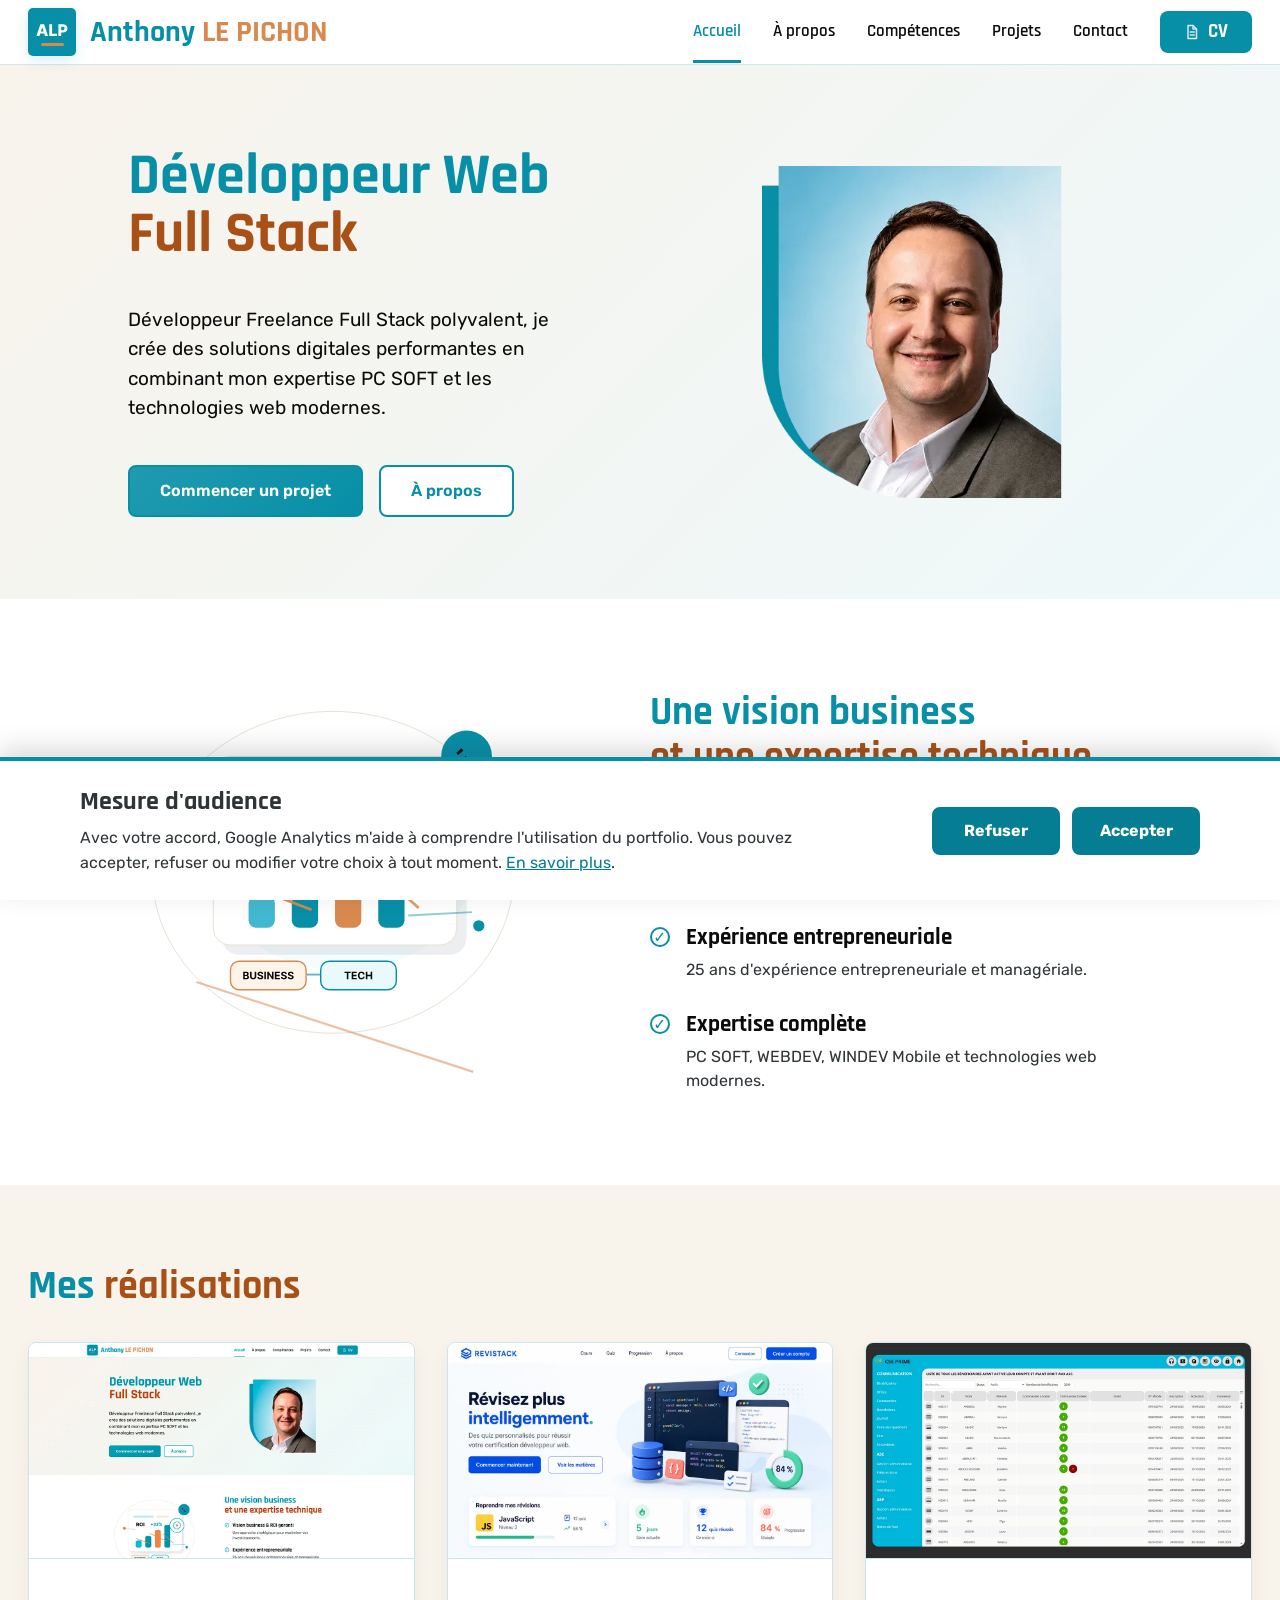
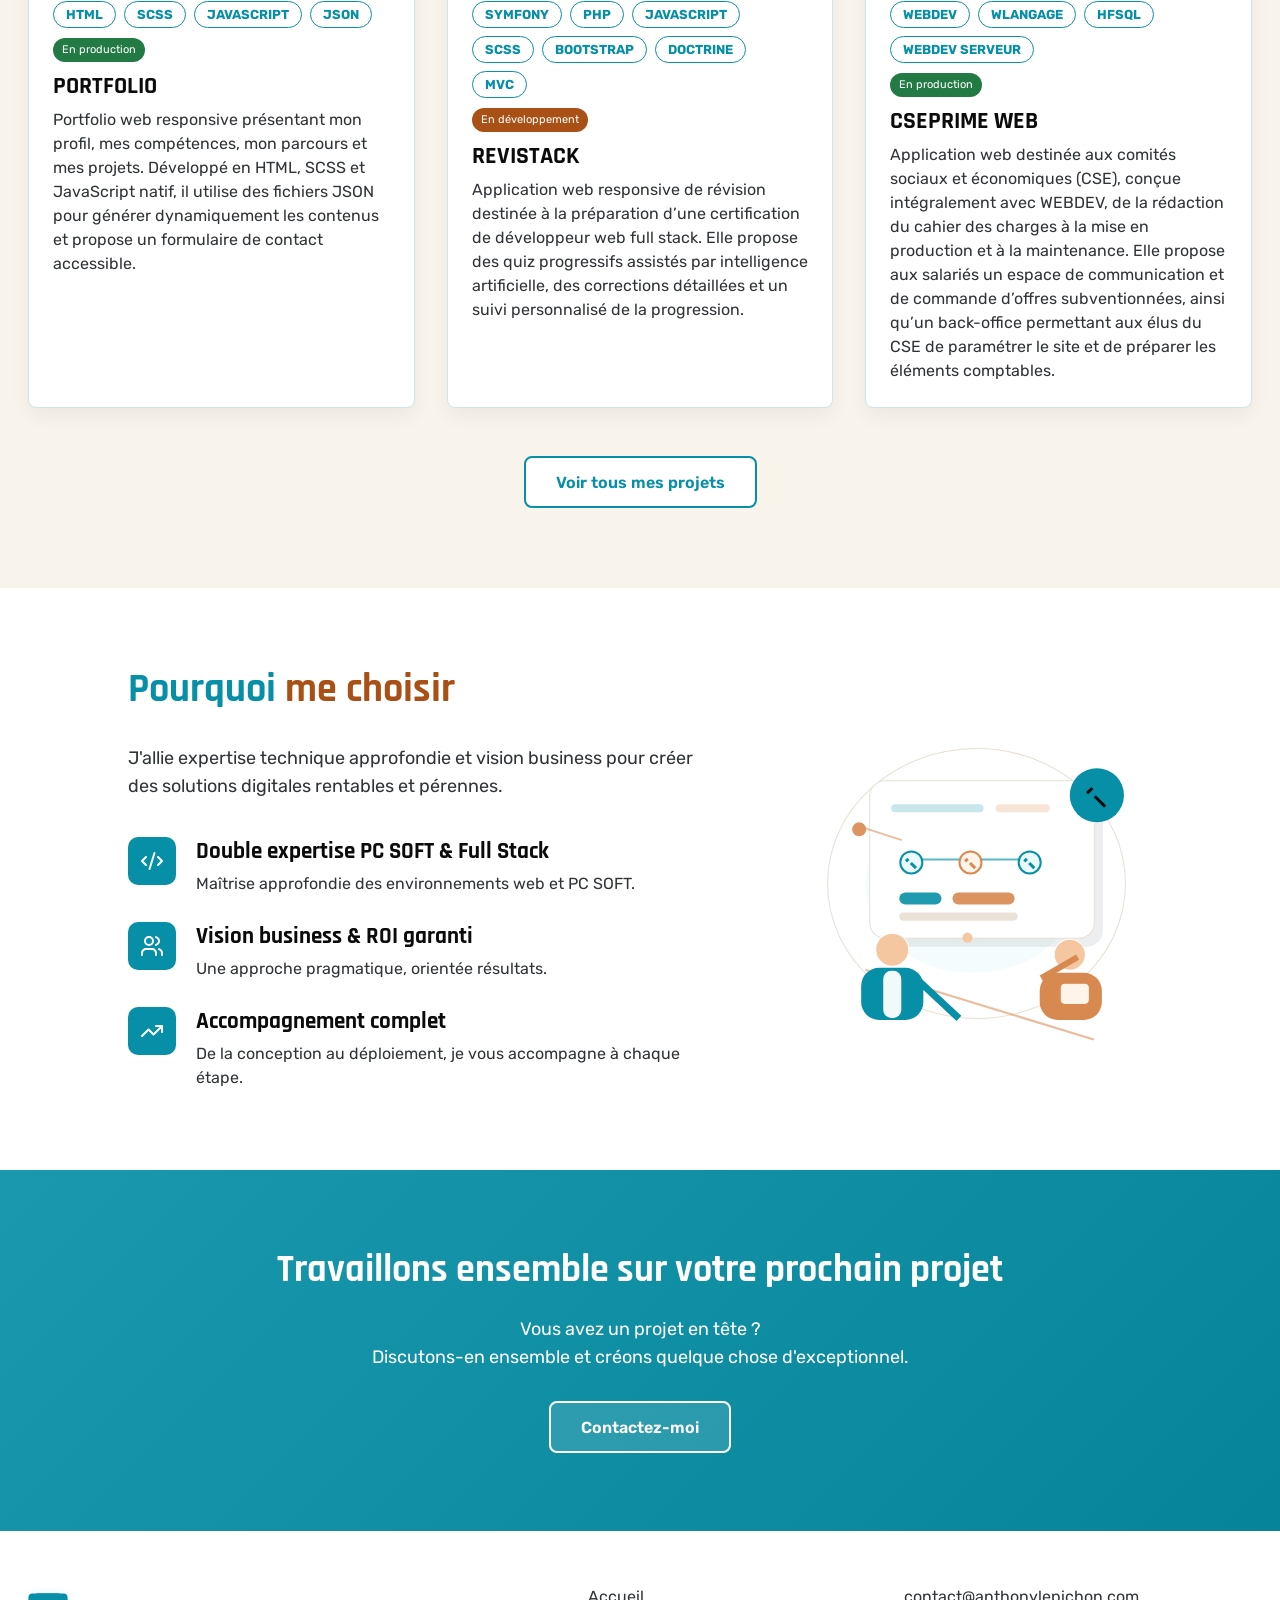
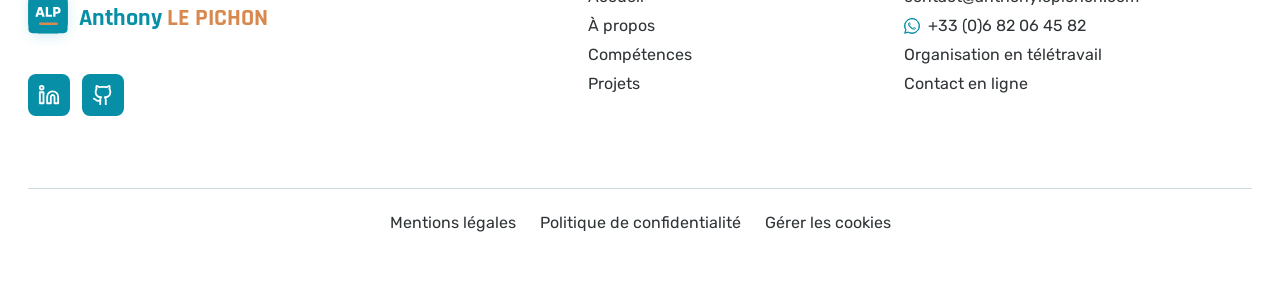
<file: index.html>
<!DOCTYPE html>
<html lang="fr">
<head>
    <meta charset="UTF-8">
    <meta name="viewport" content="width=device-width, initial-scale=1.0">
    <link rel="icon" href="assets/images/favicon/favicon.ico" sizes="any">
    <link rel="icon" type="image/png" sizes="32x32" href="assets/images/favicon/favicon-32x32.png">
    <link rel="icon" type="image/png" sizes="16x16" href="assets/images/favicon/favicon-16x16.png">
    <link rel="apple-touch-icon" sizes="180x180" href="assets/images/favicon/apple-touch-icon.png">
    <link rel="canonical" href="https://anthonylepichon.com/">
    <link rel="stylesheet" href="css/style.css">
    <meta name="description" content="Découvrez le portfolio d'Anthony Le Pichon, développeur web full stack freelance spécialisé dans les solutions web modernes et les technologies PC SOFT.">
    <!-- Ces métadonnées créent un aperçu clair lorsque le lien est partagé. -->
    <meta property="og:type" content="website">
    <meta property="og:locale" content="fr_FR">
    <meta property="og:site_name" content="Anthony Le Pichon">
    <meta property="og:title" content="Anthony Le Pichon | Développeur web full stack">
    <meta property="og:description" content="Portfolio d'Anthony Le Pichon, développeur web full stack freelance spécialisé dans les solutions web modernes et les technologies PC SOFT.">
    <meta property="og:url" content="https://anthonylepichon.com/">
    <meta property="og:image" content="https://anthonylepichon.com/assets/images/profile/portrait-anthony-le-pichon.png">
    <title>Anthony Le Pichon | Développeur web full stack</title>
</head>

<body>
    <!-- Ce lien apparaît au clavier et permet d'éviter toute la navigation principale. -->
    <a class="skip-link" href="#main-content">Aller au contenu principal</a>

    <!--
        Le header est écrit dans chaque page pour rester présent même sans JavaScript.
        Ses styles et le comportement du menu mobile restent dans des fichiers communs.
    -->
    <header class="site-header">
        <div class="site-header__inner">
            <a
                class="site-header__brand"
                href="/"
                aria-label="Accueil du portfolio d'Anthony Le Pichon"
            >
                <img
                    class="site-header__logo"
                    src="assets/images/logos/logo.svg"
                    alt=""
                >
                <span>Anthony <span class="site-header__surname">LE PICHON</span></span>
            </a>

            <!-- Ce bouton est visible uniquement sur tablette et mobile. -->
            <button
                class="site-header__menu-button"
                type="button"
                aria-label="Ouvrir le menu"
                aria-controls="site-navigation"
                aria-expanded="false"
            >
                <span class="site-header__menu-line"></span>
                <span class="site-header__menu-line"></span>
                <span class="site-header__menu-line"></span>
            </button>

            <nav id="site-navigation" class="site-navigation" aria-label="Navigation principale">
                <ul class="site-navigation__list">
                    <li><a class="site-navigation__link" href="/" aria-current="page">Accueil</a></li>
                    <li><a class="site-navigation__link" href="pages/a-propos.html">À propos</a></li>
                    <li><a class="site-navigation__link" href="pages/competences.html">Compétences</a></li>
                    <li><a class="site-navigation__link" href="pages/projets.html">Projets</a></li>
                    <li><a class="site-navigation__link" href="pages/contact.html">Contact</a></li>
                    <li>
                        <a
                            class="site-navigation__cv"
                            href="assets/documents/CV/CV-anthony-le-pichon.pdf"
                            target="_blank"
                            rel="noopener noreferrer"
                            aria-label="Consulter le CV d'Anthony Le Pichon au format PDF, nouvel onglet"
                        >
                            <img src="assets/images/icons/document.svg" alt="">
                            <span>CV</span>
                        </a>
                    </li>
                </ul>
            </nav>
        </div>
    </header>
    <!-- Fin du header. -->

    <!-- Début du contenu principal : présentation, vision, réalisations et appel à l'action. -->
    <main id="main-content" tabindex="-1">
        <!-- Section Accueil : présente le métier, la proposition de valeur et les actions principales. -->
        <section id="accueil" class="home-hero" aria-labelledby="home-title">
            <div class="home-container home-hero__inner">
                <div class="home-hero__content">
                    <h1 id="home-title" class="home-hero__title">
                        <span>Développeur Web</span>
                        <span class="text-accent">Full Stack</span>
                    </h1>

                    <p class="home-hero__description">
                        Développeur Freelance Full Stack polyvalent, je crée des solutions digitales
                        performantes en combinant mon expertise PC SOFT et les technologies web modernes.
                    </p>

                    <div class="home-hero__actions">
                        <a class="button button--primary" href="pages/contact.html">Commencer un projet</a>
                        <a class="button button--secondary" href="pages/a-propos.html">À propos</a>
                    </div>
                </div>

                <div class="home-hero__portrait">
                    <img
                        class="home-hero__portrait-image"
                        src="assets/images/profile/portrait-anthony-le-pichon.webp"
                        alt="Portrait d'Anthony Le Pichon"
                        fetchpriority="high"
                    >
                </div>
            </div>
        </section>
        <!-- Fin de la section Accueil. -->

        <!-- Section Vision : explique l'approche business et l'expertise technique proposée. -->
        <section class="home-section home-vision" aria-labelledby="vision-title">
            <div class="home-container home-vision__inner">
                <div class="home-vision__illustration">
                    <img
                        class="home-vision__image"
                        src="assets/images/illustrations/vision.svg"
                        alt=""
                    >
                </div>

                <div class="home-vision__content">
                    <h2 id="vision-title" class="section-title">
                        <span>Une vision business</span>
                        <span class="text-accent">et une expertise technique</span>
                    </h2>

                    <ul class="benefit-list">
                        <li class="benefit-list__item">
                            <img class="benefit-list__check" src="assets/images/icons/check.svg" alt="">
                            <div>
                                <h3>Vision business &amp; ROI garanti</h3>
                                <p>Une approche stratégique pour maximiser vos investissements.</p>
                            </div>
                        </li>
                        <li class="benefit-list__item">
                            <img class="benefit-list__check" src="assets/images/icons/check.svg" alt="">
                            <div>
                                <h3>Expérience entrepreneuriale</h3>
                                <p>25 ans d'expérience entrepreneuriale et managériale.</p>
                            </div>
                        </li>
                        <li class="benefit-list__item">
                            <img class="benefit-list__check" src="assets/images/icons/check.svg" alt="">
                            <div>
                                <h3>Expertise complète</h3>
                                <p>PC SOFT, WEBDEV, WINDEV Mobile et technologies web modernes.</p>
                            </div>
                        </li>
                    </ul>
                </div>
            </div>
        </section>
        <!-- Fin de la section Vision. -->

        <!-- Section Réalisations : présente une sélection de projets avant la page détaillée. -->
        <section id="projets" class="home-section home-projects" aria-labelledby="projects-title">
            <div class="home-container">
                <h2 id="projects-title" class="section-title section-title--inline">
                    <span>Mes</span> <span class="text-accent">réalisations</span>
                </h2>

                <!-- Les trois projets avec "featured": true sont créés depuis data/projects.json. -->
                <p id="home-projects-status" class="visually-hidden" role="status" aria-live="polite">
                    Chargement des réalisations…
                </p>
                <div id="home-projects-list" class="project-grid"></div>

                <noscript>
                    <p class="project-grid__status">
                        JavaScript doit être activé pour afficher les réalisations.
                    </p>
                </noscript>

                <div class="home-projects__action">
                    <a class="button button--secondary" href="pages/projets.html">Voir tous mes projets</a>
                </div>
            </div>
        </section>
        <!-- Fin de la section Réalisations. -->

        <!-- Section Pourquoi me choisir : met en avant les bénéfices de l'accompagnement. -->
        <section class="home-section home-choice" aria-labelledby="choice-title">
            <div class="home-container home-choice__inner">
                <div class="home-choice__content">
                    <h2 id="choice-title" class="section-title section-title--inline">
                        <span>Pourquoi</span> <span class="text-accent">me choisir</span>
                    </h2>

                    <p class="home-choice__introduction">
                        J'allie expertise technique approfondie et vision business pour créer des
                        solutions digitales rentables et pérennes.
                    </p>

                    <ul class="choice-list">
                        <li class="choice-list__item">
                            <img class="choice-list__icon" src="assets/images/icons/code.svg" alt="">
                            <div>
                                <h3>Double expertise PC SOFT &amp; Full Stack</h3>
                                <p>Maîtrise approfondie des environnements web et PC SOFT.</p>
                            </div>
                        </li>
                        <li class="choice-list__item">
                            <img class="choice-list__icon" src="assets/images/icons/group.svg" alt="">
                            <div>
                                <h3>Vision business &amp; ROI garanti</h3>
                                <p>Une approche pragmatique, orientée résultats.</p>
                            </div>
                        </li>
                        <li class="choice-list__item">
                            <img class="choice-list__icon" src="assets/images/icons/arrow.svg" alt="">
                            <div>
                                <h3>Accompagnement complet</h3>
                                <p>De la conception au déploiement, je vous accompagne à chaque étape.</p>
                            </div>
                        </li>
                    </ul>
                </div>

                <div class="home-choice__illustration">
                    <img
                        class="home-choice__image"
                        src="assets/images/illustrations/accompagnement.svg"
                        alt=""
                    >
                </div>
            </div>
        </section>
        <!-- Fin de la section Pourquoi me choisir. -->

        <!-- Section Contact : invite le visiteur à démarrer une discussion sur son projet. -->
        <section class="home-contact" aria-labelledby="contact-title">
            <div class="home-container home-contact__inner">
                <h2 id="contact-title">Travaillons ensemble sur votre prochain projet</h2>
                <p>
                    Vous avez un projet en tête ?<br>
                    Discutons-en ensemble et créons quelque chose d'exceptionnel.
                </p>
                <a class="button button--light" href="pages/contact.html">Contactez-moi</a>
            </div>
        </section>
        <!-- Fin de la section Contact. -->
    </main>
    <!-- Fin du contenu principal. -->

    <!-- Début du footer : liens utiles, réseaux professionnels et coordonnées. -->
    <footer class="site-footer">
        <div class="home-container site-footer__inner">
            <div class="site-footer__identity">
                <a
                    class="site-footer__brand"
                    href="/"
                    aria-label="Accueil du portfolio d'Anthony Le Pichon"
                >
                    <img class="site-footer__logo" src="assets/images/logos/logo.svg" alt="">
                    <span>Anthony <span class="site-footer__surname">LE PICHON</span></span>
                </a>

                <ul class="site-footer__socials" aria-label="Réseaux professionnels">
                    <li>
                        <a
                            href="https://www.linkedin.com/in/anthonylepichon/"
                            target="_blank"
                            rel="noopener noreferrer"
                            aria-label="Profil LinkedIn d'Anthony Le Pichon, nouvel onglet"
                        >
                            <img src="assets/images/icons/linkedin.svg" alt="">
                        </a>
                    </li>
                    <li>
                        <a
                            href="https://github.com/anthonylepichon"
                            target="_blank"
                            rel="noopener noreferrer"
                            aria-label="Profil GitHub d'Anthony Le Pichon, nouvel onglet"
                        >
                            <img src="assets/images/icons/github.svg" alt="">
                        </a>
                    </li>
                </ul>
            </div>

            <nav class="site-footer__navigation" aria-label="Navigation secondaire">
                <ul>
                    <li><a href="/" aria-current="page">Accueil</a></li>
                    <li><a href="pages/a-propos.html">À propos</a></li>
                    <li><a href="pages/competences.html">Compétences</a></li>
                    <li><a href="pages/projets.html">Projets</a></li>
                </ul>
            </nav>

            <nav class="site-footer__legal" aria-label="Informations légales">
                <ul>
                    <li><a href="pages/mentions-legales.html">Mentions légales</a></li>
                    <li><a href="pages/politique-confidentialite.html">Politique de confidentialité</a></li>
                    <!-- Ce bouton rouvre le choix des cookies sans changer de page. -->
                    <li><button class="site-footer__cookie-settings" type="button" hidden>Gérer les cookies</button></li>
                </ul>
            </nav>

            <address class="site-footer__contact">
                <a href="mailto:contact@anthonylepichon.com">contact@anthonylepichon.com</a>
                <a
                    class="site-footer__contact-link"
                    href="https://wa.me/33682064582"
                    aria-label="+33 (0)6 82 06 45 82 : contacter Anthony Le Pichon sur WhatsApp"
                >
                    <img src="assets/images/icons/whatsapp.svg" alt="">
                    <span>+33 (0)6 82 06 45 82</span>
                </a>
                <p>Organisation en télétravail</p>
                <a href="pages/contact.html">Contact en ligne</a>
            </address>
        </div>
    </footer>
    <!-- Fin du footer. -->

    <!--
        Gestion des cookies : le bandeau reste caché lorsqu'un choix a déjà été enregistré.
        Les deux boutons ont la même importance et aucune donnée n'est envoyée avant l'acceptation.
    -->
    <aside class="cookie-banner" aria-labelledby="cookie-consent-title" hidden>
        <div class="cookie-banner__inner">
            <div class="cookie-banner__content">
                <h2 id="cookie-consent-title" tabindex="-1">Mesure d'audience</h2>
                <p>
                    Avec votre accord, Google Analytics m'aide à comprendre l'utilisation du portfolio.
                    Vous pouvez accepter, refuser ou modifier votre choix à tout moment.
                    <a href="pages/politique-confidentialite.html#analytics">En savoir plus</a>.
                </p>
            </div>
            <div class="cookie-banner__actions">
                <button id="cookie-consent-refuse" class="cookie-banner__button" type="button">Refuser</button>
                <button id="cookie-consent-accept" class="cookie-banner__button" type="button">Accepter</button>
            </div>
        </div>
    </aside>
    <p id="cookie-consent-status" class="visually-hidden" aria-live="polite"></p>

    <!--
        Données structurées SEO : ce bloc décrit l'identité professionnelle présentée
        sur le portfolio. Il n'affiche aucun contenu, mais aide les moteurs de recherche
        à relier le site aux profils publics LinkedIn et GitHub d'Anthony Le Pichon.
    -->
    <script type="application/ld+json">
        {
            "@context": "https://schema.org",
            "@type": "Person",
            "@id": "https://anthonylepichon.com/#person",
            "name": "Anthony Le Pichon",
            "url": "https://anthonylepichon.com/",
            "image": "https://anthonylepichon.com/assets/images/profile/portrait-anthony-le-pichon.png",
            "jobTitle": "Développeur web full stack freelance",
            "sameAs": [
                "https://www.linkedin.com/in/anthonylepichon/",
                "https://github.com/anthonylepichon"
            ]
        }
    </script>

    <!-- Le script est placé à la fin pour que le HTML soit chargé avant son exécution. -->
    <script src="js/header.js"></script>
    <script src="js/page-transitions.js"></script>
    <script src="js/content-animations.js"></script>
    <script src="js/home-projects.js"></script>
    <script src="js/analytics-consent.js"></script>
</body>
</html>
</file>
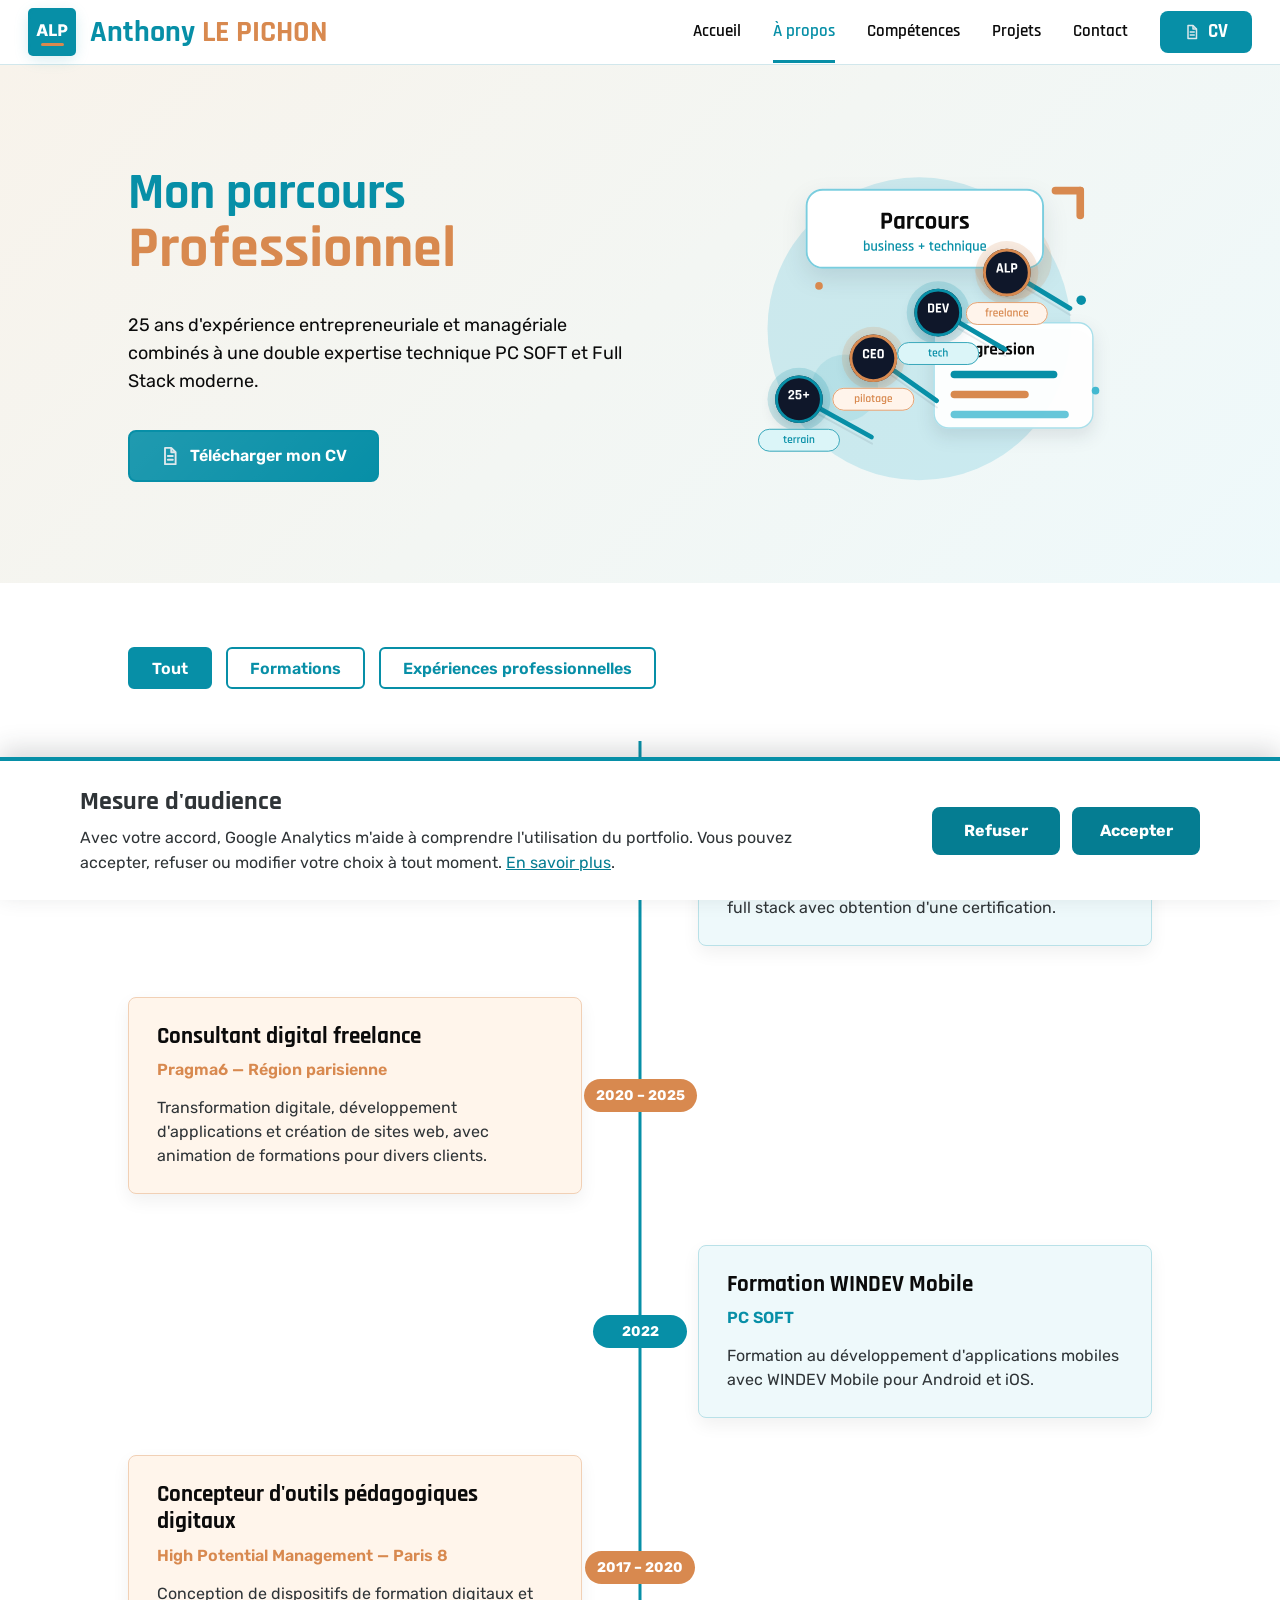
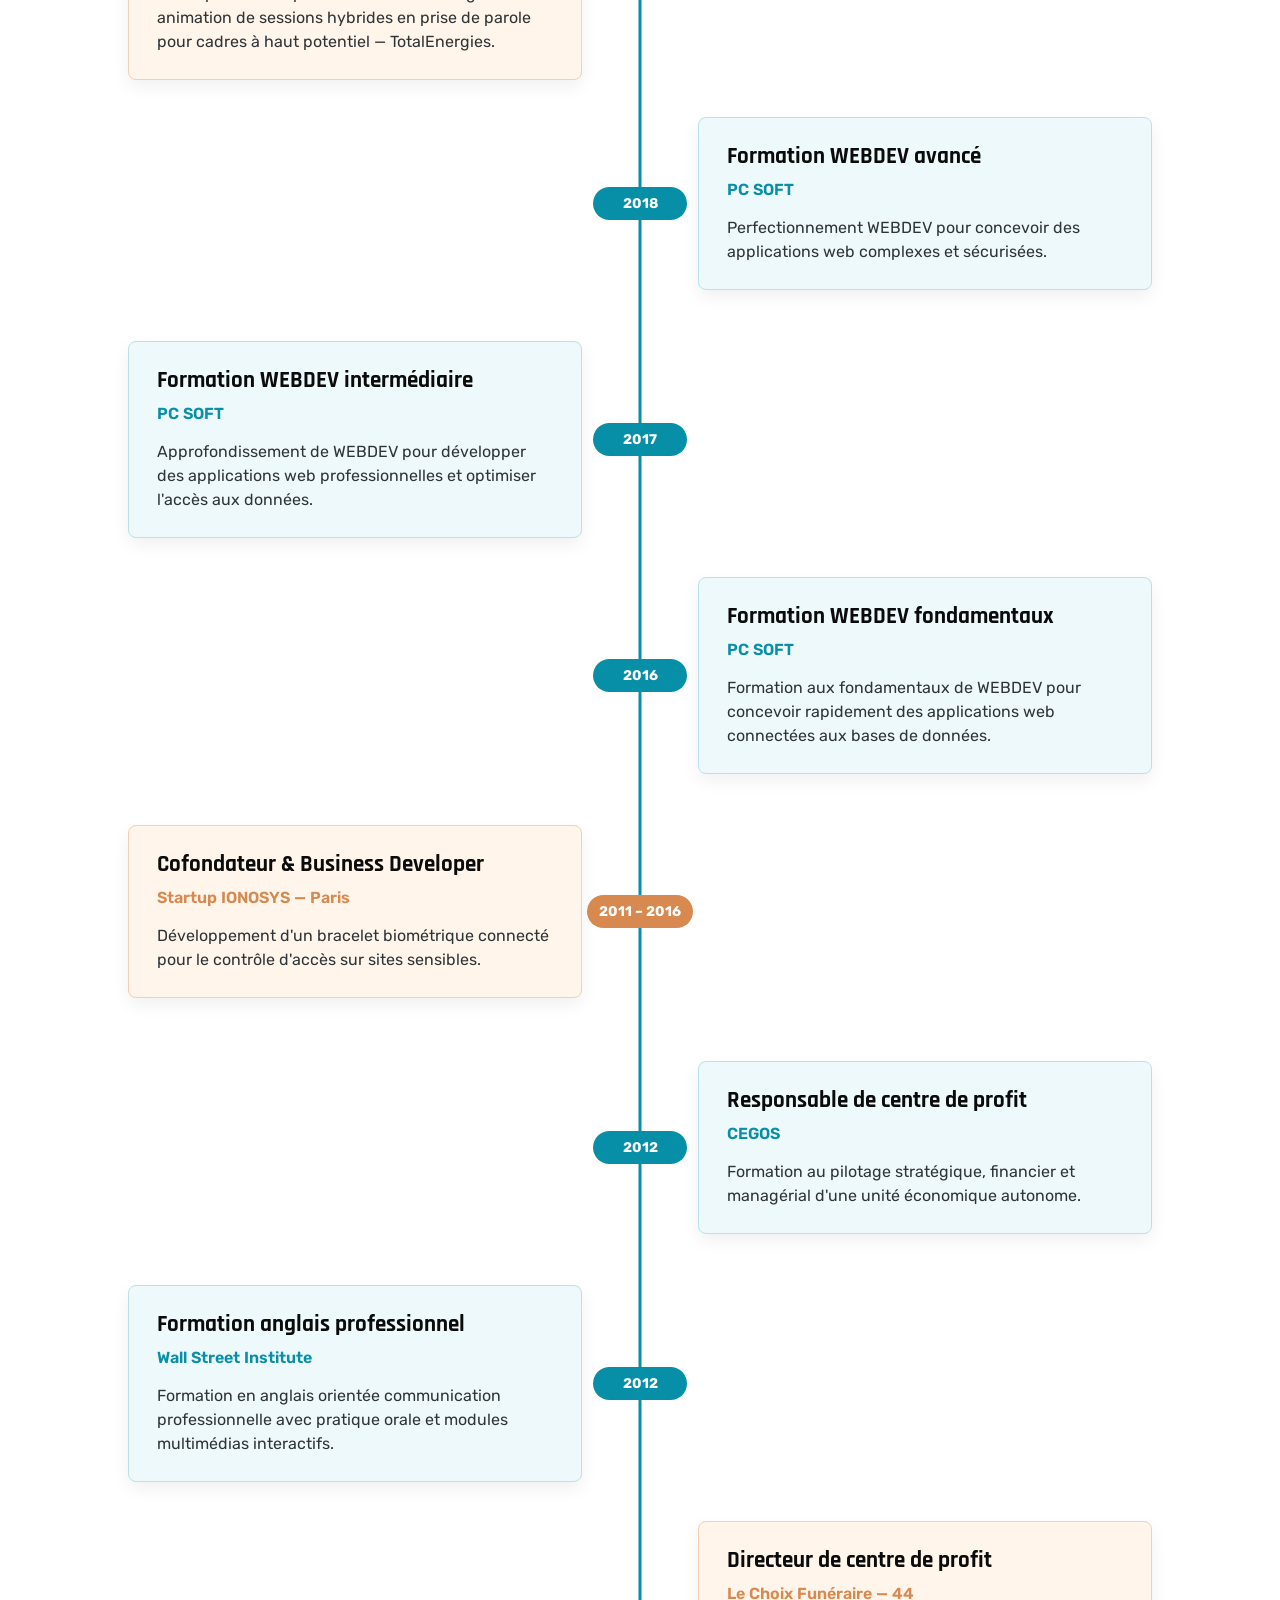
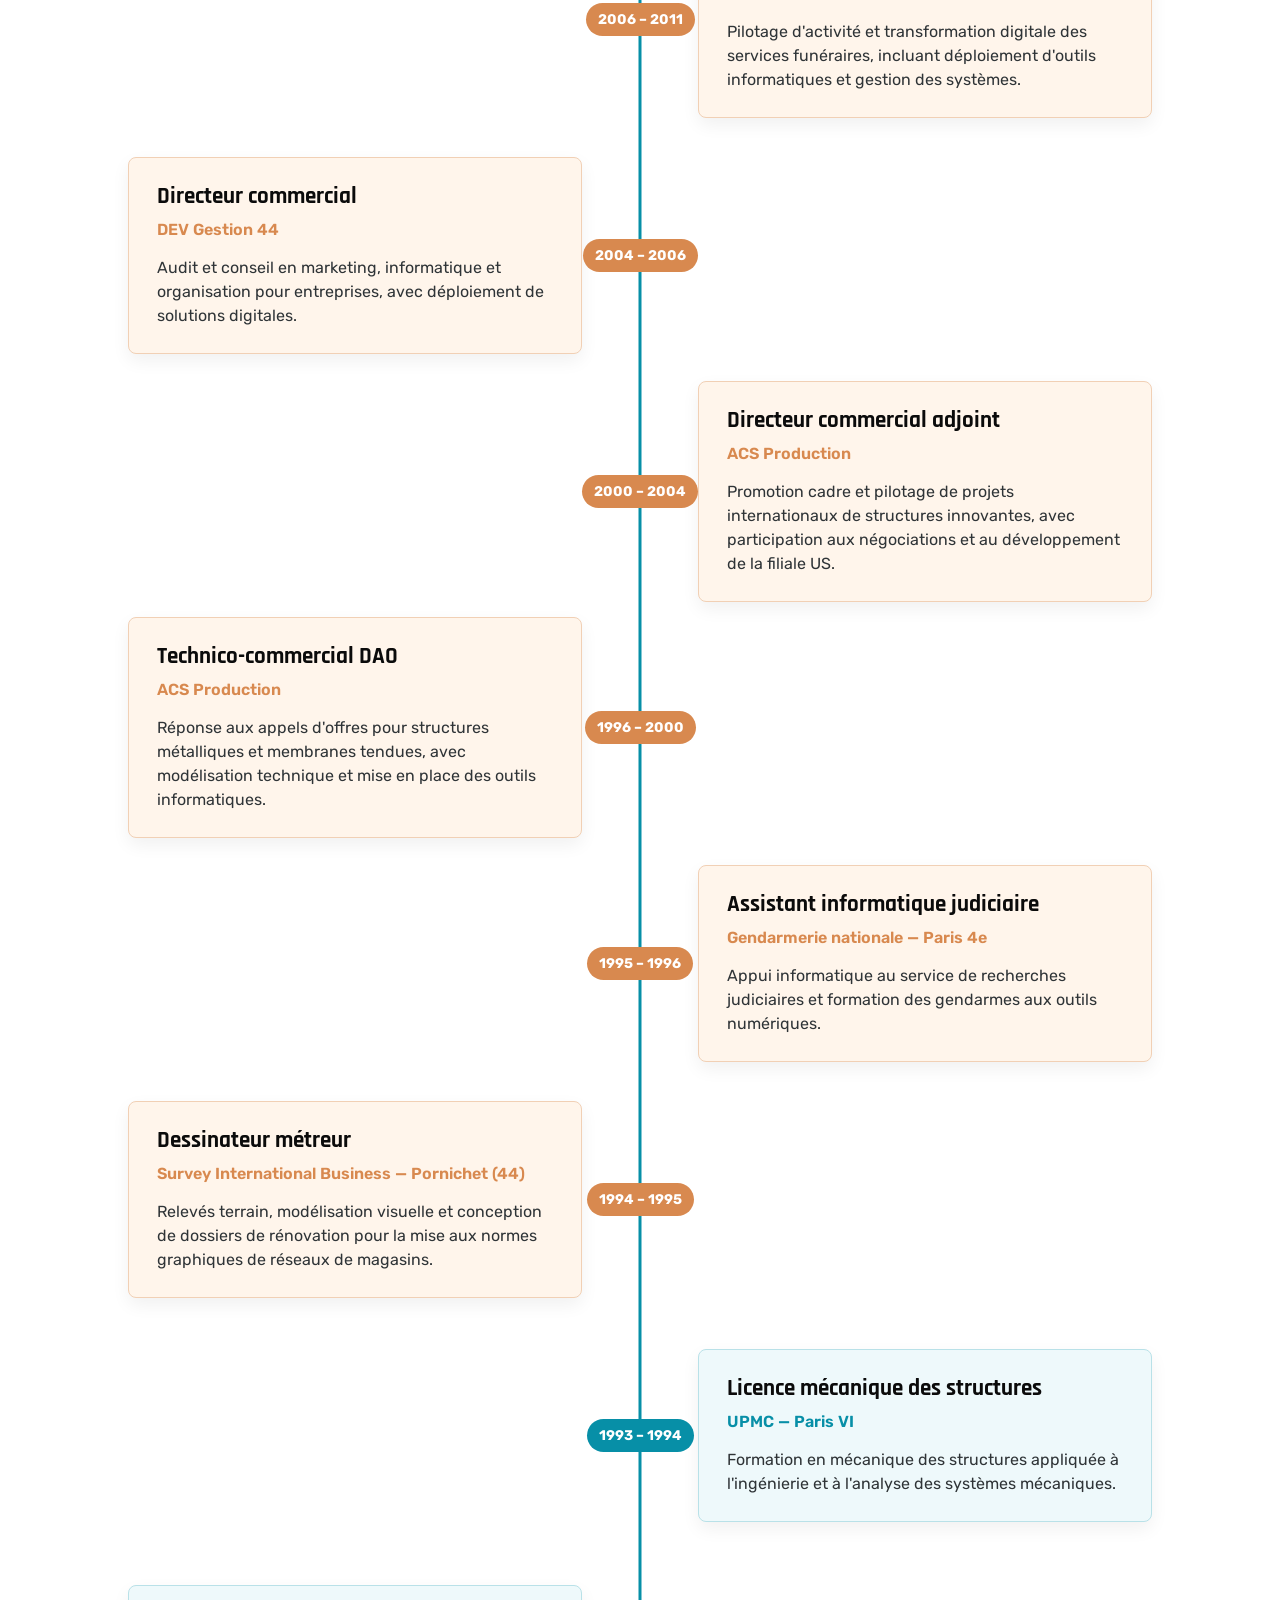
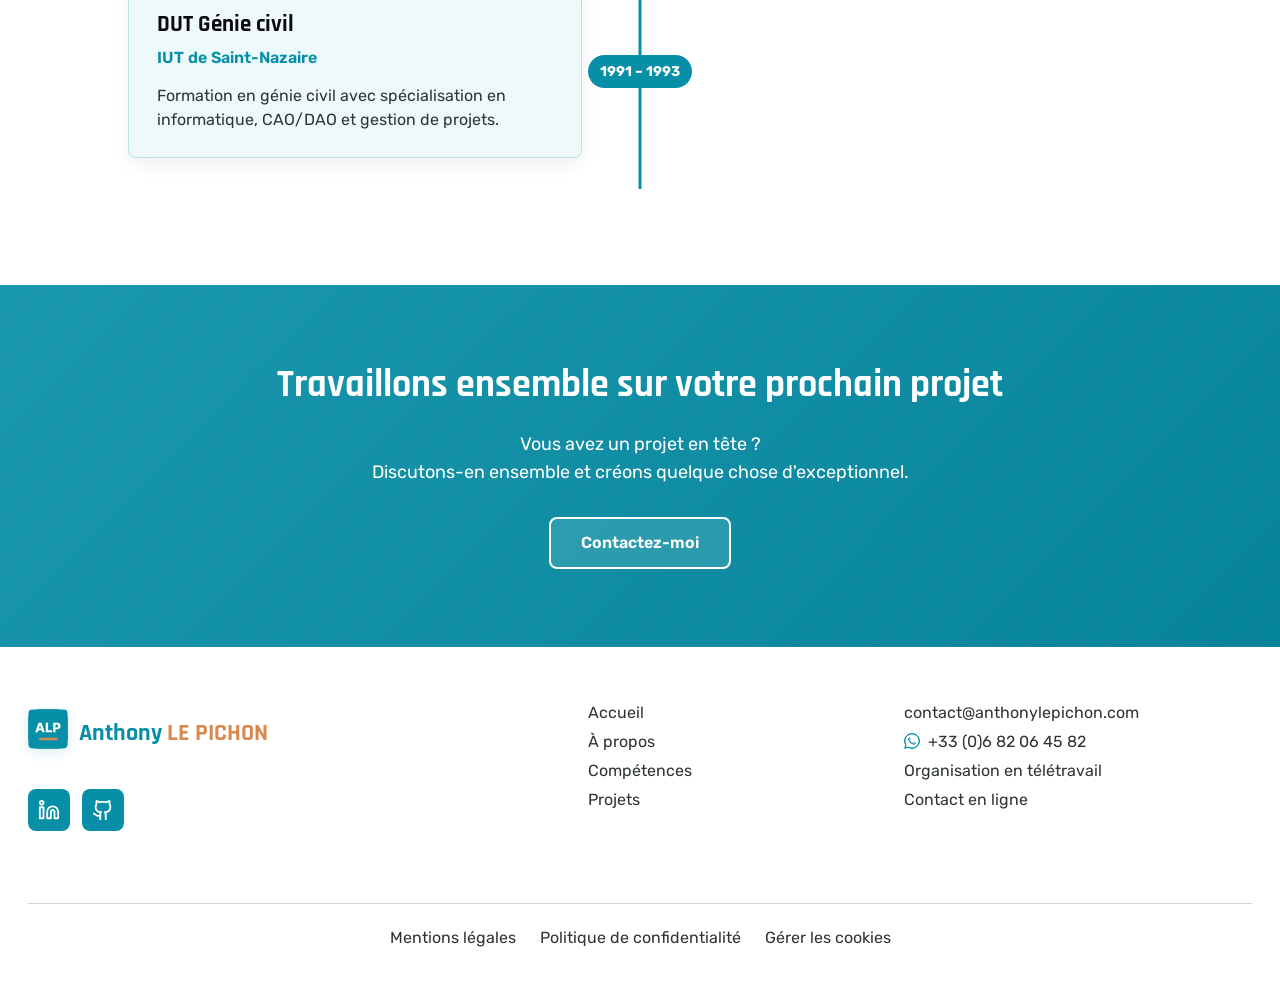
<file: pages/a-propos.html>
<!DOCTYPE html>
<html lang="fr">
<head>
    <meta charset="UTF-8">
    <meta name="viewport" content="width=device-width, initial-scale=1.0">
    <link rel="icon" href="../assets/images/favicon/favicon.ico" sizes="any">
    <link rel="icon" type="image/png" sizes="32x32" href="../assets/images/favicon/favicon-32x32.png">
    <link rel="icon" type="image/png" sizes="16x16" href="../assets/images/favicon/favicon-16x16.png">
    <link rel="apple-touch-icon" sizes="180x180" href="../assets/images/favicon/apple-touch-icon.png">
    <link rel="canonical" href="https://anthonylepichon.com/pages/a-propos.html">
    <link rel="stylesheet" href="../css/style.css">
    <meta name="description" content="Découvrez le parcours professionnel d'Anthony Le Pichon, développeur web full stack, entrepreneur et spécialiste des technologies PC SOFT.">
    <!-- Ces métadonnées créent un aperçu clair lorsque le lien est partagé. -->
    <meta property="og:type" content="website">
    <meta property="og:locale" content="fr_FR">
    <meta property="og:site_name" content="Anthony Le Pichon">
    <meta property="og:title" content="À propos | Anthony Le Pichon">
    <meta property="og:description" content="Découvrez le parcours professionnel d'Anthony Le Pichon, développeur web full stack et spécialiste des technologies PC SOFT.">
    <meta property="og:url" content="https://anthonylepichon.com/pages/a-propos.html">
    <meta property="og:image" content="https://anthonylepichon.com/assets/images/profile/portrait-anthony-le-pichon.png">
    <title>À propos | Anthony Le Pichon, développeur web full stack</title>
</head>

<body>
    <!-- Ce lien apparaît au clavier et permet d'éviter toute la navigation principale. -->
    <a class="skip-link" href="#main-content">Aller au contenu principal</a>

    <header class="site-header">
        <div class="site-header__inner">
            <a
                class="site-header__brand"
                href="/"
                aria-label="Accueil du portfolio d'Anthony Le Pichon"
            >
                <img
                    class="site-header__logo"
                    src="../assets/images/logos/logo.svg"
                    alt=""
                >
                <span>Anthony <span class="site-header__surname">LE PICHON</span></span>
            </a>

            <!-- Ce bouton est visible uniquement sur tablette et mobile. -->
            <button
                class="site-header__menu-button"
                type="button"
                aria-label="Ouvrir le menu"
                aria-controls="site-navigation"
                aria-expanded="false"
            >
                <span class="site-header__menu-line"></span>
                <span class="site-header__menu-line"></span>
                <span class="site-header__menu-line"></span>
            </button>

            <nav id="site-navigation" class="site-navigation" aria-label="Navigation principale">
                <ul class="site-navigation__list">
                    <li><a class="site-navigation__link" href="/">Accueil</a></li>
                    <li><a class="site-navigation__link" href="a-propos.html" aria-current="page">À propos</a></li>
                    <li><a class="site-navigation__link" href="competences.html">Compétences</a></li>
                    <li><a class="site-navigation__link" href="projets.html">Projets</a></li>
                    <li><a class="site-navigation__link" href="contact.html">Contact</a></li>
                    <li>
                        <a
                            class="site-navigation__cv"
                            href="../assets/documents/CV/CV-anthony-le-pichon.pdf"
                            target="_blank"
                            rel="noopener noreferrer"
                            aria-label="Consulter le CV d'Anthony Le Pichon au format PDF, nouvel onglet"
                        >
                            <img src="../assets/images/icons/document.svg" alt="">
                            <span>CV</span>
                        </a>
                    </li>
                </ul>
            </nav>
        </div>
    </header>
    <!-- Fin du header. -->

    <!-- Début du contenu principal : parcours professionnel, frise chronologique et contact. -->
    <main id="main-content" tabindex="-1">
        <!-- Section Hero : présente le parcours et propose le téléchargement du CV. -->
        <section class="about-hero" aria-labelledby="about-title">
            <div class="about-container about-hero__inner">
                <div class="about-hero__content">
                    <h1 id="about-title" class="about-hero__title">
                        <span>Mon parcours</span>
                        <span class="about-hero__title-accent">Professionnel</span>
                    </h1>
                    <p class="about-hero__description">
                        25 ans d'expérience entrepreneuriale et managériale combinés à une double
                        expertise technique PC SOFT et Full Stack moderne.
                    </p>
                    <a
                        class="button button--primary about-hero__cv"
                        href="../assets/documents/CV/CV-anthony-le-pichon.pdf"
                        download="cv-anthony-le-pichon.pdf"
                    >
                        <img src="../assets/images/icons/document.svg" alt="">
                        <span>Télécharger mon CV</span>
                    </a>
                </div>

                <!-- L'illustration complète le titre, mais n'ajoute aucune information au texte. -->
                <div class="about-hero__illustration" aria-hidden="true">
                    <img
                        class="about-hero__image"
                        src="../assets/images/illustrations/parcours.svg"
                        alt=""
                    >
                </div>
            </div>
        </section>
        <!-- Fin de la section Hero. -->

        <!-- Section Parcours : affiche la frise et les filtres par type d'expérience. -->
        <section class="about-timeline" aria-labelledby="timeline-title">
            <div class="about-container">
                <h2 id="timeline-title" class="visually-hidden">Parcours professionnel et formations</h2>

                <!-- Les filtres et les cartes de la frise sont créés depuis data/experiences.json. -->
                <div
                    id="timeline-filters"
                    class="timeline-filters"
                    role="group"
                    aria-label="Filtrer le parcours"
                ></div>

                <p id="timeline-status" class="visually-hidden" role="status" aria-live="polite">
                    Chargement du parcours…
                </p>

                <!-- JavaScript crée les entrées en conservant l'ordre chronologique défini dans le JSON. -->
                <ol id="timeline-list" class="timeline-list"></ol>

                <noscript>
                    <p class="timeline-status">
                        JavaScript doit être activé pour afficher le parcours professionnel et les formations.
                    </p>
                </noscript>
            </div>
        </section>
        <!-- Fin de la section Parcours. -->

        <!-- Section Contact : invite le visiteur à échanger sur un projet. -->
        <section class="home-contact" aria-labelledby="about-contact-title">
            <div class="home-container home-contact__inner">
                <h2 id="about-contact-title">Travaillons ensemble sur votre prochain projet</h2>
                <p>
                    Vous avez un projet en tête ?<br>
                    Discutons-en ensemble et créons quelque chose d'exceptionnel.
                </p>
                <a class="button button--light" href="contact.html">Contactez-moi</a>
            </div>
        </section>
        <!-- Fin de la section Contact. -->
    </main>
    <!-- Fin du contenu principal. -->

    <!-- Début du footer : liens utiles, réseaux professionnels et coordonnées. -->
    <footer class="site-footer">
        <div class="home-container site-footer__inner">
            <div class="site-footer__identity">
                <a
                    class="site-footer__brand"
                    href="/"
                    aria-label="Accueil du portfolio d'Anthony Le Pichon"
                >
                    <img class="site-footer__logo" src="../assets/images/logos/logo.svg" alt="">
                    <span>Anthony <span class="site-footer__surname">LE PICHON</span></span>
                </a>

                <ul class="site-footer__socials" aria-label="Réseaux professionnels">
                    <li>
                        <a
                            href="https://www.linkedin.com/in/anthonylepichon/"
                            target="_blank"
                            rel="noopener noreferrer"
                            aria-label="Profil LinkedIn d'Anthony Le Pichon, nouvel onglet"
                        >
                            <img src="../assets/images/icons/linkedin.svg" alt="">
                        </a>
                    </li>
                    <li>
                        <a
                            href="https://github.com/anthonylepichon"
                            target="_blank"
                            rel="noopener noreferrer"
                            aria-label="Profil GitHub d'Anthony Le Pichon, nouvel onglet"
                        >
                            <img src="../assets/images/icons/github.svg" alt="">
                        </a>
                    </li>
                </ul>
            </div>

            <nav class="site-footer__navigation" aria-label="Navigation secondaire">
                <ul>
                    <li><a href="/">Accueil</a></li>
                    <li><a href="a-propos.html" aria-current="page">À propos</a></li>
                    <li><a href="competences.html">Compétences</a></li>
                    <li><a href="projets.html">Projets</a></li>
                </ul>
            </nav>

            <nav class="site-footer__legal" aria-label="Informations légales">
                <ul>
                    <li><a href="mentions-legales.html">Mentions légales</a></li>
                    <li><a href="politique-confidentialite.html">Politique de confidentialité</a></li>
                    <!-- Ce bouton rouvre le choix des cookies sans changer de page. -->
                    <li><button class="site-footer__cookie-settings" type="button" hidden>Gérer les cookies</button></li>
                </ul>
            </nav>

            <address class="site-footer__contact">
                <a href="mailto:contact@anthonylepichon.com">contact@anthonylepichon.com</a>
                <a
                    class="site-footer__contact-link"
                    href="https://wa.me/33682064582"
                    aria-label="+33 (0)6 82 06 45 82 : contacter Anthony Le Pichon sur WhatsApp"
                >
                    <img src="../assets/images/icons/whatsapp.svg" alt="">
                    <span>+33 (0)6 82 06 45 82</span>
                </a>
                <p>Organisation en télétravail</p>
                <a href="contact.html">Contact en ligne</a>
            </address>
        </div>
    </footer>
    <!-- Fin du footer. -->

    <!--
        Gestion des cookies : le bandeau reste caché lorsqu'un choix a déjà été enregistré.
        Les deux boutons ont la même importance et aucune donnée n'est envoyée avant l'acceptation.
    -->
    <aside class="cookie-banner" aria-labelledby="cookie-consent-title" hidden>
        <div class="cookie-banner__inner">
            <div class="cookie-banner__content">
                <h2 id="cookie-consent-title" tabindex="-1">Mesure d'audience</h2>
                <p>
                    Avec votre accord, Google Analytics m'aide à comprendre l'utilisation du portfolio.
                    Vous pouvez accepter, refuser ou modifier votre choix à tout moment.
                    <a href="politique-confidentialite.html#analytics">En savoir plus</a>.
                </p>
            </div>
            <div class="cookie-banner__actions">
                <button id="cookie-consent-refuse" class="cookie-banner__button" type="button">Refuser</button>
                <button id="cookie-consent-accept" class="cookie-banner__button" type="button">Accepter</button>
            </div>
        </div>
    </aside>
    <p id="cookie-consent-status" class="visually-hidden" aria-live="polite"></p>

    <!--
        Données structurées SEO : ProfilePage précise que cette page présente le profil
        professionnel d'Anthony Le Pichon. Le même identifiant #person que sur l'accueil
        permet aux moteurs de recherche de comprendre qu'il s'agit de la même personne.
    -->
    <script type="application/ld+json">
        {
            "@context": "https://schema.org",
            "@type": "ProfilePage",
            "@id": "https://anthonylepichon.com/pages/a-propos.html#profile-page",
            "url": "https://anthonylepichon.com/pages/a-propos.html",
            "name": "À propos d'Anthony Le Pichon",
            "mainEntity": {
                "@type": "Person",
                "@id": "https://anthonylepichon.com/#person",
                "name": "Anthony Le Pichon",
                "url": "https://anthonylepichon.com/",
                "image": "https://anthonylepichon.com/assets/images/profile/portrait-anthony-le-pichon.png",
                "jobTitle": "Développeur web full stack freelance",
                "sameAs": [
                    "https://www.linkedin.com/in/anthonylepichon/",
                    "https://github.com/anthonylepichon"
                ]
            }
        }
    </script>

    <!-- Le script est placé à la fin pour que le HTML soit chargé avant son exécution. -->
    <script src="../js/header.js"></script>
    <script src="../js/page-transitions.js"></script>
    <script src="../js/content-animations.js"></script>
    <script src="../js/timeline.js"></script>
    <script src="../js/analytics-consent.js"></script>
</body>
</html>
</file>
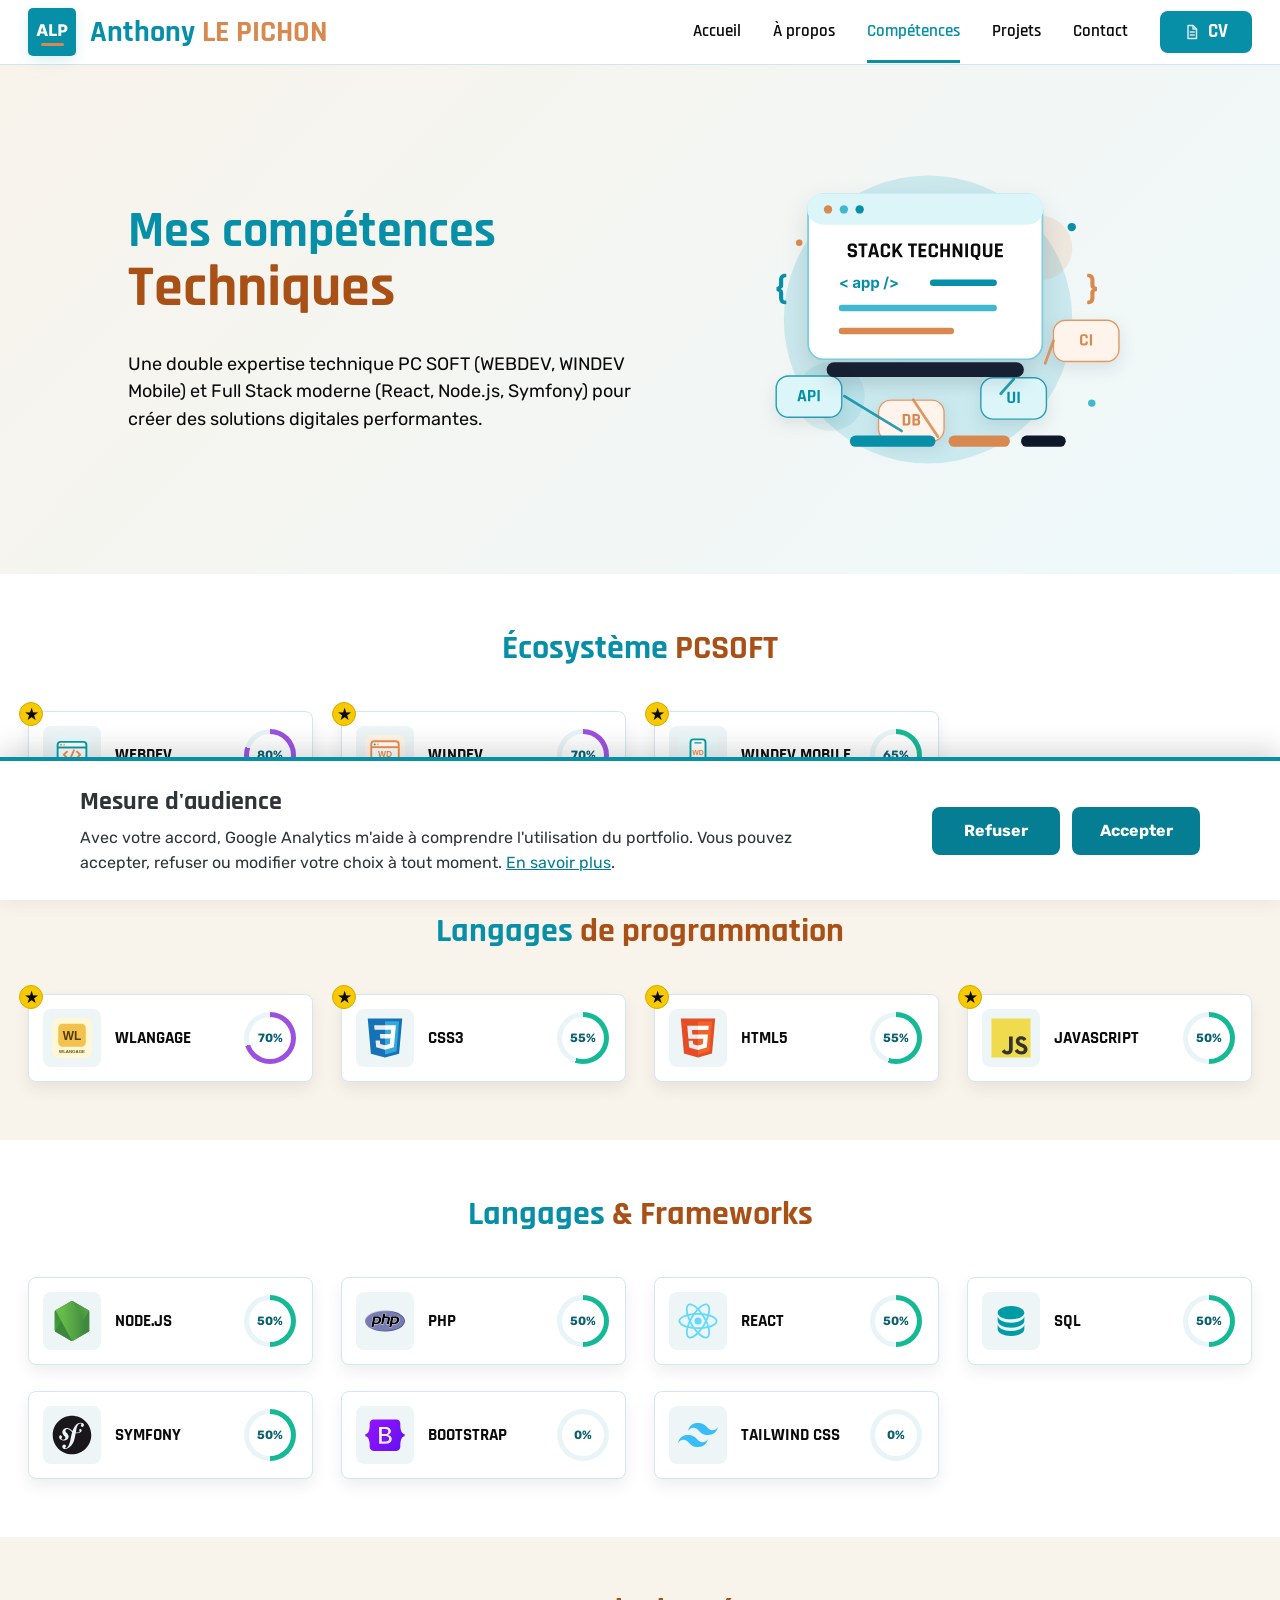
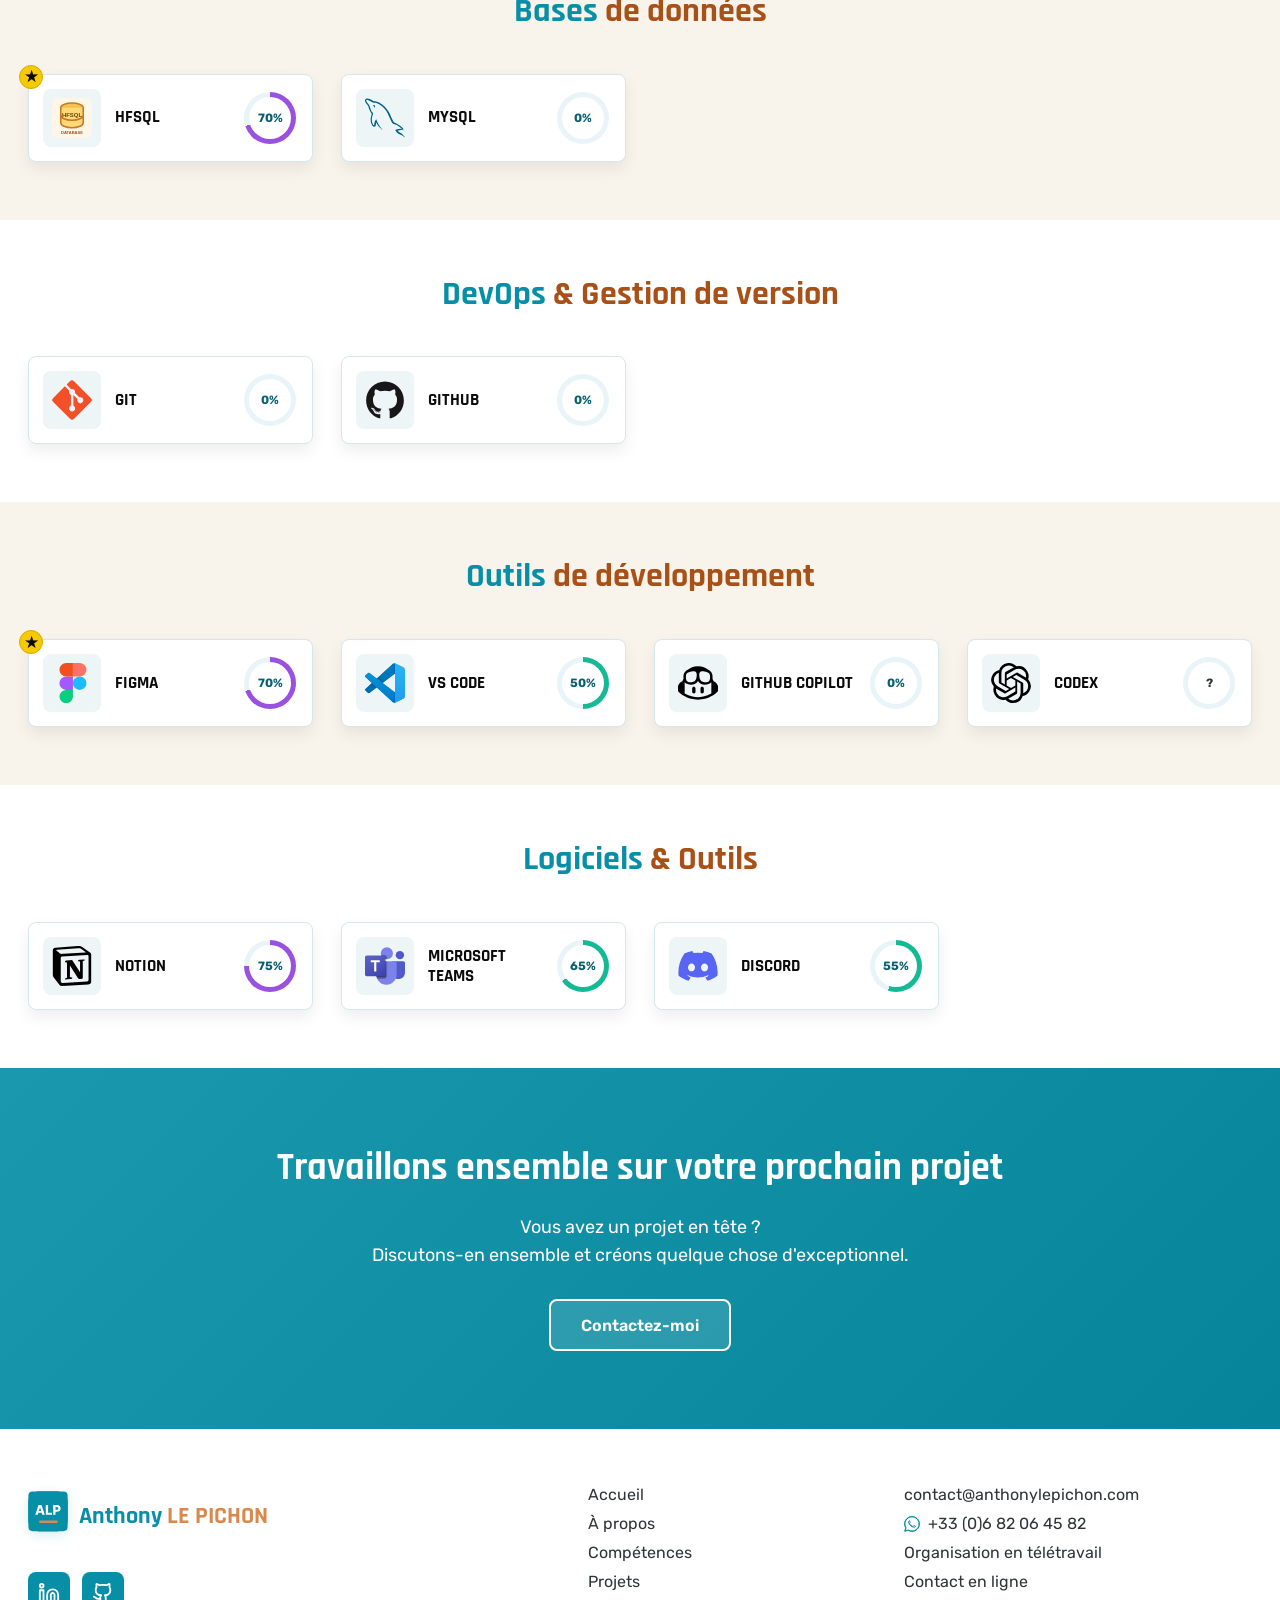
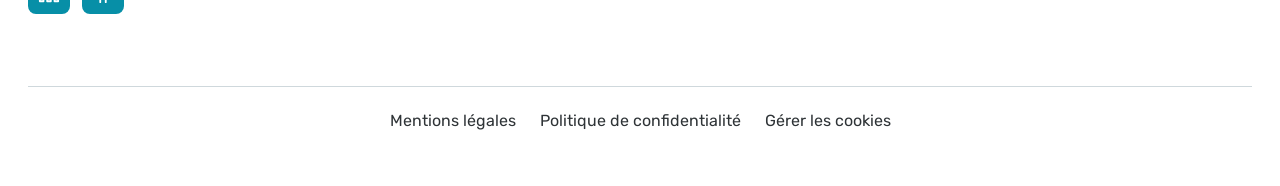
<file: pages/competences.html>
<!DOCTYPE html>
<html lang="fr">
<head>
    <meta charset="UTF-8">
    <meta name="viewport" content="width=device-width, initial-scale=1.0">
    <link rel="icon" href="../assets/images/favicon/favicon.ico" sizes="any">
    <link rel="icon" type="image/png" sizes="32x32" href="../assets/images/favicon/favicon-32x32.png">
    <link rel="icon" type="image/png" sizes="16x16" href="../assets/images/favicon/favicon-16x16.png">
    <link rel="apple-touch-icon" sizes="180x180" href="../assets/images/favicon/apple-touch-icon.png">
    <link rel="canonical" href="https://anthonylepichon.com/pages/competences.html">
    <link rel="stylesheet" href="../css/style.css">
    <meta name="description" content="Découvrez les compétences techniques d'Anthony Le Pichon : PC SOFT, HTML, CSS, JavaScript, bases de données et outils de développement.">
    <!-- Ces métadonnées créent un aperçu clair lorsque le lien est partagé. -->
    <meta property="og:type" content="website">
    <meta property="og:locale" content="fr_FR">
    <meta property="og:site_name" content="Anthony Le Pichon">
    <meta property="og:title" content="Compétences techniques | Anthony Le Pichon">
    <meta property="og:description" content="Compétences techniques d'Anthony Le Pichon : PC SOFT, HTML, CSS, JavaScript et bases de données.">
    <meta property="og:url" content="https://anthonylepichon.com/pages/competences.html">
    <meta property="og:image" content="https://anthonylepichon.com/assets/images/profile/portrait-anthony-le-pichon.png">
    <title>Compétences techniques | Anthony Le Pichon</title>
</head>

<body>
    <!-- Ce lien apparaît au clavier et permet d'éviter toute la navigation principale. -->
    <a class="skip-link" href="#main-content">Aller au contenu principal</a>

    <header class="site-header">
        <div class="site-header__inner">
            <a
                class="site-header__brand"
                href="/"
                aria-label="Accueil du portfolio d'Anthony Le Pichon"
            >
                <img
                    class="site-header__logo"
                    src="../assets/images/logos/logo.svg"
                    alt=""
                >
                <span>Anthony <span class="site-header__surname">LE PICHON</span></span>
            </a>

            <!-- Ce bouton est visible uniquement sur tablette et mobile. -->
            <button
                class="site-header__menu-button"
                type="button"
                aria-label="Ouvrir le menu"
                aria-controls="site-navigation"
                aria-expanded="false"
            >
                <span class="site-header__menu-line"></span>
                <span class="site-header__menu-line"></span>
                <span class="site-header__menu-line"></span>
            </button>

            <nav id="site-navigation" class="site-navigation" aria-label="Navigation principale">
                <ul class="site-navigation__list">
                    <li><a class="site-navigation__link" href="/">Accueil</a></li>
                    <li><a class="site-navigation__link" href="a-propos.html">À propos</a></li>
                    <li><a class="site-navigation__link" href="competences.html" aria-current="page">Compétences</a></li>
                    <li><a class="site-navigation__link" href="projets.html">Projets</a></li>
                    <li><a class="site-navigation__link" href="contact.html">Contact</a></li>
                    <li>
                        <a
                            class="site-navigation__cv"
                            href="../assets/documents/CV/CV-anthony-le-pichon.pdf"
                            target="_blank"
                            rel="noopener noreferrer"
                            aria-label="Consulter le CV d'Anthony Le Pichon au format PDF, nouvel onglet"
                        >
                            <img src="../assets/images/icons/document.svg" alt="">
                            <span>CV</span>
                        </a>
                    </li>
                </ul>
            </nav>
        </div>
    </header>
    <!-- Fin du header. -->

    <!-- Début du contenu principal : présentation des compétences, liste technique et contact. -->
    <main id="main-content" tabindex="-1">
        <!-- Section Hero : présente le positionnement technique et les domaines de compétence. -->
        <section class="skills-hero" aria-labelledby="skills-title">
            <div class="skills-container skills-hero__inner">
                <div class="skills-hero__content">
                    <h1 id="skills-title" class="skills-hero__title">
                        <span>Mes compétences</span>
                        <span class="skills-hero__title-accent">Techniques</span>
                    </h1>
                    <p class="skills-hero__description">
                        Une double expertise technique PC SOFT (WEBDEV, WINDEV Mobile) et Full Stack
                        moderne (React, Node.js, Symfony) pour créer des solutions digitales performantes.
                    </p>
                </div>

                <!-- Cette illustration accompagne le texte sans ajouter d'information essentielle. -->
                <div class="skills-hero__illustration" aria-hidden="true">
                    <img
                        class="skills-hero__image"
                        src="../assets/images/illustrations/competences.svg"
                        alt=""
                    >
                </div>
            </div>
        </section>
        <!-- Fin de la section Hero. -->

        <!-- Liste des compétences : les catégories sont créées à partir de data/skills.json. -->
        <div class="skills-listing">
            <!-- JavaScript crée ici les catégories à partir de data/skills.json. -->
            <p id="skills-status" class="visually-hidden" role="status" aria-atomic="true">
                Chargement des compétences…
            </p>
            <div id="skills-categories" class="skills-categories"></div>

            <noscript>
                <p class="skills-status">
                    JavaScript doit être activé pour afficher la liste détaillée des compétences.
                </p>
            </noscript>
        </div>
        <!-- Fin de la liste des compétences. -->

        <!-- Section Contact : invite le visiteur à échanger sur son besoin. -->
        <section class="home-contact" aria-labelledby="skills-contact-title">
            <div class="home-container home-contact__inner">
                <h2 id="skills-contact-title">Travaillons ensemble sur votre prochain projet</h2>
                <p>
                    Vous avez un projet en tête ?<br>
                    Discutons-en ensemble et créons quelque chose d'exceptionnel.
                </p>
                <a class="button button--light" href="contact.html">Contactez-moi</a>
            </div>
        </section>
        <!-- Fin de la section Contact. -->
    </main>
    <!-- Fin du contenu principal. -->

    <!-- Début du footer : liens utiles, réseaux professionnels et coordonnées. -->
    <footer class="site-footer">
        <div class="home-container site-footer__inner">
            <div class="site-footer__identity">
                <a
                    class="site-footer__brand"
                    href="/"
                    aria-label="Accueil du portfolio d'Anthony Le Pichon"
                >
                    <img class="site-footer__logo" src="../assets/images/logos/logo.svg" alt="">
                    <span>Anthony <span class="site-footer__surname">LE PICHON</span></span>
                </a>

                <ul class="site-footer__socials" aria-label="Réseaux professionnels">
                    <li>
                        <a
                            href="https://www.linkedin.com/in/anthonylepichon/"
                            target="_blank"
                            rel="noopener noreferrer"
                            aria-label="Profil LinkedIn d'Anthony Le Pichon, nouvel onglet"
                        >
                            <img src="../assets/images/icons/linkedin.svg" alt="">
                        </a>
                    </li>
                    <li>
                        <a
                            href="https://github.com/anthonylepichon"
                            target="_blank"
                            rel="noopener noreferrer"
                            aria-label="Profil GitHub d'Anthony Le Pichon, nouvel onglet"
                        >
                            <img src="../assets/images/icons/github.svg" alt="">
                        </a>
                    </li>
                </ul>
            </div>

            <nav class="site-footer__navigation" aria-label="Navigation secondaire">
                <ul>
                    <li><a href="/">Accueil</a></li>
                    <li><a href="a-propos.html">À propos</a></li>
                    <li><a href="competences.html" aria-current="page">Compétences</a></li>
                    <li><a href="projets.html">Projets</a></li>
                </ul>
            </nav>

            <nav class="site-footer__legal" aria-label="Informations légales">
                <ul>
                    <li><a href="mentions-legales.html">Mentions légales</a></li>
                    <li><a href="politique-confidentialite.html">Politique de confidentialité</a></li>
                    <!-- Ce bouton rouvre le choix des cookies sans changer de page. -->
                    <li><button class="site-footer__cookie-settings" type="button" hidden>Gérer les cookies</button></li>
                </ul>
            </nav>

            <address class="site-footer__contact">
                <a href="mailto:contact@anthonylepichon.com">contact@anthonylepichon.com</a>
                <a
                    class="site-footer__contact-link"
                    href="https://wa.me/33682064582"
                    aria-label="+33 (0)6 82 06 45 82 : contacter Anthony Le Pichon sur WhatsApp"
                >
                    <img src="../assets/images/icons/whatsapp.svg" alt="">
                    <span>+33 (0)6 82 06 45 82</span>
                </a>
                <p>Organisation en télétravail</p>
                <a href="contact.html">Contact en ligne</a>
            </address>
        </div>
    </footer>
    <!-- Fin du footer. -->

    <!--
        Gestion des cookies : le bandeau reste caché lorsqu'un choix a déjà été enregistré.
        Les deux boutons ont la même importance et aucune donnée n'est envoyée avant l'acceptation.
    -->
    <aside class="cookie-banner" aria-labelledby="cookie-consent-title" hidden>
        <div class="cookie-banner__inner">
            <div class="cookie-banner__content">
                <h2 id="cookie-consent-title" tabindex="-1">Mesure d'audience</h2>
                <p>
                    Avec votre accord, Google Analytics m'aide à comprendre l'utilisation du portfolio.
                    Vous pouvez accepter, refuser ou modifier votre choix à tout moment.
                    <a href="politique-confidentialite.html#analytics">En savoir plus</a>.
                </p>
            </div>
            <div class="cookie-banner__actions">
                <button id="cookie-consent-refuse" class="cookie-banner__button" type="button">Refuser</button>
                <button id="cookie-consent-accept" class="cookie-banner__button" type="button">Accepter</button>
            </div>
        </div>
    </aside>
    <p id="cookie-consent-status" class="visually-hidden" aria-live="polite"></p>

    <!-- Le script est placé à la fin pour que le HTML soit chargé avant son exécution. -->
    <script src="../js/header.js"></script>
    <script src="../js/page-transitions.js"></script>
    <script src="../js/content-animations.js"></script>
    <script src="../js/skills.js"></script>
    <script src="../js/analytics-consent.js"></script>
</body>
</html>
</file>
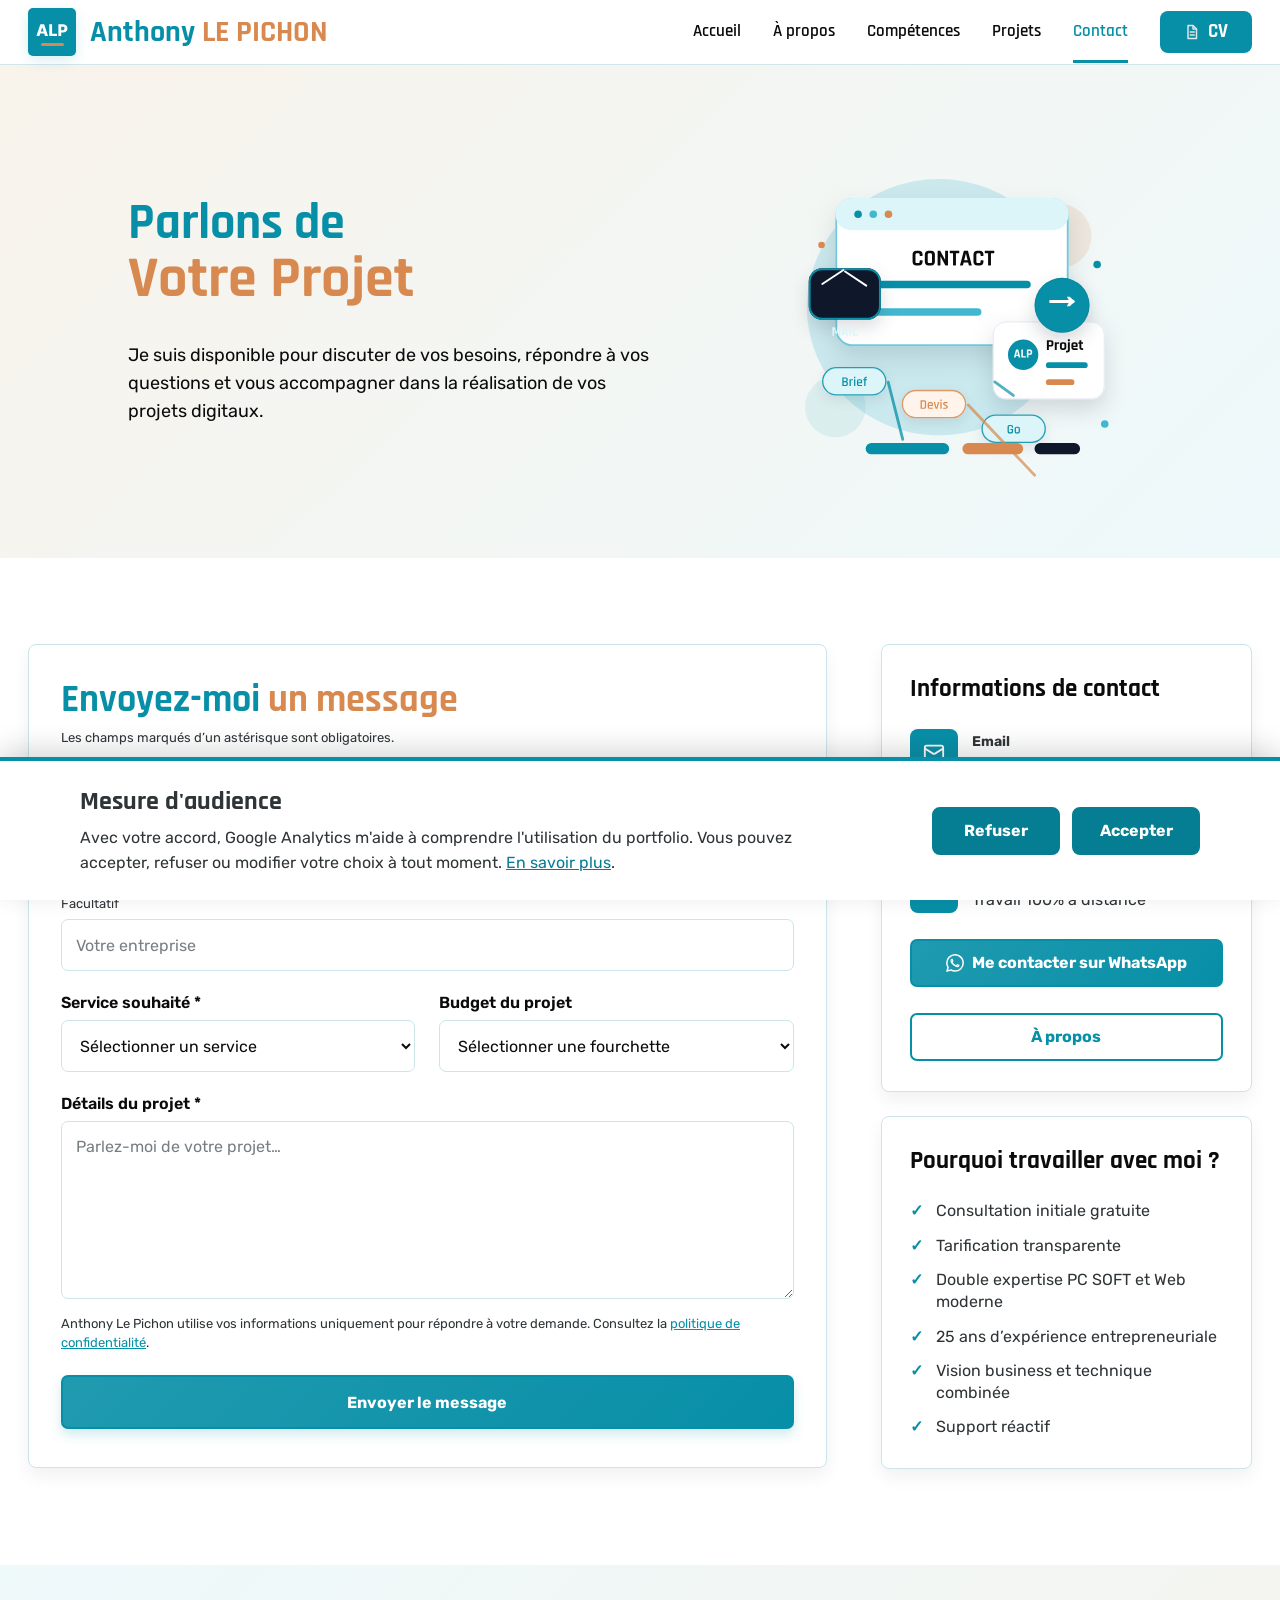
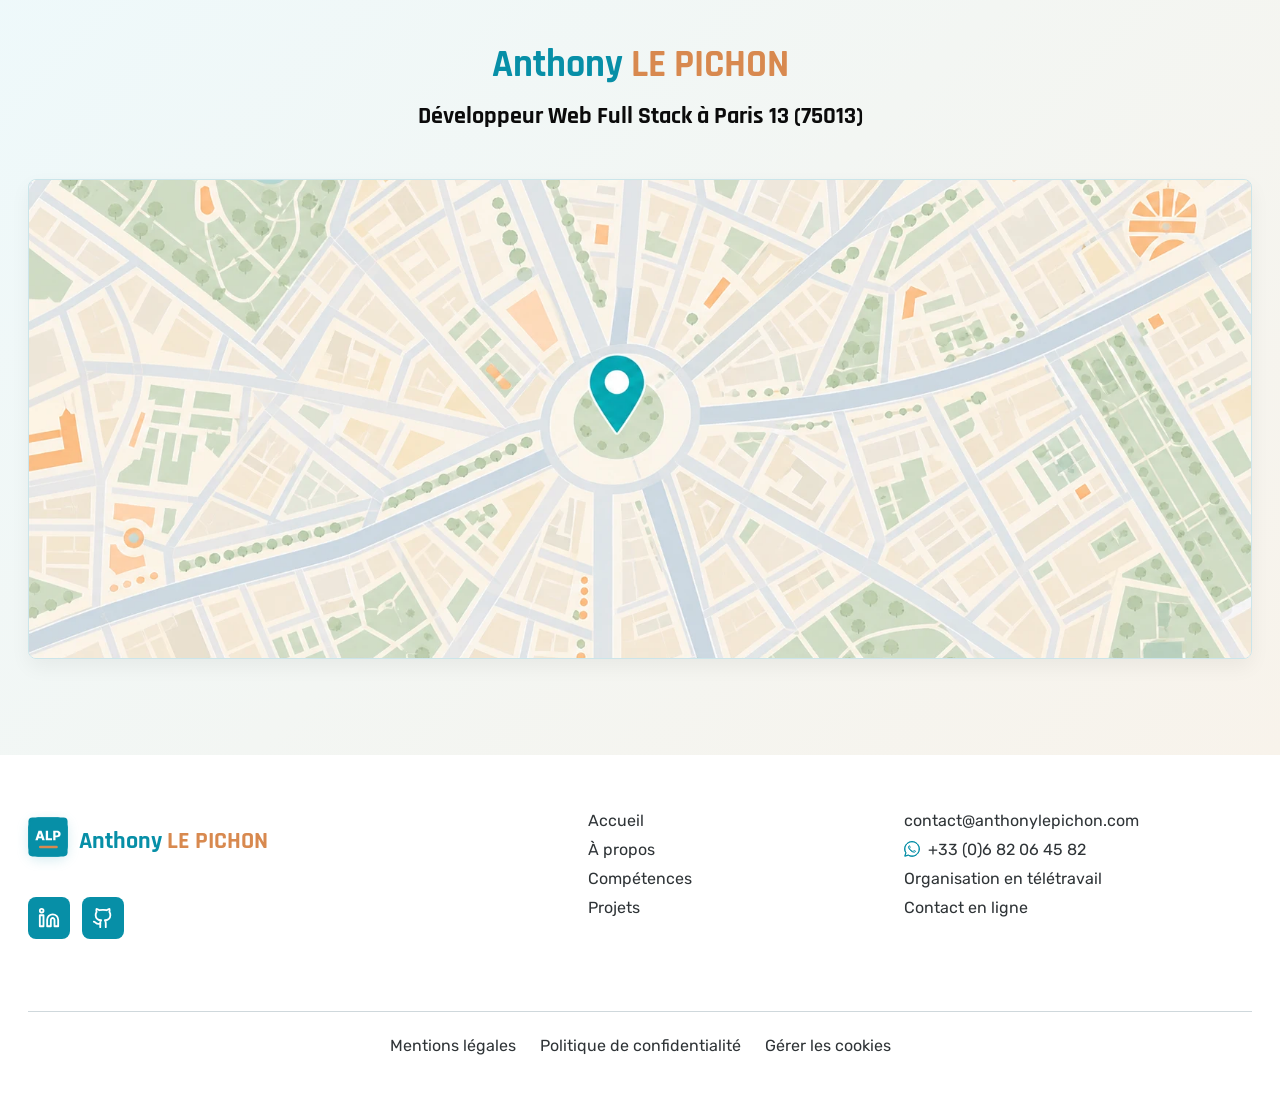
<file: pages/contact.html>
<!DOCTYPE html>
<html lang="fr">
<head>
    <meta charset="UTF-8">
    <meta name="viewport" content="width=device-width, initial-scale=1.0">
    <link rel="icon" href="../assets/images/favicon/favicon.ico" sizes="any">
    <link rel="icon" type="image/png" sizes="32x32" href="../assets/images/favicon/favicon-32x32.png">
    <link rel="icon" type="image/png" sizes="16x16" href="../assets/images/favicon/favicon-16x16.png">
    <link rel="apple-touch-icon" sizes="180x180" href="../assets/images/favicon/apple-touch-icon.png">
    <link rel="canonical" href="https://anthonylepichon.com/pages/contact.html">
    <link rel="stylesheet" href="../css/style.css">
    <meta name="description" content="Contactez Anthony Le Pichon pour échanger sur votre projet web, demander un devis ou présenter votre besoin numérique.">
    <!-- Ces métadonnées créent un aperçu clair lorsque le lien est partagé. -->
    <meta property="og:type" content="website">
    <meta property="og:locale" content="fr_FR">
    <meta property="og:site_name" content="Anthony Le Pichon">
    <meta property="og:title" content="Contact et demande de projet | Anthony Le Pichon">
    <meta property="og:description" content="Contactez Anthony Le Pichon pour échanger sur votre projet web ou demander un devis.">
    <meta property="og:url" content="https://anthonylepichon.com/pages/contact.html">
    <meta property="og:image" content="https://anthonylepichon.com/assets/images/profile/portrait-anthony-le-pichon.png">
    <title>Contact et demande de projet | Anthony Le Pichon</title>
</head>

<body>
    <!-- Ce lien apparaît au clavier et permet d'éviter toute la navigation principale. -->
    <a class="skip-link" href="#main-content">Aller au contenu principal</a>

    <header class="site-header">
        <div class="site-header__inner">
            <a
                class="site-header__brand"
                href="/"
                aria-label="Accueil du portfolio d'Anthony Le Pichon"
            >
                <img
                    class="site-header__logo"
                    src="../assets/images/logos/logo.svg"
                    alt=""
                >
                <span>Anthony <span class="site-header__surname">LE PICHON</span></span>
            </a>

            <!-- Ce bouton est visible uniquement sur tablette et mobile. -->
            <button
                class="site-header__menu-button"
                type="button"
                aria-label="Ouvrir le menu"
                aria-controls="site-navigation"
                aria-expanded="false"
            >
                <span class="site-header__menu-line"></span>
                <span class="site-header__menu-line"></span>
                <span class="site-header__menu-line"></span>
            </button>

            <nav id="site-navigation" class="site-navigation" aria-label="Navigation principale">
                <ul class="site-navigation__list">
                    <li><a class="site-navigation__link" href="/">Accueil</a></li>
                    <li><a class="site-navigation__link" href="a-propos.html">À propos</a></li>
                    <li><a class="site-navigation__link" href="competences.html">Compétences</a></li>
                    <li><a class="site-navigation__link" href="projets.html">Projets</a></li>
                    <li><a class="site-navigation__link" href="contact.html" aria-current="page">Contact</a></li>
                    <li>
                        <a
                            class="site-navigation__cv"
                            href="../assets/documents/CV/CV-anthony-le-pichon.pdf"
                            target="_blank"
                            rel="noopener noreferrer"
                            aria-label="Consulter le CV d'Anthony Le Pichon au format PDF, nouvel onglet"
                        >
                            <img src="../assets/images/icons/document.svg" alt="">
                            <span>CV</span>
                        </a>
                    </li>
                </ul>
            </nav>
        </div>
    </header>
    <!-- Fin du header. -->

    <!-- Début du contenu principal : introduction, formulaire, informations et localisation. -->
    <main id="main-content" tabindex="-1">
        <!-- Section Hero : invite le visiteur à prendre contact pour son projet. -->
        <section class="contact-hero" aria-labelledby="contact-title">
            <div class="contact-container contact-hero__inner">
                <div class="contact-hero__content">
                    <h1 id="contact-title" class="contact-hero__title">
                        <span>Parlons de</span>
                        <span class="contact-hero__title-accent">Votre Projet</span>
                    </h1>
                    <p class="contact-hero__description">
                        Je suis disponible pour discuter de vos besoins, répondre à vos questions et
                        vous accompagner dans la réalisation de vos projets digitaux.
                    </p>
                </div>

                <!-- Cette illustration accompagne le titre sans apporter d'information supplémentaire. -->
                <div class="contact-hero__illustration" aria-hidden="true">
                    <img
                        class="contact-hero__image"
                        src="../assets/images/illustrations/contact.svg"
                        alt=""
                    >
                </div>
            </div>
        </section>
        <!-- Fin de la section Hero. -->

        <!-- Section Formulaire : envoie les informations saisies vers Formspree. -->
        <section class="contact-content" aria-labelledby="contact-form-title">
            <div class="contact-container contact-content__layout">
                <!-- Formspree reçoit les champs grâce à l'action, à la méthode POST et aux attributs name. -->
                <form
                    class="contact-form"
                    action="https://formspree.io/f/xwvgjklb"
                    method="POST"
                >
                    <h2 id="contact-form-title" class="contact-form__title">
                        Envoyez-moi <span>un message</span>
                    </h2>
                    <p id="required-fields" class="contact-form__required">
                        Les champs marqués d’un astérisque sont obligatoires.
                    </p>

                    <div class="contact-form__fields">
                        <div class="contact-field">
                            <label for="full-name">Nom complet <span aria-hidden="true">*</span></label>
                            <input
                                id="full-name"
                                name="name"
                                type="text"
                                autocomplete="name"
                                maxlength="100"
                                placeholder="Jean Dupont"
                                aria-describedby="required-fields"
                                required
                            >
                        </div>

                        <div class="contact-field">
                            <label for="email">Adresse email <span aria-hidden="true">*</span></label>
                            <input
                                id="email"
                                name="email"
                                type="email"
                                autocomplete="email"
                                maxlength="150"
                                placeholder="jean@exemple.fr"
                                aria-describedby="required-fields"
                                required
                            >
                        </div>

                        <div class="contact-field contact-field--full">
                            <label for="company">
                                Nom de l’entreprise
                                <span class="contact-field__optional">Facultatif</span>
                            </label>
                            <input
                                id="company"
                                name="company"
                                type="text"
                                autocomplete="organization"
                                maxlength="120"
                                placeholder="Votre entreprise"
                            >
                        </div>

                        <div class="contact-field">
                            <label for="service">Service souhaité <span aria-hidden="true">*</span></label>
                            <select
                                id="service"
                                name="service"
                                aria-describedby="required-fields"
                                required
                            >
                                <option value="" selected disabled>Sélectionner un service</option>
                                <option value="site-vitrine">Création d’un site vitrine</option>
                                <option value="refonte">Refonte d’un site existant</option>
                                <option value="developpement-specifique">Développement spécifique</option>
                                <option value="maintenance">Maintenance et accompagnement</option>
                                <option value="autre">Autre besoin</option>
                            </select>
                        </div>

                        <div class="contact-field">
                            <label for="budget">Budget du projet</label>
                            <select id="budget" name="budget">
                                <option value="" selected>Sélectionner une fourchette</option>
                                <option value="moins-1000">Moins de 1 000 €</option>
                                <option value="1000-3000">De 1 000 € à 3 000 €</option>
                                <option value="3000-5000">De 3 000 € à 5 000 €</option>
                                <option value="plus-5000">Plus de 5 000 €</option>
                                <option value="a-definir">À définir ensemble</option>
                            </select>
                        </div>

                        <div class="contact-field contact-field--full">
                            <label for="message">Détails du projet <span aria-hidden="true">*</span></label>
                            <textarea
                                id="message"
                                name="message"
                                rows="7"
                                maxlength="3000"
                                placeholder="Parlez-moi de votre projet…"
                                aria-describedby="required-fields form-privacy"
                                required
                            ></textarea>
                        </div>

                        <p id="form-privacy" class="contact-form__privacy contact-field--full">
                            Anthony Le Pichon utilise vos informations uniquement pour répondre à votre demande.
                            Consultez la <a href="politique-confidentialite.html">politique de confidentialité</a>.
                        </p>

                        <button class="contact-form__submit contact-field--full" type="submit">
                            Envoyer le message
                        </button>
                    </div>
                </form>

                <aside class="contact-sidebar" aria-label="Informations complémentaires">
                    <!-- Carte Informations : présente les moyens de contact et le mode de travail. -->
                    <section class="contact-card" aria-labelledby="contact-information-title">
                        <h2 id="contact-information-title">Informations de contact</h2>
                        <ul class="contact-information">
                            <li>
                                <span class="contact-information__icon" aria-hidden="true">
                                    <img src="../assets/images/icons/mail.svg" alt="">
                                </span>
                                <span>
                                    <strong>Email</strong>
                                    <a href="mailto:contact@anthonylepichon.com">contact@anthonylepichon.com</a>
                                </span>
                            </li>
                            <li>
                                <span class="contact-information__icon" aria-hidden="true">
                                    <img src="../assets/images/icons/localisation.svg" alt="">
                                </span>
                                <span>
                                    <strong>Situation géographique</strong>
                                    75013 Paris
                                </span>
                            </li>
                            <li>
                                <span class="contact-information__icon" aria-hidden="true">
                                    <img src="../assets/images/icons/earth.svg" alt="">
                                </span>
                                <span>
                                    <strong>Disponible en ligne</strong>
                                    Travail 100% à distance
                                </span>
                            </li>
                        </ul>

                        <!-- Ce lien ouvre WhatsApp avec un message déjà préparé pour faciliter le premier contact. -->
                        <a
                            class="contact-card__link contact-card__link--primary"
                            href="https://wa.me/33682064582?text=Bonjour%20Anthony%2C%20je%20souhaite%20vous%20contacter%20depuis%20votre%20portfolio."
                            target="_blank"
                            rel="noopener noreferrer"
                            aria-label="Envoyer un message WhatsApp à Anthony Le Pichon, nouvel onglet"
                        >
                            <img class="contact-card__whatsapp-icon" src="../assets/images/icons/whatsapp.svg" alt="">
                            <span>Me contacter sur WhatsApp</span>
                        </a>

                        <a class="contact-card__link" href="a-propos.html">À propos</a>
                    </section>
                    <!-- Fin de la carte Informations. -->

                    <section class="contact-card" aria-labelledby="contact-benefits-title">
                        <h2 id="contact-benefits-title">Pourquoi travailler avec moi&nbsp;?</h2>
                        <ul class="contact-benefits">
                            <li><span aria-hidden="true">✓</span>Consultation initiale gratuite</li>
                            <li><span aria-hidden="true">✓</span>Tarification transparente</li>
                            <li><span aria-hidden="true">✓</span>Double expertise PC SOFT et Web moderne</li>
                            <li><span aria-hidden="true">✓</span>25 ans d’expérience entrepreneuriale</li>
                            <li><span aria-hidden="true">✓</span>Vision business et technique combinée</li>
                            <li><span aria-hidden="true">✓</span>Support réactif</li>
                        </ul>
                    </section>
                    <!-- Fin de la carte Pourquoi travailler avec moi. -->
                </aside>
            </div>
        </section>
        <!-- Fin de la section Formulaire. -->

        <!-- Section Localisation : présente la zone de travail avec une illustration de plan urbain. -->
        <section class="contact-location" aria-labelledby="contact-location-title">
            <div class="contact-container contact-location__inner">
                <h2 id="contact-location-title">
                    Anthony <span>LE PICHON</span>
                </h2>
                <p class="contact-location__profession">Développeur Web Full Stack à Paris 13 (75013)</p>

                <!-- Cette illustration originale situe symboliquement Place d'Italie, sans intégrer de service tiers. -->
                <img
                    class="contact-map"
                    src="../assets/images/illustrations/contact-location-map.webp"
                    alt="Plan urbain illustré avec un repère de localisation à Place d’Italie, Paris 13e"
                >
            </div>
        </section>
        <!-- Fin de la section Localisation. -->
    </main>
    <!-- Fin du contenu principal. -->

    <!-- Début du footer : liens utiles, réseaux professionnels et coordonnées. -->
    <footer class="site-footer">
        <div class="home-container site-footer__inner">
            <div class="site-footer__identity">
                <a
                    class="site-footer__brand"
                    href="/"
                    aria-label="Accueil du portfolio d'Anthony Le Pichon"
                >
                    <img class="site-footer__logo" src="../assets/images/logos/logo.svg" alt="">
                    <span>Anthony <span class="site-footer__surname">LE PICHON</span></span>
                </a>

                <ul class="site-footer__socials" aria-label="Réseaux professionnels">
                    <li>
                        <a
                            href="https://www.linkedin.com/in/anthonylepichon/"
                            target="_blank"
                            rel="noopener noreferrer"
                            aria-label="Profil LinkedIn d'Anthony Le Pichon, nouvel onglet"
                        >
                            <img src="../assets/images/icons/linkedin.svg" alt="">
                        </a>
                    </li>
                    <li>
                        <a
                            href="https://github.com/anthonylepichon"
                            target="_blank"
                            rel="noopener noreferrer"
                            aria-label="Profil GitHub d'Anthony Le Pichon, nouvel onglet"
                        >
                            <img src="../assets/images/icons/github.svg" alt="">
                        </a>
                    </li>
                </ul>
            </div>

            <nav class="site-footer__navigation" aria-label="Navigation secondaire">
                <ul>
                    <li><a href="/">Accueil</a></li>
                    <li><a href="a-propos.html">À propos</a></li>
                    <li><a href="competences.html">Compétences</a></li>
                    <li><a href="projets.html">Projets</a></li>
                </ul>
            </nav>

            <nav class="site-footer__legal" aria-label="Informations légales">
                <ul>
                    <li><a href="mentions-legales.html">Mentions légales</a></li>
                    <li><a href="politique-confidentialite.html">Politique de confidentialité</a></li>
                    <!-- Ce bouton rouvre le choix des cookies sans changer de page. -->
                    <li><button class="site-footer__cookie-settings" type="button" hidden>Gérer les cookies</button></li>
                </ul>
            </nav>

            <address class="site-footer__contact">
                <a href="mailto:contact@anthonylepichon.com">contact@anthonylepichon.com</a>
                <a
                    class="site-footer__contact-link"
                    href="https://wa.me/33682064582"
                    aria-label="+33 (0)6 82 06 45 82 : contacter Anthony Le Pichon sur WhatsApp"
                >
                    <img src="../assets/images/icons/whatsapp.svg" alt="">
                    <span>+33 (0)6 82 06 45 82</span>
                </a>
                <p>Organisation en télétravail</p>
                <a href="contact.html" aria-current="page">Contact en ligne</a>
            </address>
        </div>
    </footer>
    <!-- Fin du footer. -->

    <!--
        Gestion des cookies : le bandeau reste caché lorsqu'un choix a déjà été enregistré.
        Les deux boutons ont la même importance et aucune donnée n'est envoyée avant l'acceptation.
    -->
    <aside class="cookie-banner" aria-labelledby="cookie-consent-title" hidden>
        <div class="cookie-banner__inner">
            <div class="cookie-banner__content">
                <h2 id="cookie-consent-title" tabindex="-1">Mesure d'audience</h2>
                <p>
                    Avec votre accord, Google Analytics m'aide à comprendre l'utilisation du portfolio.
                    Vous pouvez accepter, refuser ou modifier votre choix à tout moment.
                    <a href="politique-confidentialite.html#analytics">En savoir plus</a>.
                </p>
            </div>
            <div class="cookie-banner__actions">
                <button id="cookie-consent-refuse" class="cookie-banner__button" type="button">Refuser</button>
                <button id="cookie-consent-accept" class="cookie-banner__button" type="button">Accepter</button>
            </div>
        </div>
    </aside>
    <p id="cookie-consent-status" class="visually-hidden" aria-live="polite"></p>

    <!-- Le script est placé à la fin pour que le HTML soit chargé avant son exécution. -->
    <script src="../js/header.js"></script>
    <script src="../js/page-transitions.js"></script>
    <script src="../js/content-animations.js"></script>
    <script src="../js/analytics-consent.js"></script>
</body>
</html>
</file>
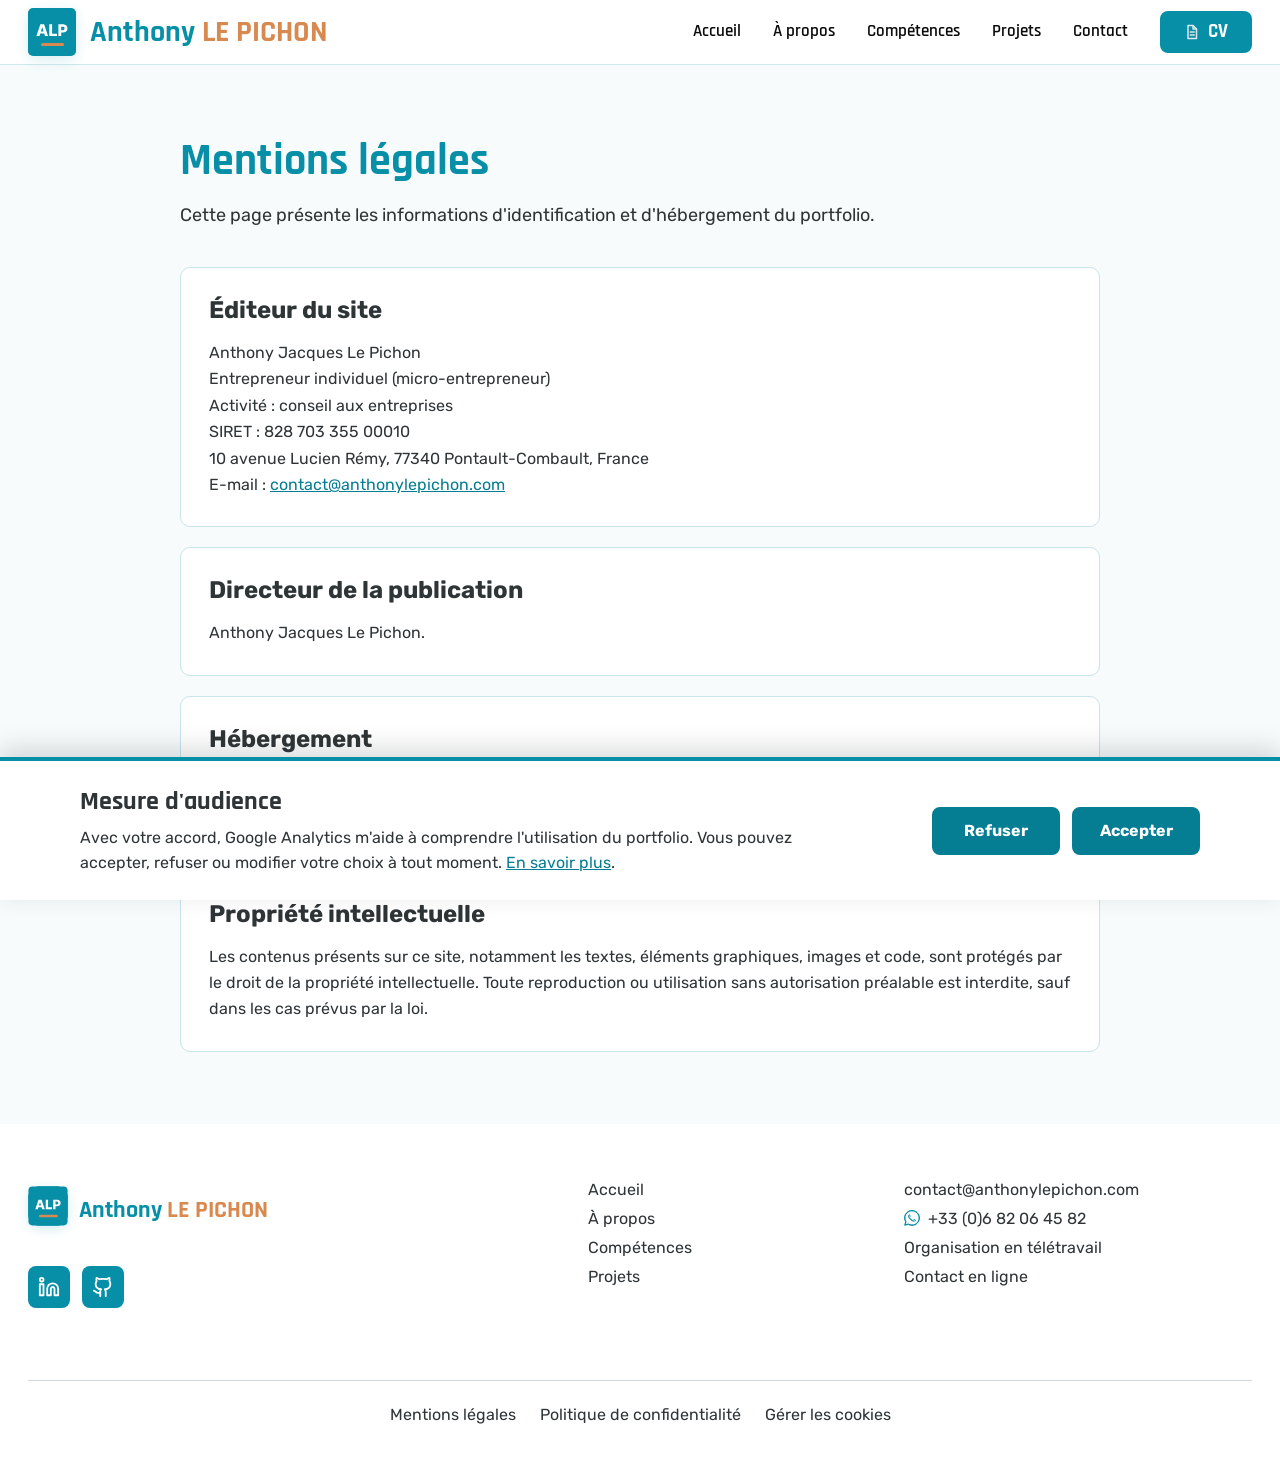
<file: pages/mentions-legales.html>
<!DOCTYPE html>
<html lang="fr">
<head>
    <meta charset="UTF-8">
    <meta name="viewport" content="width=device-width, initial-scale=1.0">
    <link rel="icon" href="../assets/images/favicon/favicon.ico" sizes="any">
    <link rel="icon" type="image/png" sizes="32x32" href="../assets/images/favicon/favicon-32x32.png">
    <link rel="icon" type="image/png" sizes="16x16" href="../assets/images/favicon/favicon-16x16.png">
    <link rel="apple-touch-icon" sizes="180x180" href="../assets/images/favicon/apple-touch-icon.png">
    <link rel="canonical" href="https://anthonylepichon.com/pages/mentions-legales.html">
    <link rel="stylesheet" href="../css/style.css">
    <meta name="description" content="Mentions légales du portfolio d'Anthony Le Pichon.">
    <!-- Ces métadonnées créent un aperçu clair lorsque le lien est partagé. -->
    <meta property="og:type" content="website">
    <meta property="og:locale" content="fr_FR">
    <meta property="og:site_name" content="Anthony Le Pichon">
    <meta property="og:title" content="Mentions légales | Anthony Le Pichon">
    <meta property="og:description" content="Mentions légales du portfolio d'Anthony Le Pichon.">
    <meta property="og:url" content="https://anthonylepichon.com/pages/mentions-legales.html">
    <meta property="og:image" content="https://anthonylepichon.com/assets/images/profile/portrait-anthony-le-pichon.png">
    <title>Mentions légales | Anthony Le Pichon</title>
</head>

<body>
    <!-- Ce lien est accessible au clavier pour accéder directement au contenu de la page. -->
    <a class="skip-link" href="#main-content">Aller au contenu principal</a>

    <!-- Début du header : identité visuelle et navigation principale. -->
    <header class="site-header">
        <div class="site-header__inner">
            <a class="site-header__brand" href="/" aria-label="Accueil du portfolio d'Anthony Le Pichon">
                <img class="site-header__logo" src="../assets/images/logos/logo.svg" alt="">
                <span>Anthony <span class="site-header__surname">LE PICHON</span></span>
            </a>

            <!-- Ce bouton est visible uniquement sur tablette et mobile. -->
            <button class="site-header__menu-button" type="button" aria-label="Ouvrir le menu" aria-controls="site-navigation" aria-expanded="false">
                <span class="site-header__menu-line"></span>
                <span class="site-header__menu-line"></span>
                <span class="site-header__menu-line"></span>
            </button>

            <nav id="site-navigation" class="site-navigation" aria-label="Navigation principale">
                <ul class="site-navigation__list">
                    <li><a class="site-navigation__link" href="/">Accueil</a></li>
                    <li><a class="site-navigation__link" href="a-propos.html">À propos</a></li>
                    <li><a class="site-navigation__link" href="competences.html">Compétences</a></li>
                    <li><a class="site-navigation__link" href="projets.html">Projets</a></li>
                    <li><a class="site-navigation__link" href="contact.html">Contact</a></li>
                    <li>
                        <a class="site-navigation__cv" href="../assets/documents/CV/CV-anthony-le-pichon.pdf" target="_blank" rel="noopener noreferrer" aria-label="Consulter le CV d'Anthony Le Pichon au format PDF, nouvel onglet">
                            <img src="../assets/images/icons/document.svg" alt="">
                            <span>CV</span>
                        </a>
                    </li>
                </ul>
            </nav>
        </div>
    </header>
    <!-- Fin du header. -->

    <!-- Début du contenu principal : informations sur l'éditeur et l'hébergement du site. -->
    <main id="main-content" tabindex="-1">
        <!-- Section Mentions légales : identifie l'éditeur, le responsable de publication et l'hébergeur. -->
        <section class="legal-page" aria-labelledby="legal-title">
            <div class="legal-container">
                <h1 id="legal-title">Mentions légales</h1>
                <p class="legal-page__introduction">
                    Cette page présente les informations d'identification et d'hébergement du portfolio.
                </p>

                <article class="legal-page__section">
                    <h2>Éditeur du site</h2>
                    <p>
                        Anthony Jacques Le Pichon<br>
                        Entrepreneur individuel (micro-entrepreneur)<br>
                        Activité : conseil aux entreprises<br>
                        SIRET : 828 703 355 00010<br>
                        10 avenue Lucien Rémy, 77340 Pontault-Combault, France<br>
                        E-mail : <a href="mailto:contact@anthonylepichon.com">contact@anthonylepichon.com</a>
                    </p>
                </article>

                <article class="legal-page__section">
                    <h2>Directeur de la publication</h2>
                    <p>Anthony Jacques Le Pichon.</p>
                </article>

                <article class="legal-page__section">
                    <h2>Hébergement</h2>
                    <p>
                        Le site est hébergé par OVH SAS, 2 rue Kellermann, 59100 Roubaix, France.<br>
                        RCS Lille Métropole : 424 761 419 00045.
                    </p>
                </article>

                <article class="legal-page__section">
                    <h2>Propriété intellectuelle</h2>
                    <p>
                        Les contenus présents sur ce site, notamment les textes, éléments graphiques,
                        images et code, sont protégés par le droit de la propriété intellectuelle.
                        Toute reproduction ou utilisation sans autorisation préalable est interdite,
                        sauf dans les cas prévus par la loi.
                    </p>
                </article>
            </div>
        </section>
        <!-- Fin de la section Mentions légales. -->
    </main>
    <!-- Fin du contenu principal. -->

    <!-- Début du footer : liens utiles, réseaux professionnels et coordonnées. -->
    <footer class="site-footer">
        <div class="home-container site-footer__inner">
            <div class="site-footer__identity">
                <a class="site-footer__brand" href="/" aria-label="Accueil du portfolio d'Anthony Le Pichon">
                    <img class="site-footer__logo" src="../assets/images/logos/logo.svg" alt="">
                    <span>Anthony <span class="site-footer__surname">LE PICHON</span></span>
                </a>
                <ul class="site-footer__socials" aria-label="Réseaux professionnels">
                    <li><a href="https://www.linkedin.com/in/anthonylepichon/" target="_blank" rel="noopener noreferrer" aria-label="Profil LinkedIn d'Anthony Le Pichon, nouvel onglet"><img src="../assets/images/icons/linkedin.svg" alt=""></a></li>
                    <li><a href="https://github.com/anthonylepichon" target="_blank" rel="noopener noreferrer" aria-label="Profil GitHub d'Anthony Le Pichon, nouvel onglet"><img src="../assets/images/icons/github.svg" alt=""></a></li>
                </ul>
            </div>
            <nav class="site-footer__navigation" aria-label="Navigation secondaire">
                <ul>
                    <li><a href="/">Accueil</a></li>
                    <li><a href="a-propos.html">À propos</a></li>
                    <li><a href="competences.html">Compétences</a></li>
                    <li><a href="projets.html">Projets</a></li>
                </ul>
            </nav>
            <nav class="site-footer__legal" aria-label="Informations légales">
                <ul>
                    <li><a href="mentions-legales.html" aria-current="page">Mentions légales</a></li>
                    <li><a href="politique-confidentialite.html">Politique de confidentialité</a></li>
                    <!-- Ce bouton rouvre le choix des cookies sans changer de page. -->
                    <li><button class="site-footer__cookie-settings" type="button" hidden>Gérer les cookies</button></li>
                </ul>
            </nav>
            <address class="site-footer__contact">
                <a href="mailto:contact@anthonylepichon.com">contact@anthonylepichon.com</a>
                <a class="site-footer__contact-link" href="https://wa.me/33682064582" aria-label="+33 (0)6 82 06 45 82 : contacter Anthony Le Pichon sur WhatsApp"><img src="../assets/images/icons/whatsapp.svg" alt=""><span>+33 (0)6 82 06 45 82</span></a>
                <p>Organisation en télétravail</p>
                <a href="contact.html">Contact en ligne</a>
            </address>
        </div>
    </footer>
    <!-- Fin du footer. -->

    <!--
        Gestion des cookies : le bandeau reste caché lorsqu'un choix a déjà été enregistré.
        Les deux boutons ont la même importance et aucune donnée n'est envoyée avant l'acceptation.
    -->
    <aside class="cookie-banner" aria-labelledby="cookie-consent-title" hidden>
        <div class="cookie-banner__inner">
            <div class="cookie-banner__content">
                <h2 id="cookie-consent-title" tabindex="-1">Mesure d'audience</h2>
                <p>
                    Avec votre accord, Google Analytics m'aide à comprendre l'utilisation du portfolio.
                    Vous pouvez accepter, refuser ou modifier votre choix à tout moment.
                    <a href="politique-confidentialite.html#analytics">En savoir plus</a>.
                </p>
            </div>
            <div class="cookie-banner__actions">
                <button id="cookie-consent-refuse" class="cookie-banner__button" type="button">Refuser</button>
                <button id="cookie-consent-accept" class="cookie-banner__button" type="button">Accepter</button>
            </div>
        </div>
    </aside>
    <p id="cookie-consent-status" class="visually-hidden" aria-live="polite"></p>

    <!-- Le script est placé à la fin pour que le HTML soit chargé avant son exécution. -->
    <script src="../js/header.js"></script>
    <script src="../js/page-transitions.js"></script>
    <script src="../js/content-animations.js"></script>
    <script src="../js/analytics-consent.js"></script>
</body>
</html>
</file>
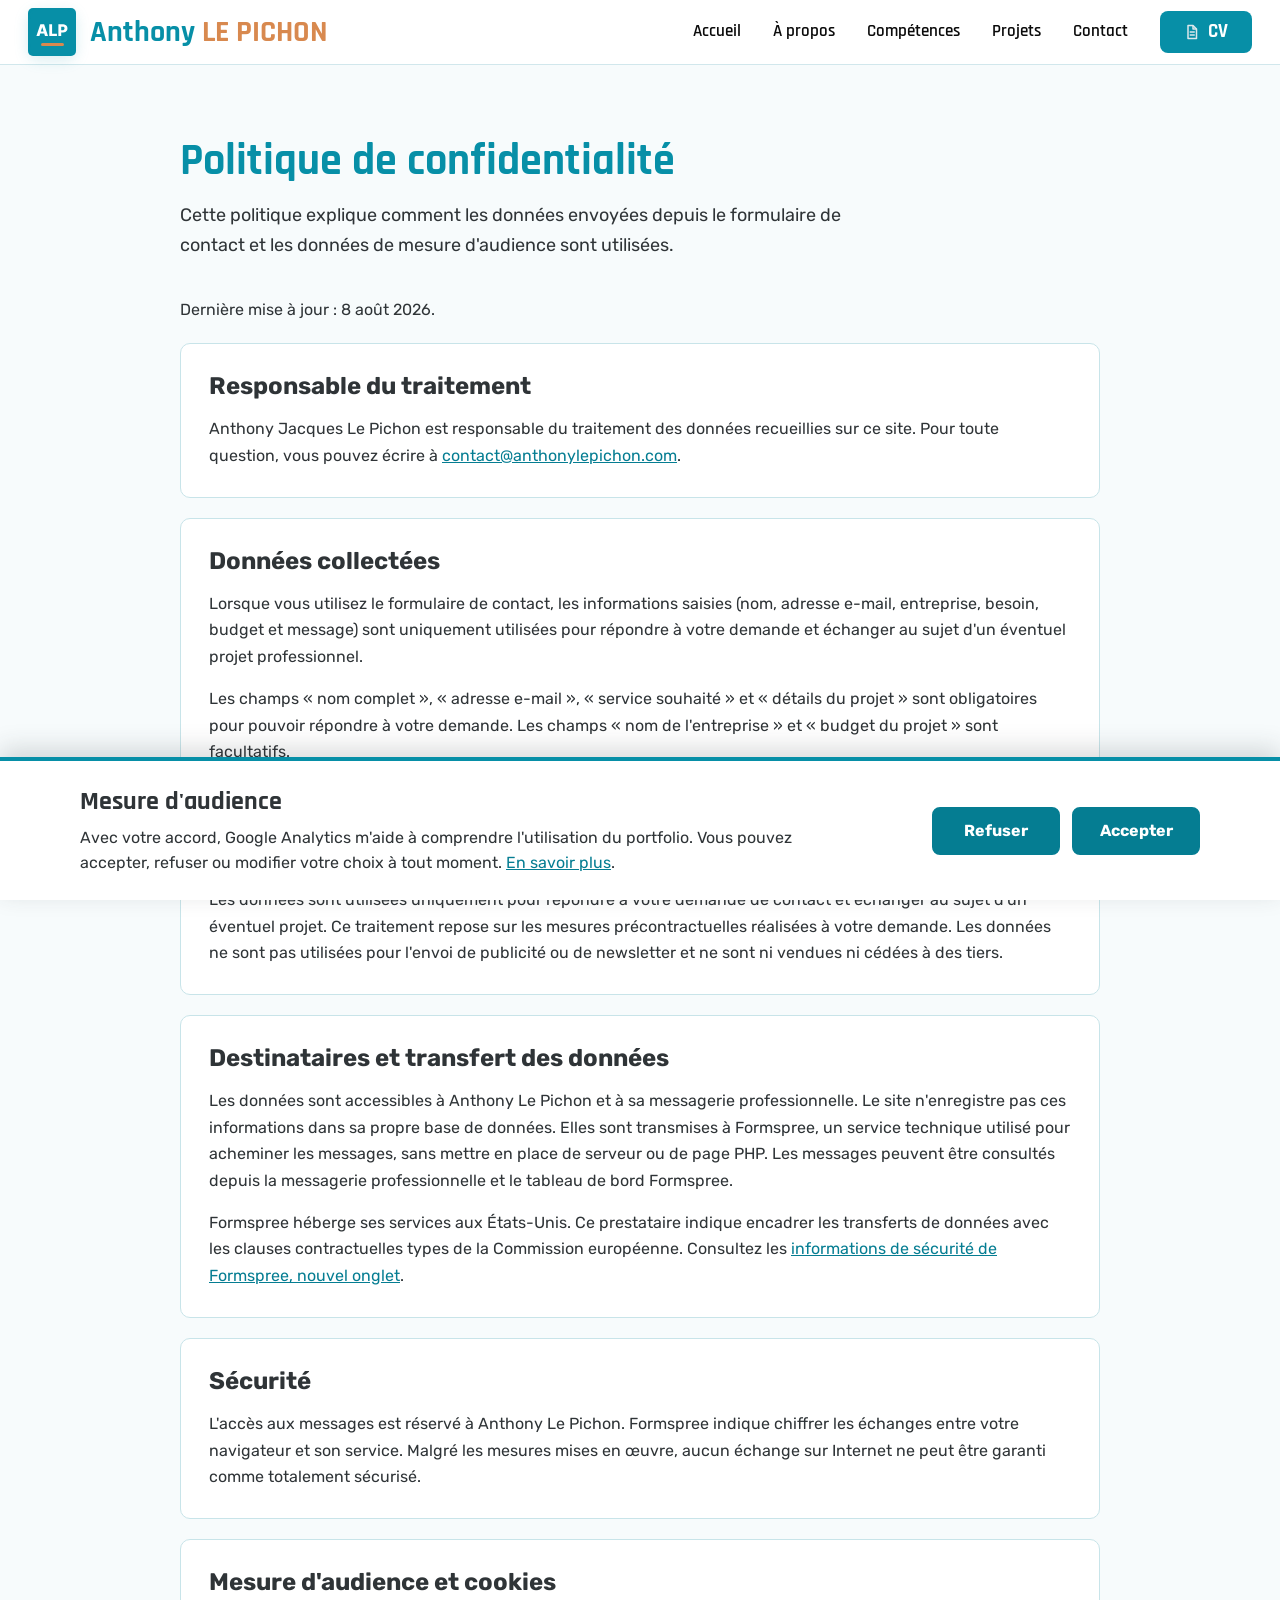
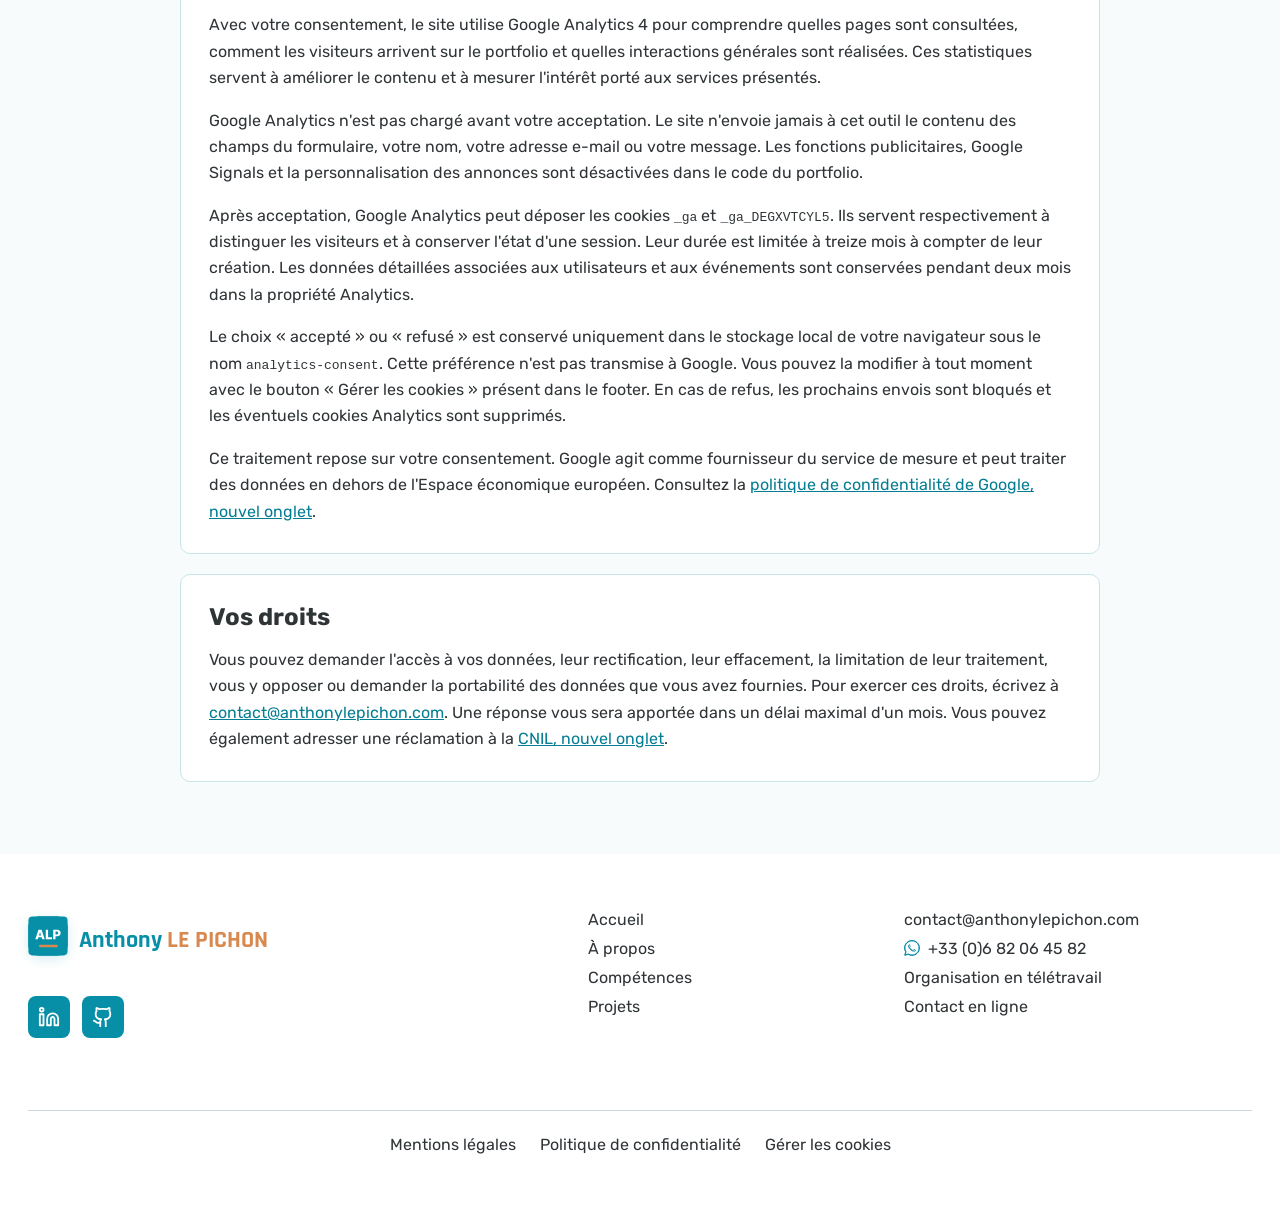
<file: pages/politique-confidentialite.html>
<!DOCTYPE html>
<html lang="fr">
<head>
    <meta charset="UTF-8">
    <meta name="viewport" content="width=device-width, initial-scale=1.0">
    <link rel="icon" href="../assets/images/favicon/favicon.ico" sizes="any">
    <link rel="icon" type="image/png" sizes="32x32" href="../assets/images/favicon/favicon-32x32.png">
    <link rel="icon" type="image/png" sizes="16x16" href="../assets/images/favicon/favicon-16x16.png">
    <link rel="apple-touch-icon" sizes="180x180" href="../assets/images/favicon/apple-touch-icon.png">
    <link rel="canonical" href="https://anthonylepichon.com/pages/politique-confidentialite.html">
    <link rel="stylesheet" href="../css/style.css">
    <meta name="description" content="Politique de confidentialité du portfolio d'Anthony Le Pichon.">
    <!-- Ces métadonnées créent un aperçu clair lorsque le lien est partagé. -->
    <meta property="og:type" content="website">
    <meta property="og:locale" content="fr_FR">
    <meta property="og:site_name" content="Anthony Le Pichon">
    <meta property="og:title" content="Politique de confidentialité | Anthony Le Pichon">
    <meta property="og:description" content="Politique de confidentialité du portfolio d'Anthony Le Pichon.">
    <meta property="og:url" content="https://anthonylepichon.com/pages/politique-confidentialite.html">
    <meta property="og:image" content="https://anthonylepichon.com/assets/images/profile/portrait-anthony-le-pichon.png">
    <title>Politique de confidentialité | Anthony Le Pichon</title>
</head>

<body>
    <!-- Ce lien est accessible au clavier pour accéder directement au contenu de la page. -->
    <a class="skip-link" href="#main-content">Aller au contenu principal</a>

    <!-- Début du header : identité visuelle et navigation principale. -->
    <header class="site-header">
        <div class="site-header__inner">
            <a class="site-header__brand" href="/" aria-label="Accueil du portfolio d'Anthony Le Pichon">
                <img class="site-header__logo" src="../assets/images/logos/logo.svg" alt="">
                <span>Anthony <span class="site-header__surname">LE PICHON</span></span>
            </a>
            <!-- Ce bouton est visible uniquement sur tablette et mobile. -->
            <button class="site-header__menu-button" type="button" aria-label="Ouvrir le menu" aria-controls="site-navigation" aria-expanded="false">
                <span class="site-header__menu-line"></span>
                <span class="site-header__menu-line"></span>
                <span class="site-header__menu-line"></span>
            </button>
            <nav id="site-navigation" class="site-navigation" aria-label="Navigation principale">
                <ul class="site-navigation__list">
                    <li><a class="site-navigation__link" href="/">Accueil</a></li>
                    <li><a class="site-navigation__link" href="a-propos.html">À propos</a></li>
                    <li><a class="site-navigation__link" href="competences.html">Compétences</a></li>
                    <li><a class="site-navigation__link" href="projets.html">Projets</a></li>
                    <li><a class="site-navigation__link" href="contact.html">Contact</a></li>
                    <li><a class="site-navigation__cv" href="../assets/documents/CV/CV-anthony-le-pichon.pdf" target="_blank" rel="noopener noreferrer" aria-label="Consulter le CV d'Anthony Le Pichon au format PDF, nouvel onglet"><img src="../assets/images/icons/document.svg" alt=""><span>CV</span></a></li>
                </ul>
            </nav>
        </div>
    </header>
    <!-- Fin du header. -->

    <!-- Début du contenu principal : informations sur les données envoyées par le formulaire. -->
    <main id="main-content" tabindex="-1">
        <!-- Section Confidentialité : explique de façon claire l'usage des données de contact. -->
        <section class="legal-page" aria-labelledby="privacy-title">
            <div class="legal-container">
                <h1 id="privacy-title">Politique de confidentialité</h1>
                <p class="legal-page__introduction">
                    Cette politique explique comment les données envoyées depuis le formulaire de contact
                    et les données de mesure d'audience sont utilisées.
                </p>
                <p>Dernière mise à jour : <time datetime="2026-08-08">8 août 2026</time>.</p>

                <article class="legal-page__section">
                    <h2>Responsable du traitement</h2>
                    <p>
                        Anthony Jacques Le Pichon est responsable du traitement des données recueillies sur ce site.
                        Pour toute question, vous pouvez écrire à
                        <a href="mailto:contact@anthonylepichon.com">contact@anthonylepichon.com</a>.
                    </p>
                </article>

                <article class="legal-page__section">
                    <h2>Données collectées</h2>
                    <p>
                        Lorsque vous utilisez le formulaire de contact, les informations saisies
                        (nom, adresse e-mail, entreprise, besoin, budget et message) sont uniquement
                        utilisées pour répondre à votre demande et échanger au sujet d'un éventuel projet
                        professionnel.
                    </p>
                    <p>
                        Les champs « nom complet », « adresse e-mail », « service souhaité » et « détails
                        du projet » sont obligatoires pour pouvoir répondre à votre demande. Les champs
                        « nom de l'entreprise » et « budget du projet » sont facultatifs.
                    </p>
                </article>

                <article class="legal-page__section">
                    <h2>Finalité et base juridique</h2>
                    <p>
                        Les données sont utilisées uniquement pour répondre à votre demande de contact et
                        échanger au sujet d'un éventuel projet. Ce traitement repose sur les mesures
                        précontractuelles réalisées à votre demande. Les données ne sont pas utilisées pour
                        l'envoi de publicité ou de newsletter et ne sont ni vendues ni cédées à des tiers.
                    </p>
                </article>

                <article class="legal-page__section">
                    <h2>Destinataires et transfert des données</h2>
                    <p>
                        Les données sont accessibles à Anthony Le Pichon et à sa messagerie professionnelle.
                        Le site n'enregistre pas ces informations dans sa propre base de données. Elles sont
                        transmises à Formspree, un service technique utilisé pour acheminer les messages,
                        sans mettre en place de serveur ou de page PHP. Les messages peuvent être consultés
                        depuis la messagerie professionnelle et le tableau de bord Formspree.
                    </p>
                    <p>
                        Formspree héberge ses services aux États-Unis. Ce prestataire indique encadrer les
                        transferts de données avec les clauses contractuelles types de la Commission européenne.
                        Consultez les
                        <a href="https://formspree.io/security/" target="_blank" rel="noopener noreferrer">informations de sécurité de Formspree, nouvel onglet</a>.
                    </p>
                </article>

                <article class="legal-page__section">
                    <h2>Sécurité</h2>
                    <p>
                        L'accès aux messages est réservé à Anthony Le Pichon. Formspree indique chiffrer les
                        échanges entre votre navigateur et son service. Malgré les mesures mises en œuvre,
                        aucun échange sur Internet ne peut être garanti comme totalement sécurisé.
                    </p>
                </article>

                <article id="analytics" class="legal-page__section">
                    <h2>Mesure d'audience et cookies</h2>
                    <p>
                        Avec votre consentement, le site utilise Google Analytics 4 pour comprendre quelles
                        pages sont consultées, comment les visiteurs arrivent sur le portfolio et quelles
                        interactions générales sont réalisées. Ces statistiques servent à améliorer le contenu
                        et à mesurer l'intérêt porté aux services présentés.
                    </p>
                    <p>
                        Google Analytics n'est pas chargé avant votre acceptation. Le site n'envoie jamais à
                        cet outil le contenu des champs du formulaire, votre nom, votre adresse e-mail ou votre
                        message. Les fonctions publicitaires, Google Signals et la personnalisation des annonces
                        sont désactivées dans le code du portfolio.
                    </p>
                    <p>
                        Après acceptation, Google Analytics peut déposer les cookies <code>_ga</code> et
                        <code>_ga_DEGXVTCYL5</code>. Ils servent respectivement à distinguer les visiteurs et à
                        conserver l'état d'une session. Leur durée est limitée à treize mois à compter de leur
                        création. Les données détaillées associées aux utilisateurs et aux événements sont
                        conservées pendant deux mois dans la propriété Analytics.
                    </p>
                    <p>
                        Le choix « accepté » ou « refusé » est conservé uniquement dans le stockage local de
                        votre navigateur sous le nom <code>analytics-consent</code>. Cette préférence n'est pas
                        transmise à Google. Vous pouvez la modifier à tout moment avec le bouton « Gérer les
                        cookies » présent dans le footer. En cas de refus, les prochains envois sont bloqués et
                        les éventuels cookies Analytics sont supprimés.
                    </p>
                    <p>
                        Ce traitement repose sur votre consentement. Google agit comme fournisseur du service
                        de mesure et peut traiter des données en dehors de l'Espace économique européen.
                        Consultez la
                        <a href="https://policies.google.com/privacy?hl=fr" target="_blank" rel="noopener noreferrer">politique de confidentialité de Google, nouvel onglet</a>.
                    </p>
                </article>

                <article class="legal-page__section">
                    <h2>Vos droits</h2>
                    <p>
                        Vous pouvez demander l'accès à vos données, leur rectification, leur effacement,
                        la limitation de leur traitement, vous y opposer ou demander la portabilité des
                        données que vous avez fournies. Pour exercer ces droits, écrivez à
                        <a href="mailto:contact@anthonylepichon.com">contact@anthonylepichon.com</a>.
                        Une réponse vous sera apportée dans un délai maximal d'un mois. Vous pouvez également
                        adresser une réclamation à la
                        <a href="https://www.cnil.fr/fr/plaintes" target="_blank" rel="noopener noreferrer">CNIL, nouvel onglet</a>.
                    </p>
                </article>
            </div>
        </section>
        <!-- Fin de la section Confidentialité. -->
    </main>
    <!-- Fin du contenu principal. -->

    <!-- Début du footer : liens utiles, réseaux professionnels et coordonnées. -->
    <footer class="site-footer">
        <div class="home-container site-footer__inner">
            <div class="site-footer__identity">
                <a class="site-footer__brand" href="/" aria-label="Accueil du portfolio d'Anthony Le Pichon"><img class="site-footer__logo" src="../assets/images/logos/logo.svg" alt=""><span>Anthony <span class="site-footer__surname">LE PICHON</span></span></a>
                <ul class="site-footer__socials" aria-label="Réseaux professionnels">
                    <li><a href="https://www.linkedin.com/in/anthonylepichon/" target="_blank" rel="noopener noreferrer" aria-label="Profil LinkedIn d'Anthony Le Pichon, nouvel onglet"><img src="../assets/images/icons/linkedin.svg" alt=""></a></li>
                    <li><a href="https://github.com/anthonylepichon" target="_blank" rel="noopener noreferrer" aria-label="Profil GitHub d'Anthony Le Pichon, nouvel onglet"><img src="../assets/images/icons/github.svg" alt=""></a></li>
                </ul>
            </div>
            <nav class="site-footer__navigation" aria-label="Navigation secondaire">
                <ul>
                    <li><a href="/">Accueil</a></li>
                    <li><a href="a-propos.html">À propos</a></li>
                    <li><a href="competences.html">Compétences</a></li>
                    <li><a href="projets.html">Projets</a></li>
                </ul>
            </nav>
            <nav class="site-footer__legal" aria-label="Informations légales">
                <ul>
                    <li><a href="mentions-legales.html">Mentions légales</a></li>
                    <li><a href="politique-confidentialite.html" aria-current="page">Politique de confidentialité</a></li>
                    <!-- Ce bouton rouvre le choix des cookies sans changer de page. -->
                    <li><button class="site-footer__cookie-settings" type="button" hidden>Gérer les cookies</button></li>
                </ul>
            </nav>
            <address class="site-footer__contact">
                <a href="mailto:contact@anthonylepichon.com">contact@anthonylepichon.com</a>
                <a class="site-footer__contact-link" href="https://wa.me/33682064582" aria-label="+33 (0)6 82 06 45 82 : contacter Anthony Le Pichon sur WhatsApp"><img src="../assets/images/icons/whatsapp.svg" alt=""><span>+33 (0)6 82 06 45 82</span></a>
                <p>Organisation en télétravail</p>
                <a href="contact.html">Contact en ligne</a>
            </address>
        </div>
    </footer>
    <!-- Fin du footer. -->

    <!--
        Gestion des cookies : le bandeau reste caché lorsqu'un choix a déjà été enregistré.
        Les deux boutons ont la même importance et aucune donnée n'est envoyée avant l'acceptation.
    -->
    <aside class="cookie-banner" aria-labelledby="cookie-consent-title" hidden>
        <div class="cookie-banner__inner">
            <div class="cookie-banner__content">
                <h2 id="cookie-consent-title" tabindex="-1">Mesure d'audience</h2>
                <p>
                    Avec votre accord, Google Analytics m'aide à comprendre l'utilisation du portfolio.
                    Vous pouvez accepter, refuser ou modifier votre choix à tout moment.
                    <a href="#analytics">En savoir plus</a>.
                </p>
            </div>
            <div class="cookie-banner__actions">
                <button id="cookie-consent-refuse" class="cookie-banner__button" type="button">Refuser</button>
                <button id="cookie-consent-accept" class="cookie-banner__button" type="button">Accepter</button>
            </div>
        </div>
    </aside>
    <p id="cookie-consent-status" class="visually-hidden" aria-live="polite"></p>

    <!-- Le script est placé à la fin pour que le HTML soit chargé avant son exécution. -->
    <script src="../js/header.js"></script>
    <script src="../js/page-transitions.js"></script>
    <script src="../js/content-animations.js"></script>
    <script src="../js/analytics-consent.js"></script>
</body>
</html>
</file>
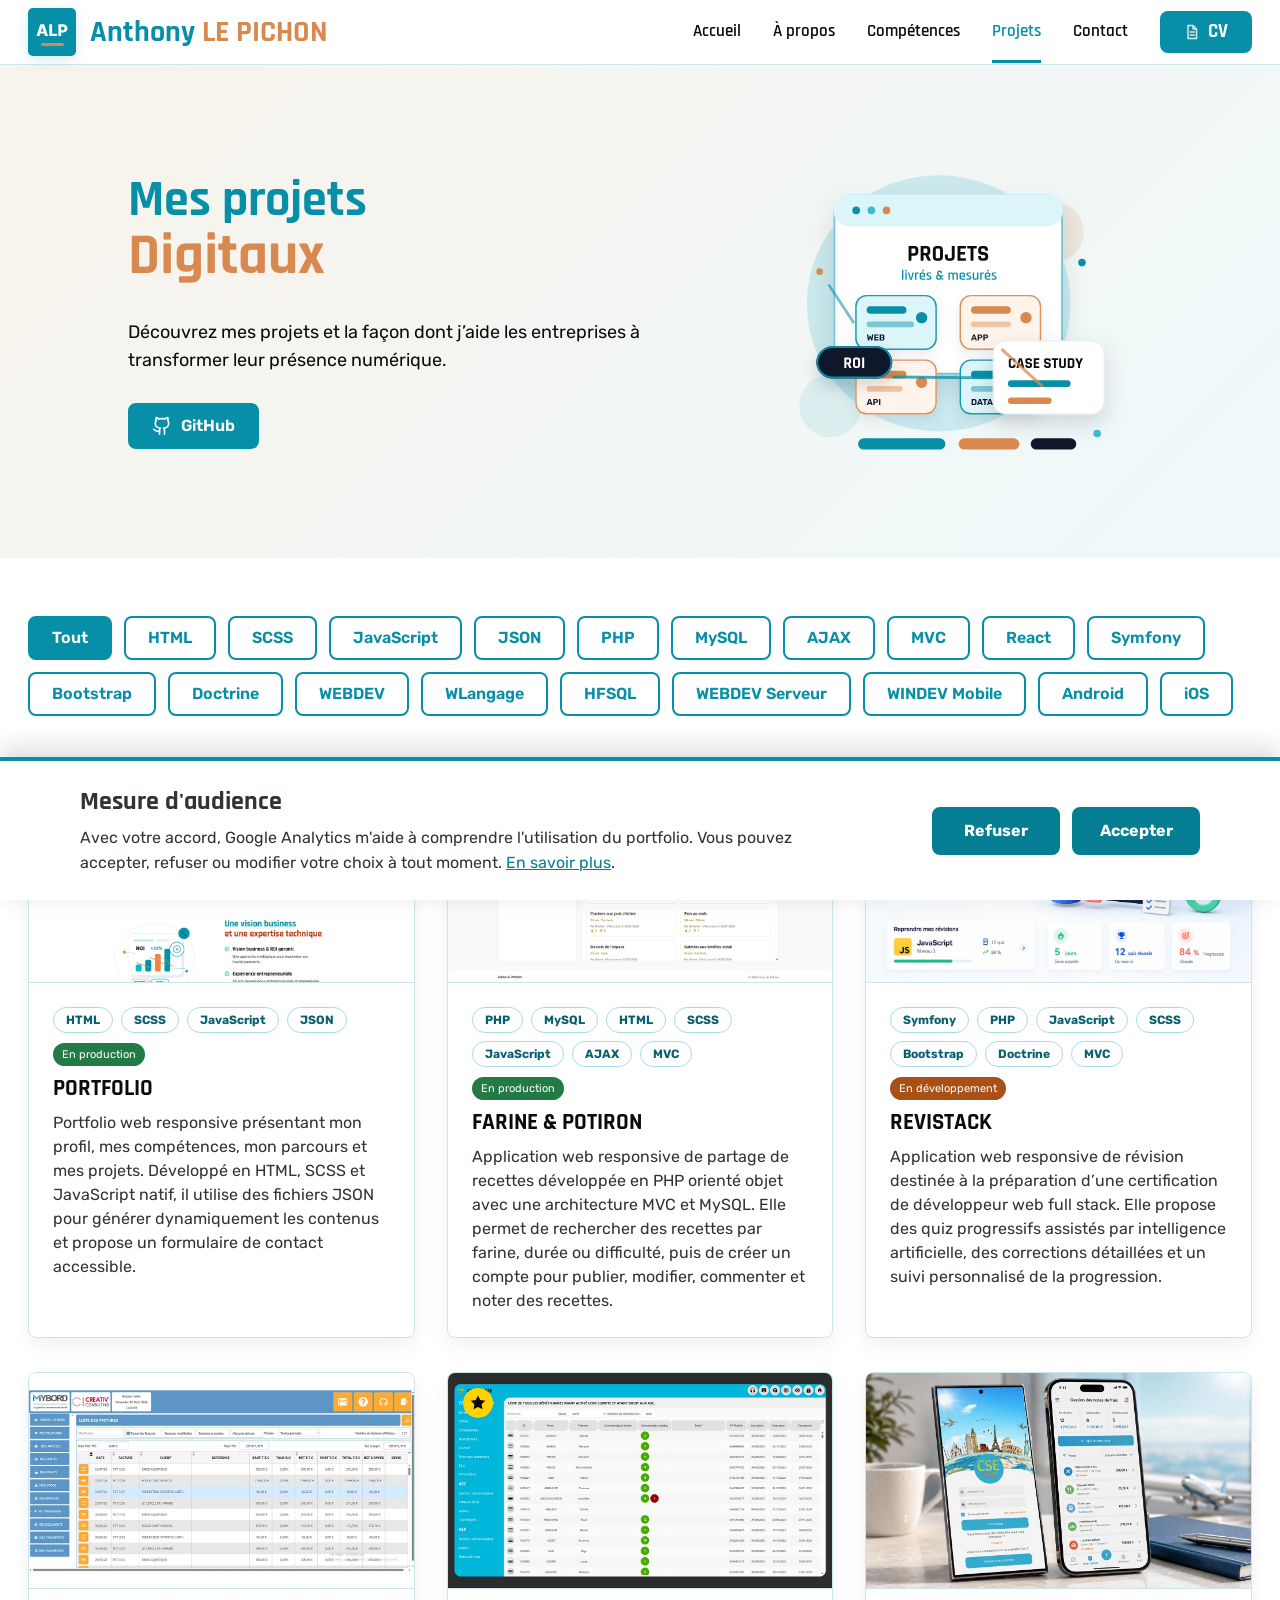
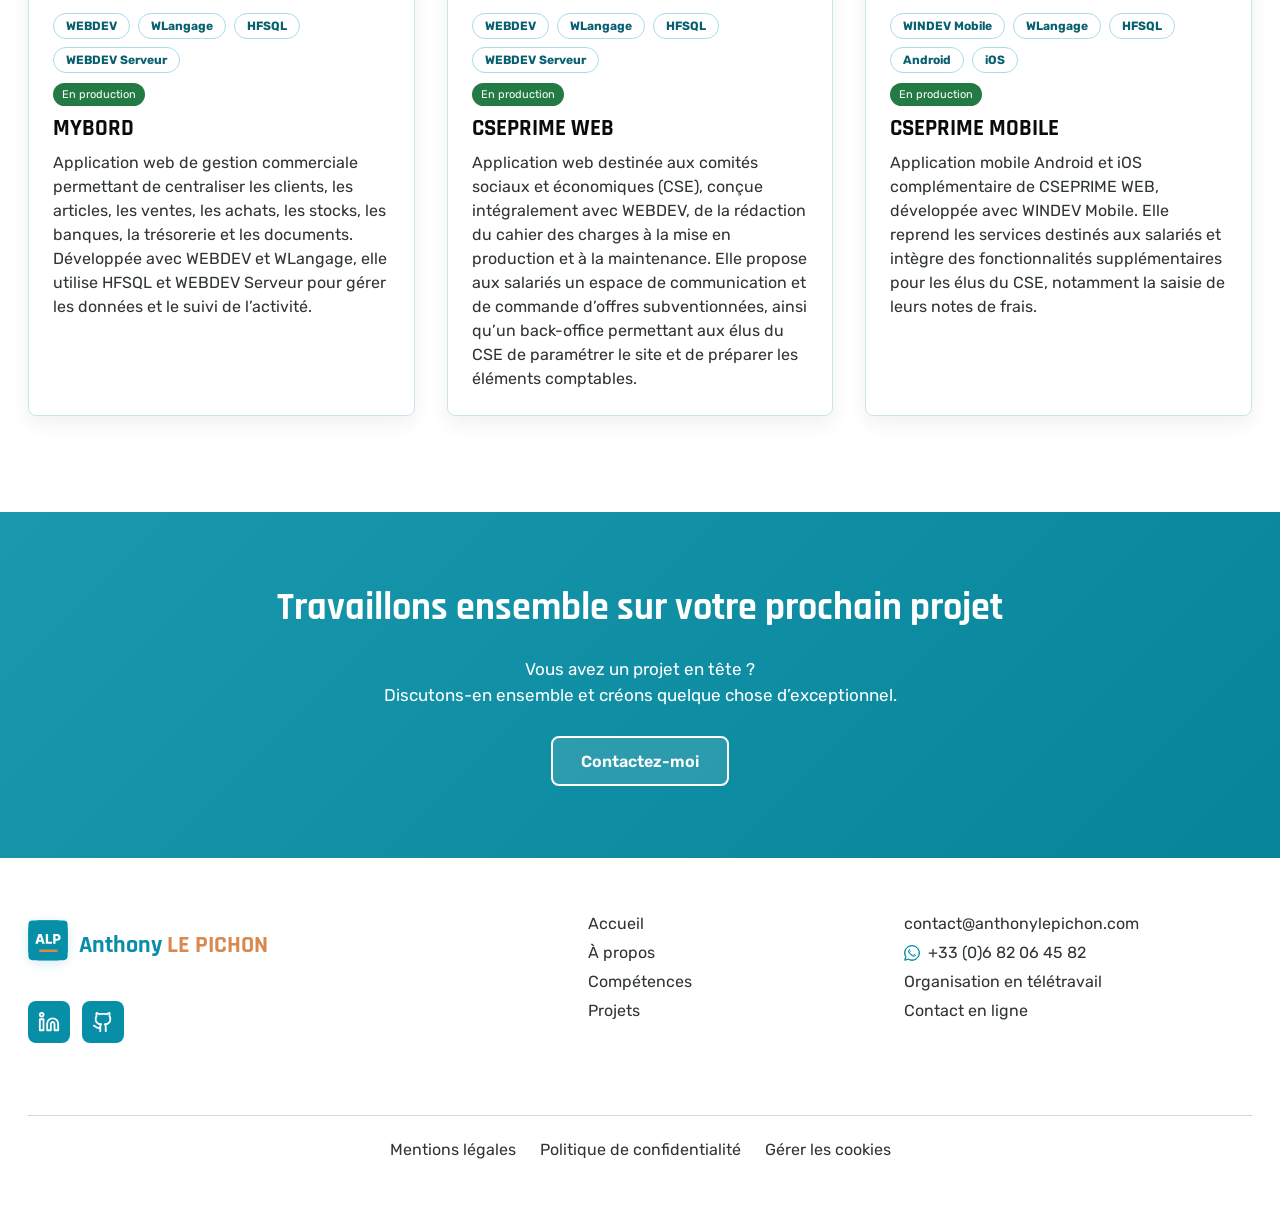
<file: pages/projets.html>
<!DOCTYPE html>
<html lang="fr">
<head>
    <meta charset="UTF-8">
    <meta name="viewport" content="width=device-width, initial-scale=1.0">
    <link rel="icon" href="../assets/images/favicon/favicon.ico" sizes="any">
    <link rel="icon" type="image/png" sizes="32x32" href="../assets/images/favicon/favicon-32x32.png">
    <link rel="icon" type="image/png" sizes="16x16" href="../assets/images/favicon/favicon-16x16.png">
    <link rel="apple-touch-icon" sizes="180x180" href="../assets/images/favicon/apple-touch-icon.png">
    <link rel="canonical" href="https://anthonylepichon.com/pages/projets.html">
    <link rel="stylesheet" href="../css/style.css">
    <meta name="description" content="Découvrez les projets web, mobiles et logiciels d'Anthony Le Pichon : HTML, SCSS, JavaScript, PHP, Symfony, WEBDEV et WINDEV Mobile.">
    <!-- Ces métadonnées créent un aperçu clair lorsque le lien est partagé. -->
    <meta property="og:type" content="website">
    <meta property="og:locale" content="fr_FR">
    <meta property="og:site_name" content="Anthony Le Pichon">
    <meta property="og:title" content="Projets web et logiciels | Anthony Le Pichon">
    <meta property="og:description" content="Découvrez les projets web, mobiles et logiciels d'Anthony Le Pichon : HTML, SCSS, JavaScript, PHP, Symfony, WEBDEV et WINDEV Mobile.">
    <meta property="og:url" content="https://anthonylepichon.com/pages/projets.html">
    <meta property="og:image" content="https://anthonylepichon.com/assets/images/profile/portrait-anthony-le-pichon.png">
    <title>Projets web et logiciels | Anthony Le Pichon</title>
</head>

<body>
    <!-- Ce lien apparaît au clavier et permet d'éviter toute la navigation principale. -->
    <a class="skip-link" href="#main-content">Aller au contenu principal</a>

    <header class="site-header">
        <div class="site-header__inner">
            <a
                class="site-header__brand"
                href="/"
                aria-label="Accueil du portfolio d'Anthony Le Pichon"
            >
                <img
                    class="site-header__logo"
                    src="../assets/images/logos/logo.svg"
                    alt=""
                >
                <span>Anthony <span class="site-header__surname">LE PICHON</span></span>
            </a>

            <!-- Ce bouton est visible uniquement sur tablette et mobile. -->
            <button
                class="site-header__menu-button"
                type="button"
                aria-label="Ouvrir le menu"
                aria-controls="site-navigation"
                aria-expanded="false"
            >
                <span class="site-header__menu-line"></span>
                <span class="site-header__menu-line"></span>
                <span class="site-header__menu-line"></span>
            </button>

            <nav id="site-navigation" class="site-navigation" aria-label="Navigation principale">
                <ul class="site-navigation__list">
                    <li><a class="site-navigation__link" href="/">Accueil</a></li>
                    <li><a class="site-navigation__link" href="a-propos.html">À propos</a></li>
                    <li><a class="site-navigation__link" href="competences.html">Compétences</a></li>
                    <li><a class="site-navigation__link" href="projets.html" aria-current="page">Projets</a></li>
                    <li><a class="site-navigation__link" href="contact.html">Contact</a></li>
                    <li>
                        <a
                            class="site-navigation__cv"
                            href="../assets/documents/CV/CV-anthony-le-pichon.pdf"
                            target="_blank"
                            rel="noopener noreferrer"
                            aria-label="Consulter le CV d'Anthony Le Pichon au format PDF, nouvel onglet"
                        >
                            <img src="../assets/images/icons/document.svg" alt="">
                            <span>CV</span>
                        </a>
                    </li>
                </ul>
            </nav>
        </div>
    </header>
    <!-- Fin du header. -->

    <!-- Début du contenu principal : présentation des projets, filtres et appel à l'action. -->
    <main id="main-content" tabindex="-1">
        <!-- Section Hero : introduit la page Projets et dirige vers le profil GitHub. -->
        <section class="projects-hero" aria-labelledby="projects-title">
            <div class="projects-container projects-hero__inner">
                <div class="projects-hero__content">
                    <h1 id="projects-title" class="projects-hero__title">
                        <span>Mes projets</span>
                        <span class="projects-hero__title-accent">Digitaux</span>
                    </h1>
                    <p class="projects-hero__description">
                        Découvrez mes projets et la façon dont j’aide les entreprises à transformer
                        leur présence numérique.
                    </p>

                    <!-- L’icône est décorative : le texte du lien indique déjà sa destination. -->
                    <a
                        class="projects-hero__github"
                        href="https://github.com/anthonylepichon"
                        target="_blank"
                        rel="noopener noreferrer"
                        aria-label="Voir le profil GitHub d'Anthony Le Pichon, nouvel onglet"
                    >
                        <img
                            class="projects-hero__github-icon"
                            src="../assets/images/icons/github.svg"
                            alt=""
                        >
                        <span>GitHub</span>
                    </a>
                </div>

                <!-- Cette illustration accompagne le titre sans ajouter d'information essentielle. -->
                <div class="projects-hero__illustration" aria-hidden="true">
                    <img
                        class="projects-hero__image"
                        src="../assets/images/illustrations/projets.svg"
                        alt=""
                    >
                </div>
            </div>
        </section>
        <!-- Fin de la section Hero. -->

        <!-- Section Projets : les cartes et les filtres sont créés à partir de data/projects.json. -->
        <section class="projects-listing" aria-labelledby="projects-list-title">
            <div class="projects-container">
                <h2 id="projects-list-title" class="visually-hidden">Liste de mes projets</h2>

                <!-- JavaScript crée les boutons à partir des catégories présentes dans le JSON. -->
                <div
                    id="projects-filters"
                    class="projects-filters"
                    role="group"
                    aria-label="Filtrer les projets par catégorie"
                ></div>

                <p id="projects-status" class="visually-hidden" role="status" aria-atomic="true">
                    Chargement des projets…
                </p>

                <!-- JavaScript crée toutes les cartes à partir du fichier projects.json. -->
                <div id="projects-list" class="projects-grid"></div>

                <noscript>
                    <p class="projects-noscript">
                        JavaScript doit être activé pour afficher et filtrer les projets.
                    </p>
                </noscript>
            </div>
        </section>
        <!-- Fin de la section Projets. -->

        <!-- Section Contact : invite le visiteur à échanger sur un futur projet. -->
        <section class="projects-contact" aria-labelledby="projects-contact-title">
            <div class="projects-container projects-contact__inner">
                <h2 id="projects-contact-title">Travaillons ensemble sur votre prochain projet</h2>
                <p>
                    Vous avez un projet en tête ?<br>
                    Discutons-en ensemble et créons quelque chose d’exceptionnel.
                </p>
                <a class="projects-contact__link" href="contact.html">Contactez-moi</a>
            </div>
        </section>
        <!-- Fin de la section Contact. -->
    </main>
    <!-- Fin du contenu principal. -->

    <!-- Début du footer : liens utiles, réseaux professionnels et coordonnées. -->
    <footer class="site-footer">
        <div class="home-container site-footer__inner">
            <div class="site-footer__identity">
                <a
                    class="site-footer__brand"
                    href="/"
                    aria-label="Accueil du portfolio d'Anthony Le Pichon"
                >
                    <img class="site-footer__logo" src="../assets/images/logos/logo.svg" alt="">
                    <span>Anthony <span class="site-footer__surname">LE PICHON</span></span>
                </a>

                <ul class="site-footer__socials" aria-label="Réseaux professionnels">
                    <li>
                        <a
                            href="https://www.linkedin.com/in/anthonylepichon/"
                            target="_blank"
                            rel="noopener noreferrer"
                            aria-label="Profil LinkedIn d'Anthony Le Pichon, nouvel onglet"
                        >
                            <img src="../assets/images/icons/linkedin.svg" alt="">
                        </a>
                    </li>
                    <li>
                        <a
                            href="https://github.com/anthonylepichon"
                            target="_blank"
                            rel="noopener noreferrer"
                            aria-label="Profil GitHub d'Anthony Le Pichon, nouvel onglet"
                        >
                            <img src="../assets/images/icons/github.svg" alt="">
                        </a>
                    </li>
                </ul>
            </div>

            <nav class="site-footer__navigation" aria-label="Navigation secondaire">
                <ul>
                    <li><a href="/">Accueil</a></li>
                    <li><a href="a-propos.html">À propos</a></li>
                    <li><a href="competences.html">Compétences</a></li>
                    <li><a href="projets.html" aria-current="page">Projets</a></li>
                </ul>
            </nav>

            <nav class="site-footer__legal" aria-label="Informations légales">
                <ul>
                    <li><a href="mentions-legales.html">Mentions légales</a></li>
                    <li><a href="politique-confidentialite.html">Politique de confidentialité</a></li>
                    <!-- Ce bouton rouvre le choix des cookies sans changer de page. -->
                    <li><button class="site-footer__cookie-settings" type="button" hidden>Gérer les cookies</button></li>
                </ul>
            </nav>

            <address class="site-footer__contact">
                <a href="mailto:contact@anthonylepichon.com">contact@anthonylepichon.com</a>
                <a
                    class="site-footer__contact-link"
                    href="https://wa.me/33682064582"
                    aria-label="+33 (0)6 82 06 45 82 : contacter Anthony Le Pichon sur WhatsApp"
                >
                    <img src="../assets/images/icons/whatsapp.svg" alt="">
                    <span>+33 (0)6 82 06 45 82</span>
                </a>
                <p>Organisation en télétravail</p>
                <a href="contact.html">Contact en ligne</a>
            </address>
        </div>
    </footer>
    <!-- Fin du footer. -->

    <!--
        Gestion des cookies : le bandeau reste caché lorsqu'un choix a déjà été enregistré.
        Les deux boutons ont la même importance et aucune donnée n'est envoyée avant l'acceptation.
    -->
    <aside class="cookie-banner" aria-labelledby="cookie-consent-title" hidden>
        <div class="cookie-banner__inner">
            <div class="cookie-banner__content">
                <h2 id="cookie-consent-title" tabindex="-1">Mesure d'audience</h2>
                <p>
                    Avec votre accord, Google Analytics m'aide à comprendre l'utilisation du portfolio.
                    Vous pouvez accepter, refuser ou modifier votre choix à tout moment.
                    <a href="politique-confidentialite.html#analytics">En savoir plus</a>.
                </p>
            </div>
            <div class="cookie-banner__actions">
                <button id="cookie-consent-refuse" class="cookie-banner__button" type="button">Refuser</button>
                <button id="cookie-consent-accept" class="cookie-banner__button" type="button">Accepter</button>
            </div>
        </div>
    </aside>
    <p id="cookie-consent-status" class="visually-hidden" aria-live="polite"></p>

    <!-- Les scripts restent à la fin pour que le HTML soit chargé avant leur exécution. -->
    <script src="../js/header.js"></script>
    <script src="../js/page-transitions.js"></script>
    <script src="../js/content-animations.js"></script>
    <script src="../js/projects.js"></script>
    <script src="../js/analytics-consent.js"></script>
</body>
</html>
</file>
<file: css/style.css>
@charset "UTF-8";
/*
 * Ce fichier rassemble les différentes parties SCSS du site.
 * Il est compilé dans css/style.css, le fichier lu par le navigateur.
 * L'ordre des imports est volontaire : la base est chargée avant les styles propres aux pages.
 */
/*
 * Les polices sont enregistrées dans le projet pour que le site ne dépende
 * pas d'un service externe. Le navigateur les chargera depuis l'hébergement OVH.
 * font-display: swap affiche d'abord une police de secours afin de ne pas masquer le texte pendant le chargement.
 */
/* Inter est utilisée uniquement pour le grand titre de la page d'accueil sur ordinateur. */
@font-face {
  font-family: "Inter";
  font-style: normal;
  font-weight: 400;
  font-display: swap;
  src: url("../assets/fonts/inter/inter-latin.woff2") format("woff2");
}
@font-face {
  font-family: "Inter";
  font-style: normal;
  font-weight: 500;
  font-display: swap;
  src: url("../assets/fonts/inter/inter-latin.woff2") format("woff2");
}
@font-face {
  font-family: "Inter";
  font-style: normal;
  font-weight: 600;
  font-display: swap;
  src: url("../assets/fonts/inter/inter-latin.woff2") format("woff2");
}
@font-face {
  font-family: "Inter";
  font-style: normal;
  font-weight: 700;
  font-display: swap;
  src: url("../assets/fonts/inter/inter-latin.woff2") format("woff2");
}
/* Rajdhani sert aux titres et aux éléments forts de l'identité visuelle. */
@font-face {
  font-family: "Rajdhani";
  font-style: normal;
  font-weight: 400;
  font-display: swap;
  src: url("../assets/fonts/rajdhani/rajdhani-regular-400.woff2") format("woff2");
}
@font-face {
  font-family: "Rajdhani";
  font-style: normal;
  font-weight: 500;
  font-display: swap;
  src: url("../assets/fonts/rajdhani/rajdhani-medium-500.woff2") format("woff2");
}
@font-face {
  font-family: "Rajdhani";
  font-style: normal;
  font-weight: 600;
  font-display: swap;
  src: url("../assets/fonts/rajdhani/rajdhani-semibold-600.woff2") format("woff2");
}
@font-face {
  font-family: "Rajdhani";
  font-style: normal;
  font-weight: 700;
  font-display: swap;
  src: url("../assets/fonts/rajdhani/rajdhani-bold-700.woff2") format("woff2");
}
/* Rubik est utilisée pour les textes courants, les boutons et les interfaces. */
@font-face {
  font-family: "Rubik";
  font-style: normal;
  font-weight: 400;
  font-display: swap;
  src: url("../assets/fonts/rubik/rubik-latin.woff2") format("woff2");
}
@font-face {
  font-family: "Rubik";
  font-style: normal;
  font-weight: 500;
  font-display: swap;
  src: url("../assets/fonts/rubik/rubik-latin.woff2") format("woff2");
}
@font-face {
  font-family: "Rubik";
  font-style: normal;
  font-weight: 600;
  font-display: swap;
  src: url("../assets/fonts/rubik/rubik-latin.woff2") format("woff2");
}
@font-face {
  font-family: "Rubik";
  font-style: normal;
  font-weight: 700;
  font-display: swap;
  src: url("../assets/fonts/rubik/rubik-latin.woff2") format("woff2");
}
/*
 * Ces règles posent une base commune à toutes les pages.
 * box-sizing évite que les bordures et les espacements agrandissent les éléments.
 * Elles évitent de recopier les mêmes réglages dans chaque page.
 */
*,
*::before,
*::after {
  box-sizing: border-box;
}

body {
  margin: 0;
  color: #2f3437;
  font-family: "Rubik", Arial, sans-serif;
}

/* Cette classe cache un texte visuellement tout en le laissant lisible par un lecteur d'écran. */
.visually-hidden {
  position: absolute;
  width: 1px;
  height: 1px;
  padding: 0;
  margin: -1px;
  overflow: hidden;
  clip: rect(0, 0, 0, 0);
  white-space: nowrap;
  border: 0;
}

/*
 * Les animations améliorent la perception de fluidité sans déplacer la mise en page.
 * Elles sont volontairement désactivées pour les personnes qui préfèrent réduire les
 * mouvements dans les réglages de leur appareil.
 */
@media (prefers-reduced-motion: no-preference) {
  .button,
  .site-navigation__cv,
  .timeline-filters__button,
  .projects-hero__github,
  .projects-filters__button,
  .projects-contact__link,
  .contact-form__submit,
  .contact-card__link,
  .project-card,
  .projects-card,
  .skill-card,
  .timeline-card,
  .contact-card {
    transition: transform 0.2s ease, box-shadow 0.2s ease;
  }
  .button:hover,
  .site-navigation__cv:hover,
  .timeline-filters__button:hover,
  .projects-hero__github:hover,
  .projects-filters__button:hover,
  .projects-contact__link:hover,
  .contact-form__submit:hover,
  .contact-card__link:hover,
  .project-card:hover,
  .projects-card:hover,
  .skill-card:hover,
  .timeline-card:hover,
  .contact-card:hover {
    transform: translateY(-4px);
    box-shadow: 0 10px 22px rgba(11, 11, 11, 0.12);
  }
}
/* Le contenu s'efface avant la navigation puis réapparaît à l'ouverture de la page suivante. */
@media (prefers-reduced-motion: no-preference) {
  main.page-transition--initial,
  main.page-transition--leaving {
    opacity: 0;
  }
  main.page-transition--entered {
    opacity: 1;
    transition: opacity 0.2s ease;
  }
  main.page-transition--leaving {
    transition: opacity 0.2s ease;
  }
}
/* Les animations d'apparition restent strictement limitées au contenu principal. */
@media (prefers-reduced-motion: no-preference) {
  main > section.content-reveal {
    opacity: 0;
    transform: translateY(24px);
    transition: opacity 0.65s ease-out, transform 0.65s ease-out;
  }
  main > section.content-reveal.is-visible {
    opacity: 1;
    transform: translateY(0);
  }
}
/*
 * Le bandeau reste fixé en bas de l'écran pour que le choix soit immédiatement accessible.
 * Il ne bloque pas la navigation : le visiteur peut lire la page avant de répondre.
 */
.cookie-banner {
  position: fixed;
  right: 0;
  bottom: 0;
  left: 0;
  z-index: 1000;
  padding: 24px;
  background-color: #ffffff;
  border-top: 4px solid #078fa7;
  box-shadow: 0 -8px 24px rgba(47, 52, 55, 0.18);
}

/* L'attribut hidden est piloté par JavaScript lorsque le choix a déjà été enregistré. */
.cookie-banner[hidden] {
  display: none;
}

.cookie-banner__inner {
  display: flex;
  width: min(100%, 1120px);
  margin: 0 auto;
  gap: 32px;
  align-items: center;
  justify-content: space-between;
}

.cookie-banner__content {
  max-width: 760px;
}

.cookie-banner h2 {
  margin: 0 0 8px;
  color: #2f3437;
  font-family: "Rajdhani", Arial, sans-serif;
  font-size: 26px;
}

.cookie-banner p {
  margin: 0;
  line-height: 1.55;
}

.cookie-banner a {
  color: #057d92;
}

.cookie-banner a:hover,
.cookie-banner a:focus-visible {
  color: #045d6c;
}

.cookie-banner__actions {
  display: flex;
  flex-shrink: 0;
  gap: 12px;
}

/*
 * Les deux choix ont exactement la même taille et la même présentation.
 * Cette égalité visuelle évite d'inciter le visiteur à accepter plutôt qu'à refuser.
 */
.cookie-banner__button {
  min-width: 128px;
  min-height: 48px;
  padding: 10px 20px;
  color: #ffffff;
  font: inherit;
  font-weight: 700;
  cursor: pointer;
  background-color: #057d92;
  border: 2px solid #057d92;
  border-radius: 8px;
}

.cookie-banner__button:hover,
.cookie-banner__button:focus-visible {
  background-color: #045d6c;
  border-color: #045d6c;
}

.cookie-banner a:focus-visible,
.cookie-banner__button:focus-visible,
.site-footer__cookie-settings:focus-visible {
  outline: 3px solid #078fa7;
  outline-offset: 3px;
}

/* Le bouton du footer ressemble aux autres liens, tout en restant une vraie action HTML. */
.site-footer__cookie-settings {
  padding: 0;
  color: #2f3437;
  font: inherit;
  text-align: left;
  cursor: pointer;
  background: none;
  border: 0;
}

.site-footer__cookie-settings:hover,
.site-footer__cookie-settings:focus-visible {
  color: #078fa7;
  text-decoration: underline;
}

@media screen and (max-width: 760px) {
  /* Sur tablette et mobile, le texte et les actions s'empilent pour préserver la lisibilité. */
  .cookie-banner {
    padding: 20px 24px;
  }
  .cookie-banner__inner {
    display: grid;
    gap: 20px;
  }
  .cookie-banner__actions {
    width: 100%;
  }
  .cookie-banner__button {
    width: 50%;
  }
}
@media screen and (max-width: 420px) {
  .cookie-banner__actions {
    display: grid;
  }
  .cookie-banner__button {
    width: 100%;
  }
}
@media (prefers-reduced-motion: no-preference) {
  /* La transition reste discrète et n'est activée que si les mouvements sont autorisés. */
  .cookie-banner__button {
    transition: background-color 160ms ease, border-color 160ms ease;
  }
}
/*
 * Le même header est écrit dans chaque page HTML.
 * Ce fichier unique conserve néanmoins tous ses styles au même endroit.
 * Les classes is-open sont ajoutées et retirées seulement par js/header.js sur tablette et mobile.
 */
/*
 * Le lien d'évitement reste hors de l'écran pendant une navigation classique.
 * Il apparaît avec la touche Tab et conduit directement au contenu principal.
 */
.skip-link {
  position: absolute;
  top: 8px;
  left: 24px;
  z-index: 100;
  padding: 12px 16px;
  color: #ffffff;
  font-weight: 600;
  text-decoration: none;
  background-color: #0b0b0b;
  border-radius: 4px;
  transform: translateY(-150%);
}

.skip-link:focus {
  transform: translateY(0);
  outline: 3px solid #0b0b0b;
  outline-offset: 3px;
}

.site-header {
  /* sticky conserve la place du header dans la page tout en le gardant visible au défilement. */
  position: sticky;
  top: 0;
  z-index: 20;
  background-color: #ffffff;
  border-bottom: 1px solid #d1e7ec;
}

.site-header__inner {
  display: flex;
  align-items: center;
  width: calc(100% - 48px);
  max-width: 1224px;
  min-height: 64px;
  margin: 0 auto;
}

.site-header__brand {
  display: flex;
  align-items: center;
  height: 64px;
  /* Ces deux couleurs reprennent exactement l'identité visuelle de la maquette. */
  color: rgb(7, 143, 167);
  font-family: "Rajdhani", Arial, sans-serif;
  font-size: 30px;
  font-weight: 700;
  line-height: 45px;
  letter-spacing: 0;
  text-decoration: none;
  white-space: nowrap;
}

/*
 * Le fichier du logo contient une zone transparente réservée à son ombre.
 * La marge négative aligne le carré bleu avec le bord du contenu.
 * La translation compense l'espace transparent plus important sous le carré
 * afin que la partie visible du logo soit centrée verticalement dans le header.
 */
.site-header__logo {
  display: block;
  width: 76px;
  height: 74px;
  margin-left: -14px;
  transform: translateY(5px);
}

.site-header__surname {
  color: #d8894f;
}

.site-header__menu-button {
  display: none;
  width: 40px;
  height: 40px;
  padding: 10px;
  margin-left: auto;
  background-color: transparent;
  border: 0;
  cursor: pointer;
}

.site-header__menu-line {
  display: block;
  width: 20px;
  height: 3px;
  margin: 3px 0;
  background-color: rgb(7, 143, 167);
  border-radius: 2px;
  transition: transform 0.2s ease, opacity 0.2s ease;
}

/* Les trois traits deviennent une croix lorsque le menu est ouvert. */
.site-header__menu-button.is-open .site-header__menu-line:first-of-type {
  transform: translateY(6px) rotate(45deg);
}

.site-header__menu-button.is-open .site-header__menu-line:nth-of-type(2) {
  opacity: 0;
}

.site-header__menu-button.is-open .site-header__menu-line:last-of-type {
  transform: translateY(-6px) rotate(-45deg);
}

.site-navigation {
  margin-left: auto;
}

.site-navigation__list {
  display: flex;
  align-items: center;
  gap: 32px;
  padding: 0;
  margin: 0;
  list-style: none;
}

.site-navigation__link {
  display: block;
  padding: 19px 0 17px;
  color: #0b0b0b;
  font-family: "Rajdhani", Arial, sans-serif;
  font-size: 17px;
  font-weight: 600;
  line-height: 1.4;
  text-decoration: none;
  border-bottom: 3px solid transparent;
}

.site-navigation__link:hover,
.site-navigation__link:focus-visible,
.site-navigation__link[aria-current=page] {
  color: rgb(7, 143, 167);
  border-bottom-color: rgb(7, 143, 167);
}

/* Ce lien ouvre le CV dans un nouvel onglet pour permettre sa lecture avant téléchargement. */
.site-navigation__cv {
  display: inline-flex;
  align-items: center;
  justify-content: center;
  gap: 8px;
  min-width: 92px;
  min-height: 42px;
  padding: 8px 18px;
  color: #ffffff;
  font-family: "Rajdhani", Arial, sans-serif;
  font-size: 19px;
  font-weight: 700;
  line-height: 1.2;
  text-decoration: none;
  background-color: rgb(7, 143, 167);
  border-radius: 8px;
}

.site-navigation__cv img {
  display: block;
  width: 16px;
  height: 16px;
}

.site-navigation__cv:hover,
.site-navigation__cv:focus-visible {
  background-color: #056f82;
}

.site-header__brand:focus-visible,
.site-header__menu-button:focus-visible,
.site-navigation__link:focus-visible,
.site-navigation__cv:focus-visible {
  outline: 3px solid rgb(7, 143, 167);
  outline-offset: 3px;
}

/* À partir de la tablette, le bouton remplace la navigation horizontale pour éviter qu'elle manque d'espace. */
@media screen and (max-width: 1023px) {
  .site-header__inner {
    width: 100%;
    min-height: 72px;
    padding: 0 40px;
  }
  .site-header__brand {
    font-size: 20px;
    line-height: 30px;
  }
  .site-header__logo {
    width: 54px;
    height: 53px;
    margin-left: -10px;
    transform: translateY(4px);
  }
  .site-header__menu-button {
    display: block;
  }
  .site-navigation {
    position: absolute;
    top: 100%;
    right: 0;
    left: 0;
    display: none;
    margin-left: 0;
    background-color: #ffffff;
    border-top: 1px solid #d1e7ec;
    border-bottom: 1px solid #d1e7ec;
    box-shadow: 0 8px 18px rgba(11, 11, 11, 0.08);
  }
  /* Cette classe est posée par JavaScript après un clic sur le bouton du menu. */
  .site-navigation.is-open {
    display: block;
  }
  .site-navigation__list {
    display: block;
    padding: 12px 40px 20px;
  }
  .site-navigation__link {
    padding: 12px 0;
    font-size: 18px;
    border-bottom: 0;
  }
  .site-navigation__link:hover,
  .site-navigation__link:focus-visible,
  .site-navigation__link[aria-current=page] {
    border-bottom-color: transparent;
  }
  .site-navigation__cv {
    width: 100%;
    margin-top: 12px;
  }
}
@media screen and (max-width: 480px) {
  .site-header__inner {
    min-height: 64px;
    padding: 0 24px;
  }
  .site-header__brand {
    font-size: 18px;
    line-height: 27px;
  }
  .site-navigation__list {
    padding-right: 24px;
    padding-left: 24px;
  }
}
/* Les animations sont retirées si l'utilisateur préfère moins de mouvements. */
@media (prefers-reduced-motion: reduce) {
  .site-header__menu-line {
    transition: none;
  }
}
/*
 * Styles propres à la page d'accueil et au footer commun aux pages.
 * Les variables regroupent les couleurs de la maquette afin de les modifier sans chercher chaque valeur.
 */
/* Ce conteneur aligne les différentes sections avec le header. */
.home-container {
  width: calc(100% - 48px);
  max-width: 1224px;
  margin: 0 auto;
}

.text-accent {
  color: #a95016;
}

.section-title {
  margin: 0 0 32px;
  color: rgb(7, 143, 167);
  font-family: "Rajdhani", Arial, sans-serif;
  font-size: 40px;
  font-weight: 700;
  line-height: 1.12;
}

.section-title span {
  display: block;
}

.section-title--inline span {
  display: inline;
}

.home-section {
  padding: 80px 0;
}

/* Les boutons sont des liens car ils conduisent vers une autre page. */
.button {
  display: inline-flex;
  align-items: center;
  justify-content: center;
  min-height: 52px;
  padding: 12px 30px;
  color: rgb(7, 143, 167);
  font-weight: 600;
  text-align: center;
  text-decoration: none;
  border: 2px solid rgb(7, 143, 167);
  border-radius: 8px;
}

.button--primary {
  color: #ffffff;
  background: linear-gradient(135deg, rgba(255, 255, 255, 0.1), rgba(255, 255, 255, 0)), rgb(7, 143, 167);
}

.button--secondary {
  background-color: #ffffff;
}

.button--light {
  color: #ffffff;
  background-color: rgba(255, 255, 255, 0.12);
  border-color: #ffffff;
}

.button:hover,
.button:focus-visible {
  color: #ffffff;
  background: linear-gradient(135deg, rgba(255, 255, 255, 0.08), rgba(255, 255, 255, 0)), #056f82;
  border-color: #056f82;
}

.button:focus-visible {
  outline: 3px solid #0b0b0b;
  outline-offset: 3px;
}

/* Présentation principale */
.home-hero {
  padding: 82px 0;
  background: linear-gradient(135deg, #f8f3eb 0%, #eef9fb 100%);
}

.home-hero__inner {
  display: grid;
  grid-template-columns: minmax(0, 1fr) 480px;
  gap: 96px;
  align-items: center;
  /* Le hero est plus étroit que la grille des projets sur la maquette desktop. */
  max-width: 1024px;
}

.home-hero__title {
  margin: 0 0 42px;
  color: rgb(7, 143, 167);
  font-family: "Rajdhani", Arial, sans-serif;
  font-size: 58px;
  font-weight: 700;
  line-height: 1;
}

.home-hero__title span {
  display: block;
}

.home-hero__description {
  max-width: 590px;
  margin: 0 0 42px;
  color: #0b0b0b;
  font-size: 19px;
  line-height: 1.55;
}

.home-hero__actions {
  display: flex;
  flex-wrap: wrap;
  gap: 16px;
}

.home-hero__portrait {
  display: flex;
  justify-content: center;
}

.home-hero__portrait-image {
  display: block;
  /* La hauteur du portrait reste alignée sur le bloc de présentation à gauche. */
  width: 300px;
  max-width: 100%;
  /* Le ratio connu réserve la place du portrait avant son chargement et limite les décalages visuels. */
  aspect-ratio: 398/441;
}

/* Vision business */
.home-vision__inner {
  display: grid;
  grid-template-columns: 430px minmax(0, 1fr);
  gap: 92px;
  align-items: center;
  /* Cette section reprend les mêmes marges latérales que le hero. */
  max-width: 1024px;
}

.home-vision__illustration {
  display: flex;
  justify-content: center;
}

.home-vision__image {
  display: block;
  width: 420px;
  max-width: 100%;
}

.benefit-list,
.choice-list {
  padding: 0;
  margin: 0;
  list-style: none;
}

.benefit-list {
  display: grid;
  gap: 28px;
}

.benefit-list__item {
  display: grid;
  grid-template-columns: 22px minmax(0, 1fr);
  gap: 14px;
  align-items: start;
}

.benefit-list__check {
  display: block;
  width: 20px;
  height: 20px;
  padding: 3px;
  margin-top: 4px;
  border: 2px solid rgb(7, 143, 167);
  border-radius: 50%;
}

.benefit-list h3,
.choice-list h3,
.project-card h3 {
  margin: 0;
  color: #0b0b0b;
  font-family: "Rajdhani", Arial, sans-serif;
  font-weight: 700;
}

.benefit-list h3 {
  font-size: 23px;
}

.benefit-list p,
.choice-list p {
  margin: 6px 0 0;
  line-height: 1.5;
}

/* Réalisations */
.home-projects {
  background-color: #f8f3eb;
}

.project-grid {
  display: grid;
  grid-template-columns: repeat(3, minmax(0, 1fr));
  gap: 32px;
}

.project-grid__status {
  grid-column: 1/-1;
  margin: 0;
  text-align: center;
}

.project-card {
  overflow: hidden;
  background-color: #ffffff;
  border: 1px solid #cbe5ea;
  border-radius: 8px;
  box-shadow: 0 8px 20px rgba(11, 11, 11, 0.05);
}

.project-card__visual {
  position: relative;
}

.project-card__image {
  display: block;
  width: 100%;
  height: auto;
  /* Les captures 16:9 occupent tout le cadre de la carte, quelle que soit sa largeur. */
  aspect-ratio: 16/9;
  object-fit: cover;
  object-position: center;
  background-color: #eef9fb;
  border-bottom: 1px solid #cbe5ea;
}

/* Le texte du statut complète la couleur et reste discret dans le contenu de la carte. */
.project-card__status {
  display: inline-block;
  padding: 5px 9px;
  margin: 0 0 10px;
  color: #ffffff;
  font-size: 11px;
  font-weight: 400;
  line-height: 1.2;
  border-radius: 16px;
}

.project-card__status--production {
  background-color: #237a45;
}

.project-card__status--development {
  background-color: #a95016;
}

.project-card__content {
  padding: 24px;
}

.project-card h3 {
  /* Le titre utilise sa hauteur naturelle pour rapprocher la description, même lorsqu'il tient sur une ligne. */
  margin-bottom: 8px;
  font-size: 24px;
  line-height: 1.2;
}

.project-card__technologies {
  display: flex;
  flex-wrap: wrap;
  gap: 8px;
  padding: 0;
  margin: 18px 0 10px;
  list-style: none;
}

/* Les pastilles passent naturellement sur plusieurs lignes lorsque la carte devient plus étroite. */
.project-card__technology {
  padding: 5px 12px;
  color: rgb(7, 143, 167);
  font-size: 13px;
  font-weight: 700;
  white-space: nowrap;
  text-transform: uppercase;
  border: 1px solid rgb(7, 143, 167);
  border-radius: 20px;
}

.project-card__description {
  margin: 0;
  line-height: 1.5;
}

.home-projects__action {
  margin-top: 48px;
  text-align: center;
}

/* Pourquoi me choisir */
.home-choice__inner {
  display: grid;
  grid-template-columns: minmax(0, 1fr) 360px;
  gap: 80px;
  align-items: center;
  /* Le contenu reste centré dans la largeur réduite prévue par la maquette. */
  max-width: 1024px;
}

.home-choice__introduction {
  max-width: 700px;
  margin: 0 0 36px;
  font-size: 18px;
  line-height: 1.55;
}

.choice-list {
  display: grid;
  gap: 26px;
}

.choice-list__item {
  display: grid;
  grid-template-columns: 50px minmax(0, 1fr);
  gap: 18px;
  align-items: start;
}

.choice-list__icon {
  display: block;
  width: 48px;
  height: 48px;
  padding: 12px;
  background-color: rgb(7, 143, 167);
  border-radius: 10px;
}

.choice-list h3 {
  font-size: 23px;
}

.home-choice__illustration {
  display: flex;
  justify-content: center;
}

.home-choice__image {
  display: block;
  width: 330px;
  max-width: 100%;
}

/* Appel à l'action */
.home-contact {
  padding: 78px 0;
  color: #ffffff;
  text-align: center;
  background: linear-gradient(135deg, rgba(255, 255, 255, 0.08), rgba(0, 0, 0, 0.08)), rgb(7, 143, 167);
}

.home-contact__inner {
  max-width: 850px;
}

.home-contact h2 {
  margin: 0 0 22px;
  font-family: "Rajdhani", Arial, sans-serif;
  font-size: 38px;
  line-height: 1.2;
}

.home-contact p {
  margin: 0 0 30px;
  font-size: 18px;
  line-height: 1.55;
}

/* Footer de la page d'accueil */
.site-footer {
  padding: 56px 0;
  background-color: #ffffff;
}

.site-footer__inner {
  display: grid;
  grid-template-columns: 1.4fr 0.7fr 1fr;
  gap: 72px;
  align-items: start;
}

.site-footer__brand {
  display: inline-flex;
  align-items: center;
  /* Le nom conserve les couleurs exactes du logo, comme dans le header. */
  color: rgb(7, 143, 167);
  font-family: "Rajdhani", Arial, sans-serif;
  font-size: 24px;
  font-weight: 700;
  line-height: 32px;
  letter-spacing: 0;
  text-decoration: none;
}

.site-footer__logo {
  display: block;
  width: 62px;
  margin-left: -11px;
}

.site-footer__surname {
  color: #d8894f;
}

.site-footer__socials,
.site-footer__navigation ul,
.site-footer__legal ul {
  padding: 0;
  margin: 0;
  list-style: none;
}

.site-footer__socials {
  display: flex;
  gap: 12px;
  margin-top: 22px;
}

.site-footer__socials a {
  display: flex;
  align-items: center;
  justify-content: center;
  width: 42px;
  height: 42px;
  background-color: rgb(7, 143, 167);
  border-radius: 8px;
}

.site-footer__socials img {
  display: block;
  width: 22px;
  height: 22px;
}

.site-footer__navigation li + li {
  margin-top: 10px;
}

/* Les liens légaux restent groupés et faciles à retrouver sur chaque page. */
.site-footer__legal {
  grid-column: 1/-1;
}

.site-footer__legal ul {
  display: flex;
  flex-wrap: wrap;
  justify-content: center;
  gap: 10px 24px;
  padding-top: 24px;
  border-top: 1px solid #cfd8dc;
}

.site-footer__navigation a,
.site-footer__contact a,
.site-footer__legal a {
  color: #2f3437;
  text-decoration: none;
}

.site-footer__navigation a:hover,
.site-footer__navigation a:focus-visible,
.site-footer__contact a:hover,
.site-footer__contact a:focus-visible,
.site-footer__legal a:hover,
.site-footer__legal a:focus-visible {
  color: rgb(7, 143, 167);
  text-decoration: underline;
}

.site-footer__contact {
  display: grid;
  grid-column: 3;
  grid-row: 1;
  gap: 10px;
  font-style: normal;
}

/* L'icône permet d'identifier visuellement que le numéro ouvre WhatsApp. */
.site-footer__contact-link {
  display: flex;
  align-items: center;
  gap: 8px;
}

.site-footer__contact-link img {
  display: block;
  width: 16px;
  height: 16px;
  flex-shrink: 0;
}

.site-footer__contact p {
  margin: 0;
}

.site-footer a:focus-visible {
  outline: 3px solid rgb(7, 143, 167);
  outline-offset: 3px;
}

/* Sur tablette, les colonnes se resserrent et la grille de projets passe de trois à deux cartes. */
@media screen and (max-width: 1023px) {
  .home-container {
    width: calc(100% - 80px);
  }
  .home-section {
    padding: 68px 0;
  }
  .home-hero {
    padding: 72px 0;
  }
  .home-hero__inner {
    grid-template-columns: minmax(0, 1fr) 288px;
    gap: 48px;
  }
  .home-hero__title {
    margin-bottom: 24px;
    font-size: 42px;
  }
  .home-hero__description {
    margin-bottom: 24px;
    font-size: 16px;
  }
  .home-hero__portrait-image {
    width: 288px;
  }
  .section-title {
    font-size: 30px;
  }
  .home-vision__inner {
    grid-template-columns: 250px minmax(0, 1fr);
    gap: 54px;
  }
  .home-vision__image {
    width: 250px;
  }
  .benefit-list h3,
  .choice-list h3 {
    font-size: 20px;
  }
  .project-grid {
    grid-template-columns: repeat(2, minmax(0, 1fr));
    gap: 28px;
  }
  .home-choice__inner {
    grid-template-columns: minmax(0, 1fr) 260px;
    gap: 50px;
  }
  .choice-list__item {
    display: block;
  }
  .choice-list__icon {
    display: none;
  }
  .site-footer__inner {
    grid-template-columns: 1.2fr 0.7fr 1.2fr;
    gap: 40px;
  }
  .site-footer__brand {
    font-size: 20px;
    line-height: 27px;
  }
}
/* Sur mobile, les éléments s'empilent pour conserver des textes et des zones cliquables confortables. */
@media screen and (max-width: 600px) {
  .home-container {
    width: calc(100% - 48px);
  }
  .home-section {
    padding: 58px 0;
  }
  .home-hero {
    padding: 46px 0 40px;
  }
  .home-hero__inner,
  .home-vision__inner,
  .home-choice__inner {
    grid-template-columns: 1fr;
  }
  .home-hero__inner {
    gap: 46px;
  }
  .home-hero__title {
    margin-bottom: 24px;
    font-size: 36px;
  }
  .home-hero__description {
    font-size: 16px;
  }
  .home-hero__actions {
    flex-wrap: nowrap;
  }
  .button {
    min-height: 48px;
    padding: 10px 22px;
  }
  .home-hero__portrait-image {
    width: 260px;
  }
  .section-title {
    margin-bottom: 28px;
    font-size: 31px;
  }
  .home-vision__inner {
    gap: 44px;
  }
  .home-vision__image {
    width: 250px;
  }
  .benefit-list {
    gap: 26px;
  }
  .benefit-list h3,
  .choice-list h3 {
    font-size: 20px;
  }
  .project-grid {
    grid-template-columns: 1fr;
    gap: 28px;
  }
  .project-card h3 {
    font-size: 22px;
  }
  .home-choice__inner {
    gap: 48px;
  }
  .home-choice__introduction {
    font-size: 16px;
  }
  .home-choice__image {
    width: 270px;
  }
  .home-contact {
    padding: 58px 0;
  }
  .home-contact h2 {
    font-size: 29px;
  }
  .home-contact p {
    font-size: 16px;
  }
  .site-footer {
    padding: 42px 0;
  }
  .site-footer__inner {
    grid-template-columns: minmax(0, 1fr) minmax(0, 1.4fr);
    gap: 36px 24px;
  }
  .site-footer__identity {
    grid-column: 1/-1;
  }
  .site-footer__contact {
    grid-column: 2;
    grid-row: 2;
  }
  .site-footer__legal ul {
    display: grid;
    gap: 10px;
    justify-items: center;
  }
  .site-footer__brand {
    font-size: 18px;
    line-height: 24px;
  }
  /* L'adresse e-mail peut ainsi revenir à la ligne sans élargir la page. */
  .site-footer__contact a {
    overflow-wrap: anywhere;
  }
}
/*
 * Styles propres à la page À propos : hero, filtres et frise chronologique.
 * Les couleurs distinguant formations et expériences restent regroupées pour faciliter leur maintenance.
 */
/* Le même conteneur aligne le hero et la frise avec les marges de la maquette. */
.about-container {
  width: calc(100% - 48px);
  max-width: 1024px;
  margin: 0 auto;
}

.about-hero {
  padding: 78px 0;
  background: linear-gradient(135deg, #f8f3eb 0%, #eef9fb 100%);
}

.about-hero__inner {
  display: grid;
  grid-template-columns: minmax(0, 1fr) 420px;
  gap: 92px;
  align-items: center;
}

.about-hero__title {
  margin: 0 0 32px;
  color: rgb(7, 143, 167);
  font-family: "Rajdhani", Arial, sans-serif;
  font-size: 50px;
  font-weight: 700;
  line-height: 1.05;
}

.about-hero__title span {
  display: block;
}

.about-hero__title-accent {
  color: #d8894f;
  font-size: 58px;
}

.about-hero__description {
  max-width: 530px;
  margin: 0 0 34px;
  color: #0b0b0b;
  font-size: 18px;
  line-height: 1.55;
}

.about-hero__cv {
  gap: 10px;
}

.about-hero__cv img {
  display: block;
  width: 20px;
  height: 20px;
}

.about-hero__illustration {
  display: flex;
  justify-content: center;
}

.about-hero__image {
  display: block;
  width: 410px;
  max-width: 100%;
}

.about-timeline {
  padding: 64px 0 96px;
}

.timeline-filters {
  display: flex;
  flex-wrap: wrap;
  gap: 14px;
  margin-bottom: 52px;
}

.timeline-filters__button {
  min-height: 42px;
  padding: 9px 22px;
  color: rgb(7, 143, 167);
  font: inherit;
  font-weight: 600;
  cursor: pointer;
  background-color: #ffffff;
  border: 2px solid rgb(7, 143, 167);
  border-radius: 6px;
}

.timeline-filters__button:hover,
.timeline-filters__button.is-active {
  color: #ffffff;
  background-color: rgb(7, 143, 167);
}

.timeline-filters__button:focus-visible {
  outline: 3px solid #0b0b0b;
  outline-offset: 3px;
}

/* Ce message est affiché seulement si le fichier JSON ne peut pas être chargé. */
.timeline-status {
  margin: 0 0 28px;
  color: #0b0b0b;
  text-align: center;
}

/* La ligne centrale est indépendante des cartes afin de rester continue. */
.timeline-list {
  position: relative;
  padding: 0;
  margin: 0;
  list-style: none;
}

.timeline-list::before {
  position: absolute;
  top: 0;
  bottom: 0;
  left: 50%;
  width: 3px;
  content: "";
  background-color: rgb(7, 143, 167);
  transform: translateX(-50%);
}

.timeline-entry {
  position: relative;
  display: grid;
  grid-template-columns: minmax(0, 1fr) 116px minmax(0, 1fr);
  align-items: center;
  min-height: 236px;
}

.timeline-entry[hidden] {
  display: none;
}

.timeline-entry::before {
  position: absolute;
  z-index: 2;
  top: 50%;
  left: 50%;
  width: 16px;
  height: 16px;
  content: "";
  background-color: #ffffff;
  border: 4px solid rgb(7, 143, 167);
  border-radius: 50%;
  transform: translate(-50%, -50%);
}

.timeline-entry__date {
  z-index: 3;
  grid-column: 2;
  justify-self: center;
  min-width: 94px;
  padding: 8px 12px;
  color: #ffffff;
  font-size: 14px;
  font-weight: 700;
  text-align: center;
  border-radius: 20px;
}

.timeline-entry--training .timeline-entry__date {
  background-color: rgb(7, 143, 167);
}

.timeline-entry--experience .timeline-entry__date {
  background-color: #d8894f;
}

.timeline-card {
  padding: 25px 28px;
  border: 1px solid;
  border-radius: 8px;
  box-shadow: 0 7px 18px rgba(11, 11, 11, 0.06);
}

.timeline-entry--left .timeline-card {
  grid-column: 1;
  grid-row: 1;
}

.timeline-entry--right .timeline-card {
  grid-column: 3;
  grid-row: 1;
}

.timeline-entry--training .timeline-card {
  background-color: #eef9fb;
  border-color: #b9e1e8;
}

.timeline-entry--experience .timeline-card {
  background-color: #fff5eb;
  border-color: #f1d0b5;
}

.timeline-card h3 {
  margin: 0 0 8px;
  color: #0b0b0b;
  font-family: "Rajdhani", Arial, sans-serif;
  font-size: 23px;
  line-height: 1.2;
}

.timeline-card p {
  margin: 0;
  line-height: 1.5;
}

.timeline-card__organization {
  margin-bottom: 14px !important;
  color: rgb(7, 143, 167);
  font-weight: 600;
}

.timeline-entry--experience .timeline-card__organization {
  color: #d8894f;
}

/* Sur tablette, la frise reste alternée mais les cartes sont plus compactes. */
@media screen and (max-width: 1023px) {
  .about-container {
    width: calc(100% - 80px);
  }
  .about-hero {
    padding: 66px 0;
  }
  .about-hero__inner {
    grid-template-columns: minmax(0, 1fr) 280px;
    gap: 48px;
  }
  .about-hero__title {
    margin-bottom: 24px;
    font-size: 40px;
  }
  .about-hero__title-accent {
    font-size: 46px;
  }
  .about-hero__description {
    margin-bottom: 26px;
    font-size: 16px;
  }
  .about-hero__image {
    width: 280px;
  }
  .about-timeline {
    padding: 58px 0 80px;
  }
  .timeline-filters {
    /* La maquette tablette ne prévoit pas les filtres ; la frise complète reste donc accessible. */
    display: none;
  }
  .timeline-entry {
    grid-template-columns: minmax(0, 1fr) 84px minmax(0, 1fr);
    min-height: 250px;
  }
  .timeline-entry__date {
    min-width: 80px;
    padding: 7px 8px;
    font-size: 12px;
  }
  .timeline-card {
    padding: 20px;
  }
  .timeline-card h3 {
    font-size: 20px;
  }
  .timeline-card p {
    font-size: 14px;
  }
}
/* Sur mobile, toutes les cartes passent à droite d'une ligne unique. */
@media screen and (max-width: 600px) {
  .about-container {
    width: calc(100% - 48px);
  }
  .about-hero {
    padding: 44px 0 38px;
  }
  .about-hero__inner {
    grid-template-columns: 1fr;
    gap: 40px;
  }
  .about-hero__title {
    font-size: 36px;
  }
  .about-hero__title-accent {
    font-size: 41px;
  }
  .about-hero__description {
    font-size: 16px;
  }
  .about-hero__cv {
    width: 100%;
  }
  .about-hero__image {
    width: 255px;
  }
  .about-timeline {
    padding: 50px 0 66px;
  }
  .timeline-list {
    padding-left: 24px;
  }
  .timeline-list::before {
    left: 6px;
    transform: none;
  }
  .timeline-entry {
    display: block;
    min-height: 0;
    margin-bottom: 28px;
  }
  .timeline-entry::before {
    top: 18px;
    left: -18px;
    transform: translate(-50%, -50%);
  }
  .timeline-entry__date {
    position: relative;
    display: inline-block;
    min-width: 94px;
    margin: 0 0 -12px 16px;
    font-size: 13px;
  }
  .timeline-card {
    padding: 28px 18px 20px;
  }
  .timeline-card h3 {
    font-size: 20px;
  }
  .timeline-card p {
    font-size: 14px;
  }
}
/*
 * Styles propres à la page Compétences, dont les cartes sont générées depuis skills.json.
 * Le SCSS décrit leur apparence sans dépendre du nombre de catégories ou de cartes présentes.
 */
/* Ce conteneur aligne les cartes sur la même largeur que les autres pages. */
.skills-container {
  width: calc(100% - 48px);
  max-width: 1224px;
  margin: 0 auto;
}

.skills-hero {
  padding: 78px 0;
  background: linear-gradient(135deg, #f8f3eb 0%, #eef9fb 100%);
}

.skills-hero__inner {
  display: grid;
  grid-template-columns: minmax(0, 1fr) 420px;
  gap: 92px;
  align-items: center;
  max-width: 1024px;
}

.skills-hero__title {
  margin: 0 0 32px;
  color: rgb(7, 143, 167);
  font-family: "Rajdhani", Arial, sans-serif;
  font-size: 50px;
  font-weight: 700;
  line-height: 1.05;
}

.skills-hero__title span {
  display: block;
}

.skills-hero__title-accent {
  color: #a95016;
  font-size: 58px;
}

.skills-hero__description {
  max-width: 560px;
  margin: 0;
  color: #0b0b0b;
  font-size: 18px;
  line-height: 1.55;
}

.skills-hero__illustration {
  display: flex;
  justify-content: center;
}

.skills-hero__image {
  display: block;
  width: 400px;
  max-width: 100%;
}

.skills-status {
  width: calc(100% - 48px);
  max-width: 900px;
  padding: 56px 0;
  margin: 0 auto;
  text-align: center;
}

.skills-status:empty {
  display: none;
}

.skills-category {
  padding: 54px 0 58px;
  background-color: #ffffff;
}

/* Une section sur deux reprend le fond beige de la maquette. */
.skills-category:nth-child(even) {
  background-color: #f8f3eb;
}

.skills-category__title {
  margin: 0 0 42px;
  color: rgb(7, 143, 167);
  font-family: "Rajdhani", Arial, sans-serif;
  font-size: 34px;
  font-weight: 700;
  line-height: 1.2;
  text-align: center;
}

.skills-category__title-accent {
  color: #a95016;
}

.skills-grid {
  display: grid;
  grid-template-columns: repeat(4, minmax(0, 1fr));
  gap: 26px 28px;
  padding: 0;
  margin: 0;
  list-style: none;
}

.skill-card {
  position: relative;
  display: grid;
  grid-template-columns: 58px minmax(0, 1fr) 54px;
  gap: 14px;
  align-items: center;
  min-height: 88px;
  padding: 12px 14px;
  background-color: #ffffff;
  border: 1px solid #d5e7eb;
  border-radius: 8px;
  box-shadow: 0 7px 16px rgba(11, 11, 11, 0.07);
}

.skill-card__highlight {
  position: absolute;
  top: -10px;
  left: -10px;
  display: flex;
  align-items: center;
  justify-content: center;
  width: 24px;
  height: 24px;
  color: #0b0b0b;
  /* Une hauteur de ligne courte centre le symbole dans la bulle sans modifier sa taille. */
  font-size: 17px;
  line-height: 1;
  background-color: #f6c900;
  border: 1px solid #d6aa00;
  border-radius: 50%;
}

.skill-card__icon-background {
  display: flex;
  align-items: center;
  justify-content: center;
  width: 58px;
  height: 58px;
  background-color: #eef5f7;
  border-radius: 8px;
}

.skill-card__icon {
  display: block;
  width: 40px;
  height: 40px;
  object-fit: contain;
}

.skill-card__name {
  margin: 0;
  color: #0b0b0b;
  font-family: "Rajdhani", Arial, sans-serif;
  font-size: 17px;
  font-weight: 700;
  line-height: 1.2;
  text-transform: uppercase;
}

/* Le cercle est créé en CSS ; le HTML ne reçoit donc aucun style en ligne. */
.skill-card__level {
  position: relative;
  display: flex;
  align-items: center;
  justify-content: center;
  width: 52px;
  height: 52px;
  color: #075f70;
  font-size: 12px;
  font-weight: 700;
  background: conic-gradient(#16b995 0deg, #e8f4f7 0deg);
  border-radius: 50%;
}

.skill-card__level::before {
  position: absolute;
  width: 42px;
  height: 42px;
  content: "";
  background-color: #ffffff;
  border-radius: 50%;
}

.skill-card__level-value {
  position: relative;
  z-index: 1;
}

.skill-card__level--0 {
  background: conic-gradient(#e8f4f7 0deg 360deg);
}

.skill-card__level--50 {
  background: conic-gradient(#16b995 0deg 180deg, #e8f4f7 180deg 360deg);
}

.skill-card__level--55 {
  background: conic-gradient(#16b995 0deg 198deg, #e8f4f7 198deg 360deg);
}

.skill-card__level--65 {
  background: conic-gradient(#16b995 0deg 234deg, #e8f4f7 234deg 360deg);
}

.skill-card__level--70 {
  background: conic-gradient(#9b51e0 0deg 252deg, #e8f4f7 252deg 360deg);
}

.skill-card__level--75 {
  background: conic-gradient(#9b51e0 0deg 270deg, #e8f4f7 270deg 360deg);
}

.skill-card__level--80 {
  background: conic-gradient(#9b51e0 0deg 288deg, #e8f4f7 288deg 360deg);
}

.skill-card__level--unknown {
  color: #2f3437;
  background: conic-gradient(#e8f4f7 0deg 360deg);
}

/* Sur tablette, la grille garde deux cartes par ligne pour conserver des icônes bien visibles. */
@media screen and (max-width: 1023px) {
  .skills-container {
    width: calc(100% - 80px);
  }
  .skills-hero {
    padding: 66px 0;
  }
  .skills-hero__inner {
    grid-template-columns: minmax(0, 1fr) 280px;
    gap: 48px;
  }
  .skills-hero__title {
    margin-bottom: 24px;
    font-size: 40px;
  }
  .skills-hero__title-accent {
    font-size: 46px;
  }
  .skills-hero__description {
    font-size: 16px;
  }
  .skills-hero__image {
    width: 280px;
  }
  .skills-category {
    padding: 46px 0 50px;
  }
  .skills-category__title {
    margin-bottom: 34px;
    font-size: 29px;
  }
  .skills-grid {
    grid-template-columns: repeat(2, minmax(0, 1fr));
    gap: 24px;
  }
}
/* Sur mobile, une seule carte par ligne évite de réduire excessivement le texte et les indicateurs de niveau. */
@media screen and (max-width: 600px) {
  .skills-container {
    width: calc(100% - 48px);
  }
  .skills-hero {
    padding: 44px 0 38px;
  }
  .skills-hero__inner {
    grid-template-columns: 1fr;
    gap: 36px;
  }
  .skills-hero__title {
    font-size: 36px;
  }
  .skills-hero__title-accent {
    font-size: 41px;
  }
  .skills-hero__description {
    font-size: 16px;
  }
  .skills-hero__image {
    width: 245px;
  }
  .skills-category {
    padding: 38px 0 42px;
  }
  .skills-category__title {
    margin-bottom: 30px;
    font-size: 24px;
  }
  .skills-grid {
    grid-template-columns: 1fr;
    gap: 20px;
  }
  .skill-card {
    grid-template-columns: 54px minmax(0, 1fr) 50px;
    min-height: 80px;
    padding: 11px 12px;
  }
  .skill-card__icon-background {
    width: 54px;
    height: 54px;
  }
  .skill-card__icon {
    width: 38px;
    height: 38px;
  }
  .skill-card__level {
    width: 48px;
    height: 48px;
    font-size: 11px;
  }
  .skill-card__level::before {
    width: 38px;
    height: 38px;
  }
}
/*
 * Styles propres à la page Contact : formulaire Formspree, informations et illustration de localisation.
 * Les couleurs sont regroupées pour rester cohérentes avec les autres pages sans style écrit dans le HTML.
 */
/* Ce conteneur conserve les mêmes marges que les autres pages du portfolio. */
.contact-container {
  width: calc(100% - 48px);
  max-width: 1224px;
  margin: 0 auto;
}

.contact-hero {
  padding: 78px 0;
  background: linear-gradient(135deg, #f8f3eb 0%, #eef9fb 100%);
}

.contact-hero__inner {
  display: grid;
  grid-template-columns: minmax(0, 1fr) 400px;
  gap: 92px;
  align-items: center;
  max-width: 1024px;
}

.contact-hero__title {
  margin: 0 0 32px;
  color: rgb(7, 143, 167);
  font-family: "Rajdhani", Arial, sans-serif;
  font-size: 50px;
  font-weight: 700;
  line-height: 1.05;
}

.contact-hero__title span {
  display: block;
}

.contact-hero__title-accent {
  color: #d8894f;
  font-size: 58px;
}

.contact-hero__description {
  max-width: 590px;
  margin: 0;
  color: #0b0b0b;
  font-size: 18px;
  line-height: 1.55;
}

.contact-hero__illustration {
  display: flex;
  justify-content: center;
}

.contact-hero__image {
  display: block;
  width: 370px;
  max-width: 100%;
}

.contact-content {
  padding: 86px 0 96px;
}

.contact-content__layout {
  display: grid;
  grid-template-columns: minmax(0, 2.15fr) minmax(280px, 1fr);
  gap: 54px;
  align-items: start;
}

.contact-form,
.contact-card {
  background-color: #ffffff;
  border: 1px solid #cbe5ea;
  border-radius: 8px;
  box-shadow: 0 8px 18px rgba(11, 11, 11, 0.06);
}

.contact-form {
  padding: 34px 32px 38px;
}

.contact-form__title {
  margin: 0 0 8px;
  color: rgb(7, 143, 167);
  font-family: "Rajdhani", Arial, sans-serif;
  font-size: 38px;
  font-weight: 700;
  line-height: 1.15;
}

.contact-form__title span {
  color: #d8894f;
}

.contact-form__required {
  margin: 0 0 26px;
  color: #2f3437;
  font-size: 13px;
}

.contact-form__fields {
  display: grid;
  grid-template-columns: repeat(2, minmax(0, 1fr));
  gap: 22px 24px;
}

.contact-field {
  display: flex;
  flex-direction: column;
  gap: 8px;
}

.contact-field--full {
  grid-column: 1/-1;
}

.contact-field label {
  color: #0b0b0b;
  font-weight: 600;
}

.contact-field__optional {
  display: block;
  margin-top: 5px;
  color: #2f3437;
  font-size: 13px;
  font-weight: 400;
}

.contact-field input,
.contact-field select,
.contact-field textarea {
  width: 100%;
  color: #0b0b0b;
  font: inherit;
  background-color: #ffffff;
  border: 1px solid #cbe5ea;
  border-radius: 7px;
}

.contact-field input,
.contact-field select {
  min-height: 52px;
  padding: 11px 14px;
}

.contact-field select {
  cursor: pointer;
}

.contact-field textarea {
  min-height: 178px;
  padding: 15px 14px;
  resize: vertical;
}

.contact-field input::placeholder,
.contact-field textarea::placeholder {
  color: #777f83;
  opacity: 1;
}

.contact-field input:focus-visible,
.contact-field select:focus-visible,
.contact-field textarea:focus-visible {
  outline: 3px solid rgb(7, 143, 167);
  outline-offset: 2px;
  border-color: rgb(7, 143, 167);
}

.contact-form__privacy {
  margin: -6px 0 0;
  color: #2f3437;
  font-size: 13px;
  line-height: 1.45;
}

/* Le lien vers la politique de confidentialité reste repérable au clavier. */
.contact-form__privacy a {
  color: rgb(7, 143, 167);
}

.contact-form__privacy a:focus-visible {
  outline: 3px solid rgb(7, 143, 167);
  outline-offset: 3px;
}

.contact-form__submit {
  min-height: 54px;
  padding: 12px 24px;
  color: #ffffff;
  font: inherit;
  font-weight: 700;
  cursor: pointer;
  background: linear-gradient(135deg, rgba(255, 255, 255, 0.1), rgba(255, 255, 255, 0)), rgb(7, 143, 167);
  border: 2px solid rgb(7, 143, 167);
  border-radius: 7px;
  box-shadow: 0 6px 12px rgba(7, 143, 167, 0.18);
}

.contact-form__submit:hover,
.contact-form__submit:focus-visible {
  color: #ffffff;
  background: linear-gradient(135deg, rgba(255, 255, 255, 0.08), rgba(255, 255, 255, 0)), #056f82;
  border-color: #056f82;
}

.contact-form__submit:focus-visible {
  outline: 3px solid #0b0b0b;
  outline-offset: 3px;
}

.contact-sidebar {
  display: grid;
  gap: 24px;
}

.contact-card {
  padding: 30px 28px;
}

.contact-card h2 {
  margin: 0 0 25px;
  color: #0b0b0b;
  font-family: "Rajdhani", Arial, sans-serif;
  font-size: 25px;
  font-weight: 700;
  line-height: 1.15;
}

.contact-information,
.contact-benefits {
  padding: 0;
  margin: 0;
  list-style: none;
}

.contact-information {
  display: grid;
  gap: 20px;
}

.contact-information li {
  display: grid;
  grid-template-columns: 48px minmax(0, 1fr);
  gap: 14px;
  align-items: center;
}

.contact-information li > span:last-child {
  display: grid;
  gap: 4px;
}

.contact-information__icon {
  display: flex;
  align-items: center;
  justify-content: center;
  width: 48px;
  height: 48px;
  background-color: rgb(7, 143, 167);
  border-radius: 8px;
}

.contact-information__icon img {
  display: block;
  width: 22px;
  height: 22px;
}

.contact-information strong {
  font-size: 14px;
}

.contact-information a {
  color: #2f3437;
  overflow-wrap: anywhere;
  text-decoration: none;
}

.contact-information a:hover,
.contact-information a:focus-visible {
  color: rgb(7, 143, 167);
  text-decoration: underline;
}

.contact-card__link {
  display: flex;
  align-items: center;
  justify-content: center;
  min-height: 48px;
  margin-top: 26px;
  color: rgb(7, 143, 167);
  font-weight: 700;
  text-decoration: none;
  border: 2px solid rgb(7, 143, 167);
  border-radius: 7px;
}

/* Le bouton WhatsApp est visuellement prioritaire sans changer la couleur de référence du site. */
.contact-card__link--primary {
  gap: 8px;
  color: #ffffff;
  background: linear-gradient(135deg, rgba(255, 255, 255, 0.1), rgba(255, 255, 255, 0)), rgb(7, 143, 167);
}

.contact-card__whatsapp-icon {
  display: block;
  width: 18px;
  height: 18px;
  /* L'icône source est bleue : ce filtre la rend blanche sur le fond bleu du bouton. */
  filter: brightness(0) invert(1);
}

.contact-card__link:hover,
.contact-card__link:focus-visible {
  color: #ffffff;
  background: linear-gradient(135deg, rgba(255, 255, 255, 0.08), rgba(255, 255, 255, 0)), #056f82;
  border-color: #056f82;
}

.contact-card__link:focus-visible,
.contact-information a:focus-visible {
  outline: 3px solid #0b0b0b;
  outline-offset: 3px;
}

.contact-benefits {
  display: grid;
  gap: 13px;
}

.contact-benefits li {
  display: grid;
  grid-template-columns: 18px minmax(0, 1fr);
  gap: 8px;
  line-height: 1.35;
}

.contact-benefits li span {
  color: rgb(7, 143, 167);
  font-weight: 700;
}

.contact-location {
  padding: 80px 0 96px;
  background: linear-gradient(135deg, #eef9fb 0%, #f8f3eb 100%);
}

.contact-location__inner {
  text-align: center;
}

.contact-location h2 {
  margin: 0 0 14px;
  color: rgb(7, 143, 167);
  font-family: "Rajdhani", Arial, sans-serif;
  font-size: 38px;
  font-weight: 700;
  line-height: 1.1;
}

.contact-location h2 span {
  color: #d8894f;
}

.contact-location__profession {
  margin: 0 0 48px;
  color: #0b0b0b;
  font-family: "Rajdhani", Arial, sans-serif;
  font-size: 24px;
  font-weight: 700;
}

/* L'image conserve le style doux de la maquette tout en restant légère et sans dépendance externe. */
.contact-map {
  display: block;
  width: 100%;
  height: 480px;
  object-fit: cover;
  border: 1px solid #cbe5ea;
  border-radius: 8px;
  box-shadow: 0 8px 20px rgba(11, 11, 11, 0.05);
}

/* Sur tablette, le formulaire et les informations s'empilent pour préserver la largeur des champs. */
@media screen and (max-width: 1023px) {
  .contact-container {
    width: calc(100% - 80px);
  }
  .contact-hero {
    padding: 62px 0;
  }
  .contact-hero__inner {
    grid-template-columns: minmax(0, 1fr) 260px;
    gap: 44px;
  }
  .contact-hero__title {
    margin-bottom: 24px;
    font-size: 40px;
  }
  .contact-hero__title-accent {
    font-size: 46px;
  }
  .contact-hero__description {
    font-size: 16px;
  }
  .contact-hero__image {
    width: 260px;
  }
  .contact-content {
    padding: 50px 0 60px;
  }
  .contact-content__layout {
    grid-template-columns: 1fr;
    gap: 32px;
  }
  .contact-form {
    padding: 28px 24px 34px;
  }
  .contact-form__title {
    font-size: 32px;
    text-align: center;
  }
  .contact-form__submit {
    justify-self: center;
    min-width: 190px;
  }
  .contact-sidebar {
    grid-template-columns: repeat(2, minmax(0, 1fr));
    align-items: start;
  }
  .contact-card {
    padding: 24px 22px;
  }
  .contact-information li {
    display: block;
  }
  .contact-information__icon,
  .contact-card__link {
    display: none;
  }
  /* Le bouton WhatsApp reste une action de contact utile sur les petits écrans. */
  .contact-card__link--primary {
    display: flex;
  }
  .contact-location {
    padding: 58px 0 68px;
  }
  .contact-location h2 {
    font-size: 32px;
  }
  .contact-location__profession {
    margin-bottom: 34px;
    font-size: 20px;
  }
  .contact-map {
    height: 265px;
  }
}
/* Sur mobile, chaque champ prend toute la largeur afin de faciliter la saisie tactile. */
@media screen and (max-width: 600px) {
  .contact-container {
    width: calc(100% - 48px);
  }
  .contact-hero {
    padding: 44px 0 40px;
  }
  .contact-hero__inner {
    grid-template-columns: 1fr;
    gap: 34px;
  }
  .contact-hero__title {
    margin-bottom: 24px;
    font-size: 35px;
  }
  .contact-hero__title-accent {
    font-size: 41px;
  }
  .contact-hero__description {
    font-size: 15px;
  }
  .contact-hero__image {
    width: 245px;
  }
  .contact-content {
    padding: 48px 0 58px;
  }
  .contact-form {
    padding: 24px 18px 28px;
  }
  .contact-form__title {
    font-size: 27px;
  }
  .contact-form__fields {
    grid-template-columns: 1fr;
    gap: 20px;
  }
  .contact-field--full {
    grid-column: auto;
  }
  .contact-field input,
  .contact-field select {
    min-height: 50px;
  }
  .contact-field textarea {
    min-height: 150px;
  }
  .contact-form__submit {
    width: 100%;
  }
  .contact-sidebar {
    grid-template-columns: 1fr;
    gap: 28px;
  }
  .contact-card {
    padding: 24px 20px;
  }
  .contact-card h2 {
    font-size: 23px;
  }
  .contact-location {
    padding: 50px 0 58px;
  }
  .contact-location h2 {
    font-size: 28px;
  }
  .contact-location__profession {
    margin-bottom: 30px;
    font-size: 17px;
  }
  .contact-map {
    height: 225px;
  }
}
/*
 * Styles propres à la page Projets : filtres et cartes créées depuis projects.json.
 * Le rendu reste identique quel que soit le nombre de projets ajouté dans le fichier de données.
 */
/* Le même conteneur aligne le hero, les cartes et l'appel à l'action. */
.projects-container {
  width: calc(100% - 48px);
  max-width: 1224px;
  margin: 0 auto;
}

.projects-hero {
  padding: 78px 0;
  background: linear-gradient(135deg, #f8f3eb 0%, #eef9fb 100%);
}

.projects-hero__inner {
  display: grid;
  grid-template-columns: minmax(0, 1fr) 400px;
  gap: 92px;
  align-items: center;
  max-width: 1024px;
}

.projects-hero__title {
  margin: 0 0 32px;
  color: rgb(7, 143, 167);
  font-family: "Rajdhani", Arial, sans-serif;
  font-size: 50px;
  font-weight: 700;
  line-height: 1.05;
}

.projects-hero__title span {
  display: block;
}

.projects-hero__title-accent {
  color: #d8894f;
  font-size: 58px;
}

.projects-hero__description {
  max-width: 570px;
  margin: 0;
  color: #0b0b0b;
  font-size: 18px;
  line-height: 1.55;
}

/* Le bouton reprend exactement le bleu du logo et des éléments principaux. */
.projects-hero__github {
  display: inline-flex;
  align-items: center;
  justify-content: center;
  gap: 9px;
  min-height: 46px;
  padding: 10px 22px;
  margin-top: 28px;
  color: #ffffff;
  font-size: 16px;
  font-weight: 600;
  text-decoration: none;
  background-color: rgb(7, 143, 167);
  border: 2px solid rgb(7, 143, 167);
  border-radius: 8px;
}

.projects-hero__github-icon {
  display: block;
  width: 20px;
  height: 20px;
}

.projects-hero__github:hover,
.projects-hero__github:focus-visible {
  background-color: #056f82;
  border-color: #056f82;
}

.projects-hero__github:focus-visible {
  outline: 3px solid rgb(7, 143, 167);
  outline-offset: 3px;
}

.projects-hero__illustration {
  display: flex;
  justify-content: center;
}

.projects-hero__image {
  display: block;
  width: 370px;
  max-width: 100%;
}

.projects-listing {
  padding: 58px 0 96px;
}

.projects-filters {
  display: flex;
  flex-wrap: wrap;
  gap: 12px;
  margin-bottom: 50px;
}

.projects-filters:empty {
  display: none;
}

.projects-filters__button {
  min-height: 44px;
  padding: 9px 22px;
  color: rgb(7, 143, 167);
  font: inherit;
  font-weight: 600;
  cursor: pointer;
  background-color: #ffffff;
  border: 2px solid rgb(7, 143, 167);
  border-radius: 8px;
}

.projects-filters__button:hover,
.projects-filters__button:focus-visible,
.projects-filters__button.is-active {
  color: #ffffff;
  background-color: rgb(7, 143, 167);
}

.projects-filters__button:focus-visible {
  outline: 3px solid #0b0b0b;
  outline-offset: 3px;
}

.projects-status,
.projects-noscript {
  margin: 0 0 30px;
  text-align: center;
}

.projects-grid {
  display: grid;
  grid-template-columns: repeat(3, minmax(0, 1fr));
  gap: 34px 32px;
}

.projects-card {
  overflow: hidden;
  background-color: #ffffff;
  border: 1px solid #cbe5ea;
  border-radius: 8px;
  box-shadow: 0 8px 20px rgba(11, 11, 11, 0.06);
}

.projects-card[hidden] {
  display: none;
}

.projects-card__visual {
  position: relative;
}

.projects-card__image {
  display: block;
  width: 100%;
  height: auto;
  /* Le ratio des captures remplit toute la largeur sans conserver l'ancien cadre intérieur bleu. */
  aspect-ratio: 16/9;
  object-fit: cover;
  object-position: center;
  background-color: #eef9fb;
  border-bottom: 1px solid #cbe5ea;
}

.projects-card__featured {
  position: absolute;
  top: 14px;
  left: 14px;
  z-index: 1;
  margin: 0;
}

.projects-card__featured img {
  display: block;
  width: 32px;
  height: 32px;
}

/* Le statut reste discret entre les technologies et le titre, tout en étant identifiable par sa couleur. */
.projects-card__status {
  display: inline-block;
  padding: 5px 9px;
  margin: 0 0 10px;
  color: #ffffff;
  font-size: 11px;
  font-weight: 400;
  line-height: 1.2;
  border-radius: 16px;
}

.projects-card__status--production {
  background-color: #237a45;
}

.projects-card__status--development {
  background-color: #a95016;
}

.projects-card__content {
  padding: 24px;
}

.projects-card__technologies {
  display: flex;
  flex-wrap: wrap;
  gap: 8px;
  padding: 0;
  margin: 0 0 10px;
  list-style: none;
}

/* Chaque technologie est isolée dans une pastille pour faciliter la lecture et le retour à la ligne. */
.projects-card__technology {
  padding: 5px 12px;
  color: #075f70;
  font-size: 12px;
  font-weight: 700;
  white-space: nowrap;
  border: 1px solid #a9dce5;
  border-radius: 20px;
}

.projects-card h3 {
  /* Le titre utilise sa hauteur naturelle afin de ne pas créer un grand vide avant la description. */
  margin: 0 0 8px;
  color: #0b0b0b;
  font-family: "Rajdhani", Arial, sans-serif;
  font-size: 23px;
  font-weight: 700;
  line-height: 1.15;
}

.projects-card__description {
  margin: 0;
  line-height: 1.5;
}

.projects-contact {
  padding: 72px 0;
  color: #ffffff;
  text-align: center;
  background: linear-gradient(135deg, rgba(255, 255, 255, 0.08), rgba(0, 0, 0, 0.08)), rgb(7, 143, 167);
}

.projects-contact__inner {
  max-width: 900px;
}

.projects-contact h2 {
  margin: 0 0 24px;
  font-family: "Rajdhani", Arial, sans-serif;
  font-size: 38px;
  font-weight: 700;
}

.projects-contact p {
  margin: 0 0 28px;
  font-size: 17px;
  line-height: 1.55;
}

.projects-contact__link {
  display: inline-flex;
  align-items: center;
  justify-content: center;
  min-height: 50px;
  padding: 11px 28px;
  color: #ffffff;
  font-weight: 600;
  text-decoration: none;
  background-color: rgba(255, 255, 255, 0.12);
  border: 2px solid #ffffff;
  border-radius: 8px;
}

.projects-contact__link:hover,
.projects-contact__link:focus-visible {
  color: #ffffff;
  background-color: #056f82;
  border-color: #056f82;
}

.projects-contact__link:focus-visible {
  outline: 3px solid #0b0b0b;
  outline-offset: 3px;
}

/* Sur tablette, les filtres sont masqués comme sur la maquette et toutes les cartes restent visibles. */
@media screen and (max-width: 1023px) {
  .projects-container {
    width: calc(100% - 80px);
  }
  .projects-hero {
    padding: 62px 0;
  }
  .projects-hero__inner {
    grid-template-columns: minmax(0, 1fr) 260px;
    gap: 44px;
  }
  .projects-hero__title {
    margin-bottom: 24px;
    font-size: 40px;
  }
  .projects-hero__title-accent {
    font-size: 46px;
  }
  .projects-hero__description {
    font-size: 16px;
  }
  .projects-hero__image {
    width: 260px;
  }
  .projects-listing {
    padding: 50px 0 64px;
  }
  /* Les filtres ne figurent pas sur les maquettes tablette et mobile. */
  .projects-filters {
    display: none;
  }
  /* Les filtres étant masqués, cette règle garantit que toutes les cartes restent visibles après un redimensionnement. */
  .projects-card[hidden] {
    display: block;
  }
  .projects-grid {
    grid-template-columns: repeat(2, minmax(0, 1fr));
    gap: 32px 24px;
  }
  .projects-card__content {
    padding: 20px 18px 24px;
  }
  .projects-card h3 {
    font-size: 21px;
  }
  .projects-contact {
    padding: 56px 0;
  }
  .projects-contact h2 {
    font-size: 31px;
  }
}
/* Sur mobile, la grille passe à une colonne pour laisser suffisamment de place au contenu de chaque carte. */
@media screen and (max-width: 600px) {
  .projects-container {
    width: calc(100% - 48px);
  }
  .projects-hero {
    padding: 44px 0 40px;
  }
  .projects-hero__inner {
    grid-template-columns: 1fr;
    gap: 34px;
  }
  .projects-hero__title {
    margin-bottom: 24px;
    font-size: 35px;
  }
  .projects-hero__title-accent {
    font-size: 41px;
  }
  .projects-hero__description {
    font-size: 15px;
  }
  .projects-hero__image {
    width: 245px;
  }
  .projects-listing {
    padding: 48px 0 56px;
  }
  .projects-grid {
    grid-template-columns: 1fr;
    gap: 28px;
  }
  .projects-card h3 {
    font-size: 21px;
  }
  .projects-contact {
    padding: 48px 0;
  }
  .projects-contact h2 {
    font-size: 28px;
  }
  .projects-contact p {
    font-size: 15px;
  }
}
/*
 * Les pages légales partagent une présentation volontairement sobre.
 * Une largeur de lecture limitée rend les informations longues plus confortables
 * à consulter, quel que soit le format d'écran.
 */
.legal-page {
  padding: 72px 0;
  background-color: #f7fbfc;
}

.legal-container {
  width: min(100% - 48px, 920px);
  margin: 0 auto;
}

.legal-page h1 {
  margin: 0 0 16px;
  color: #078fa7;
  font-family: "Rajdhani", Arial, sans-serif;
  font-size: 44px;
  line-height: 1.1;
}

.legal-page__introduction {
  max-width: 720px;
  margin: 0 0 36px;
  font-size: 18px;
  line-height: 1.6;
}

.legal-page__section {
  padding: 28px;
  margin-top: 20px;
  background-color: #ffffff;
  border: 1px solid #c8e4e9;
  border-radius: 10px;
}

/* L'ancre Analytics reste visible sous le header sticky après un clic depuis le bandeau. */
.legal-page__section[id] {
  scroll-margin-top: 88px;
}

.legal-page h2 {
  margin: 0 0 16px;
  color: #2f3437;
  font-size: 24px;
}

.legal-page p,
.legal-page li {
  line-height: 1.65;
}

.legal-page p:last-child,
.legal-page ul:last-child {
  margin-bottom: 0;
}

.legal-page a {
  color: #057d92;
}

.legal-page a:hover,
.legal-page a:focus-visible {
  color: #045d6c;
}

.legal-page a:focus-visible {
  outline: 3px solid #078fa7;
  outline-offset: 3px;
}

@media screen and (max-width: 600px) {
  /* Sur mobile, des cartes plus compactes évitent de réduire la taille du texte. */
  .legal-page {
    padding: 48px 0;
  }
  .legal-page h1 {
    font-size: 36px;
  }
  .legal-page__introduction {
    font-size: 16px;
  }
  .legal-page__section {
    padding: 22px;
  }
}
</file>
